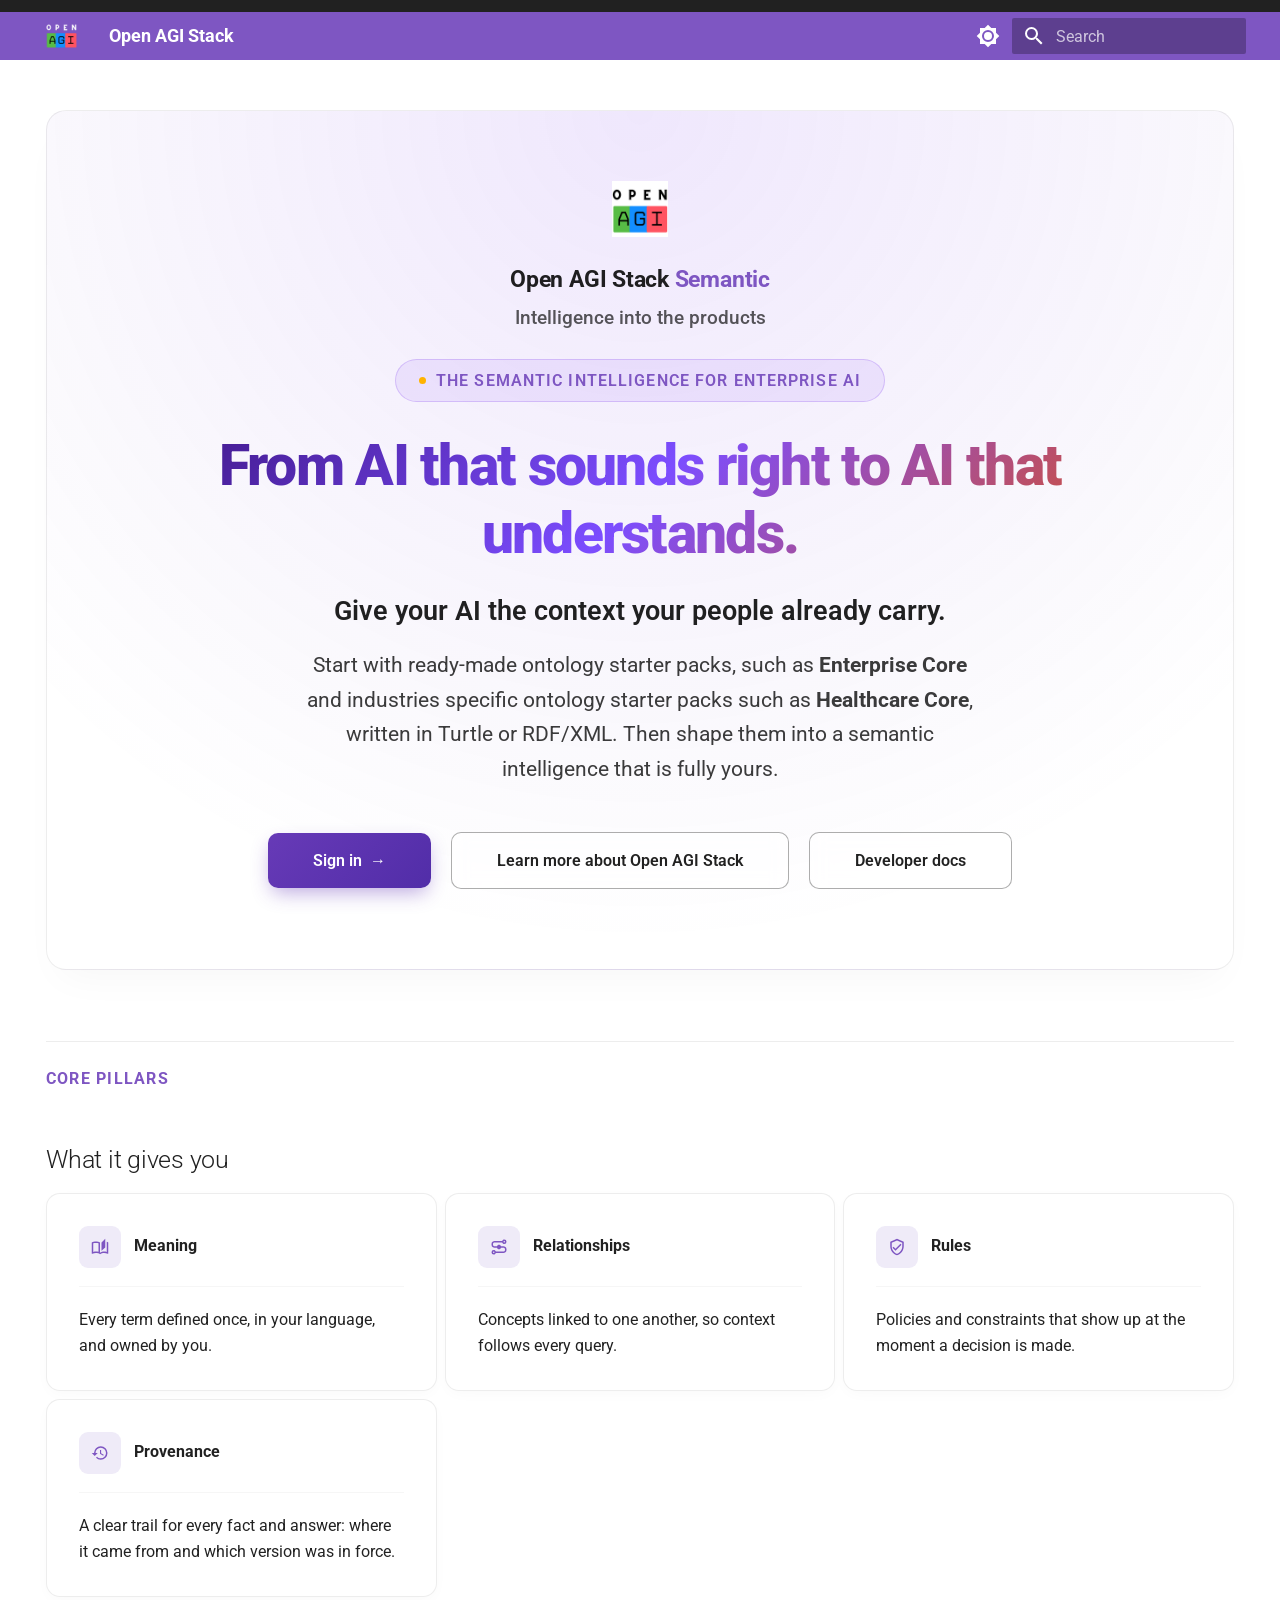
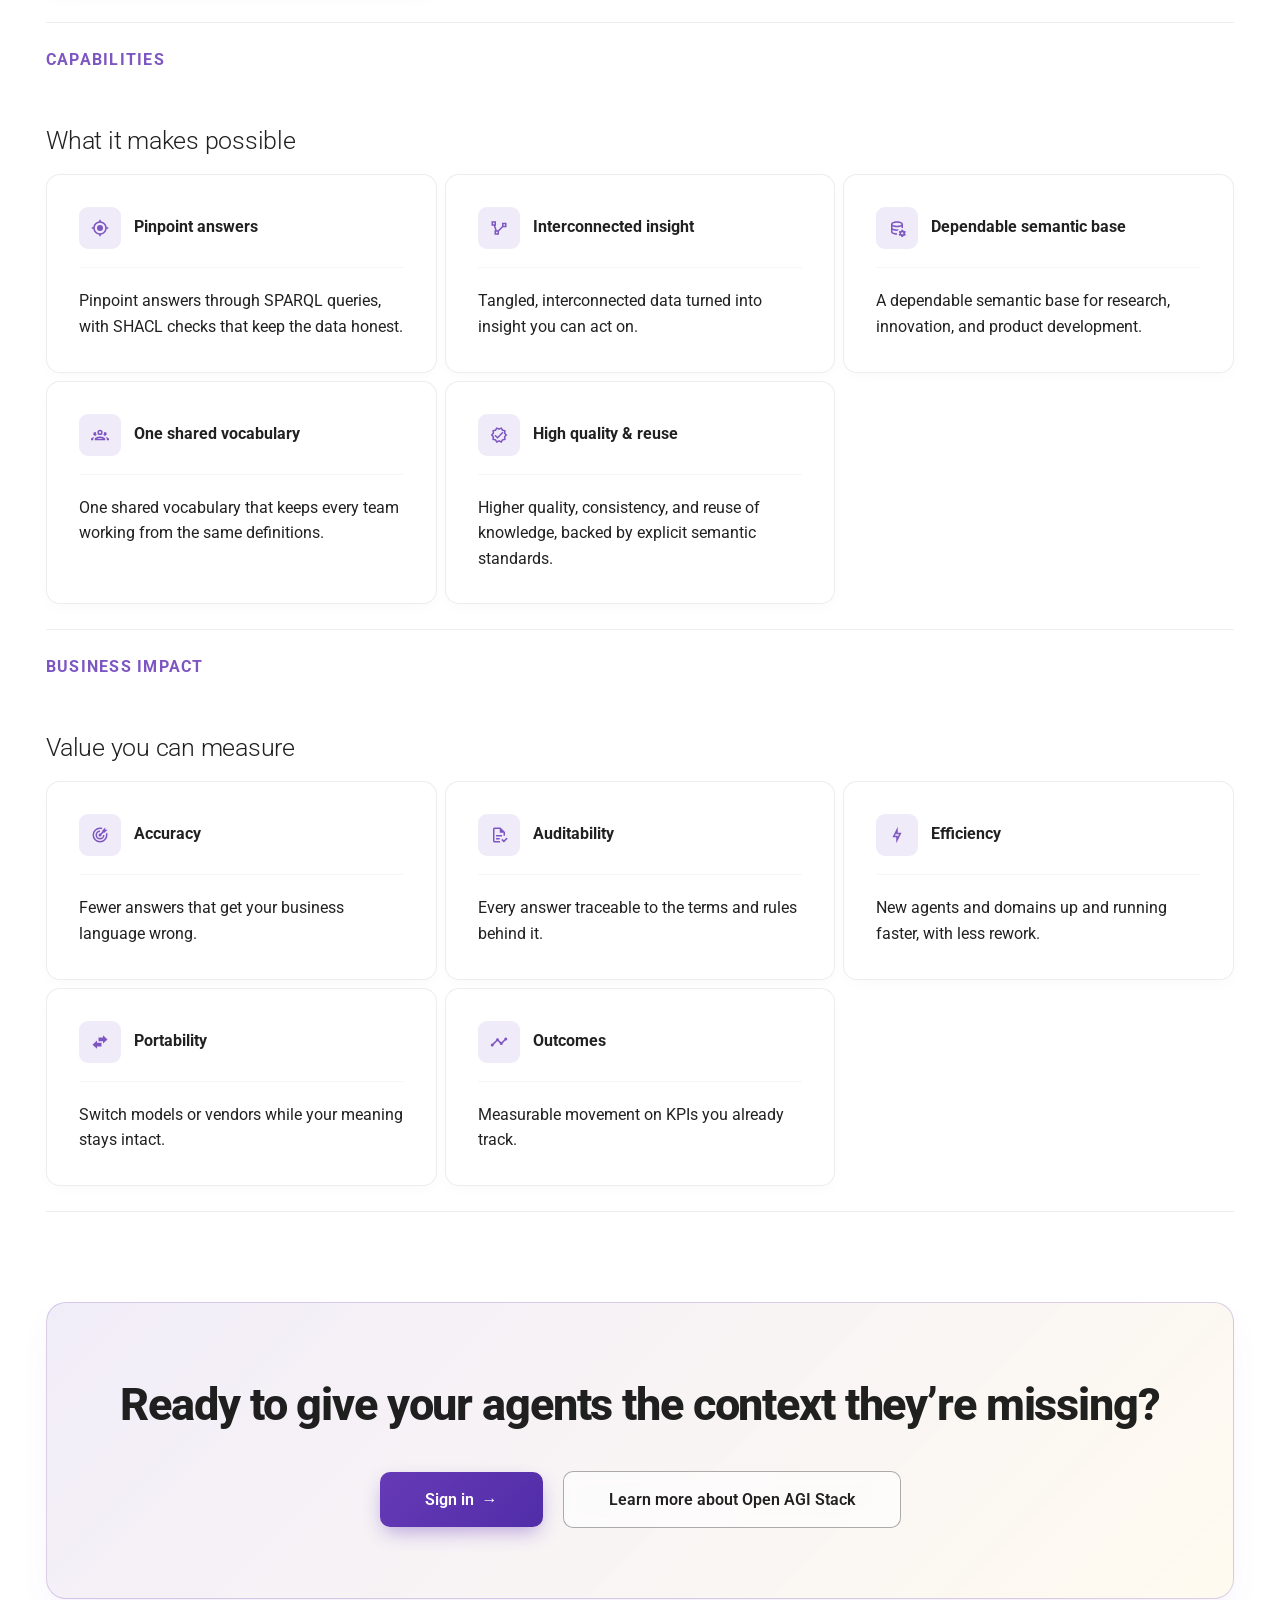
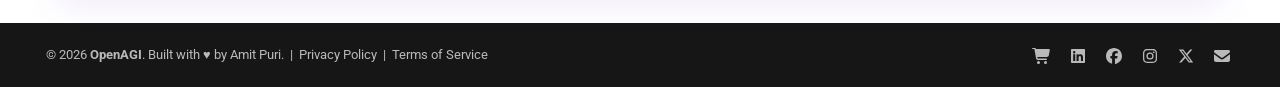
<file: index.html>
<!doctype html>
<html lang="en" class="no-js">
  <head>
    
      <meta charset="utf-8">
      <meta name="viewport" content="width=device-width,initial-scale=1">
      
        <meta name="description" content="The semantic Intelligence for enterprise AI — From AI that sounds right to AI that understands.">
      
      
      
        <link rel="canonical" href="https://openagistack.github.io/">
      
      
      
        <link rel="next" href="login/">
      
      
        
      
      
      <link rel="icon" href="img/logo-dark.png">
      <meta name="generator" content="mkdocs-1.6.1, mkdocs-material-9.8.0">
    
    
      
        <title>Open AGI Stack | Semantic Intelligence - Open AGI Stack</title>
      
    
    
      <link rel="stylesheet" href="assets/stylesheets/main.57a0d79d.min.css">
      
        
        <link rel="stylesheet" href="assets/stylesheets/palette.fb2fffe2.min.css">
      
      


    
    
      
    
    
      
        
        
        <link rel="preconnect" href="https://fonts.gstatic.com" crossorigin>
        <link rel="stylesheet" href="https://fonts.googleapis.com/css?family=Roboto:300,300i,400,400i,700,700i%7CRoboto+Mono:400,400i,700,700i&display=fallback">
        <style>:root{--md-text-font:"Roboto";--md-code-font:"Roboto Mono"}</style>
      
    
    
      <link rel="stylesheet" href="stylesheets/extra.css">
    
    <script>__md_scope=new URL(".",location),__md_hash=e=>[...e].reduce(((e,_)=>(e<<5)-e+_.charCodeAt(0)),0),__md_get=(e,_=localStorage,t=__md_scope)=>JSON.parse(_.getItem(t.pathname+"."+e)),__md_set=(e,_,t=localStorage,a=__md_scope)=>{try{t.setItem(a.pathname+"."+e,JSON.stringify(_))}catch(e){}}</script>
    
      

    
    
  </head>
  
  
    
    
      
    
    
    
    
    <body dir="ltr" data-md-color-scheme="default" data-md-color-primary="deep-purple" data-md-color-accent="amber">
  
    
    <input class="md-toggle" data-md-toggle="drawer" type="checkbox" id="__drawer" autocomplete="off">
    <input class="md-toggle" data-md-toggle="search" type="checkbox" id="__search" autocomplete="off">
    <label class="md-overlay" for="__drawer"></label>
    <div data-md-component="skip">
      
        
        <a href="#what-it-gives-you" class="md-skip">
          Skip to content
        </a>
      
    </div>
    <div data-md-component="announce">
      
        <aside class="md-banner">
          <div class="md-banner__inner md-grid md-typeset">
            
            
  

          </div>
          
        </aside>
      
    </div>
    
    
      

  

<header class="md-header md-header--shadow" data-md-component="header">
  <nav class="md-header__inner md-grid" aria-label="Header">
    <a href="." title="Open AGI Stack" class="md-header__button md-logo" aria-label="Open AGI Stack" data-md-component="logo">
      
  <img src="img/logo-dark.png" alt="logo">

    </a>
    <label class="md-header__button md-icon" for="__drawer">
      
      <svg xmlns="http://www.w3.org/2000/svg" viewBox="0 0 24 24"><path d="M3 6h18v2H3zm0 5h18v2H3zm0 5h18v2H3z"/></svg>
    </label>
    <div class="md-header__title" data-md-component="header-title">
      <div class="md-header__ellipsis">
        <div class="md-header__topic">
          <span class="md-ellipsis">
            Open AGI Stack
          </span>
        </div>
        <div class="md-header__topic" data-md-component="header-topic">
          <span class="md-ellipsis">
            
              Open AGI Stack | Semantic Intelligence
            
          </span>
        </div>
      </div>
    </div>
    
      
        <form class="md-header__option" data-md-component="palette">
  
    
    
    
    <input class="md-option" data-md-color-media="" data-md-color-scheme="default" data-md-color-primary="deep-purple" data-md-color-accent="amber"  aria-label="Switch to dark mode"  type="radio" name="__palette" id="__palette_0">
    
      <label class="md-header__button md-icon" title="Switch to dark mode" for="__palette_1" hidden>
        <svg xmlns="http://www.w3.org/2000/svg" viewBox="0 0 24 24"><path d="M12 8a4 4 0 0 0-4 4 4 4 0 0 0 4 4 4 4 0 0 0 4-4 4 4 0 0 0-4-4m0 10a6 6 0 0 1-6-6 6 6 0 0 1 6-6 6 6 0 0 1 6 6 6 6 0 0 1-6 6m8-9.31V4h-4.69L12 .69 8.69 4H4v4.69L.69 12 4 15.31V20h4.69L12 23.31 15.31 20H20v-4.69L23.31 12z"/></svg>
      </label>
    
  
    
    
    
    <input class="md-option" data-md-color-media="" data-md-color-scheme="slate" data-md-color-primary="deep-purple" data-md-color-accent="amber"  aria-label="Switch to light mode"  type="radio" name="__palette" id="__palette_1">
    
      <label class="md-header__button md-icon" title="Switch to light mode" for="__palette_0" hidden>
        <svg xmlns="http://www.w3.org/2000/svg" viewBox="0 0 24 24"><path d="M12 18c-.89 0-1.74-.2-2.5-.55C11.56 16.5 13 14.42 13 12s-1.44-4.5-3.5-5.45C10.26 6.2 11.11 6 12 6a6 6 0 0 1 6 6 6 6 0 0 1-6 6m8-9.31V4h-4.69L12 .69 8.69 4H4v4.69L.69 12 4 15.31V20h4.69L12 23.31 15.31 20H20v-4.69L23.31 12z"/></svg>
      </label>
    
  
</form>
      
    
    
      <script>var palette=__md_get("__palette");if(palette&&palette.color){if("(prefers-color-scheme)"===palette.color.media){var media=matchMedia("(prefers-color-scheme: light)"),input=document.querySelector(media.matches?"[data-md-color-media='(prefers-color-scheme: light)']":"[data-md-color-media='(prefers-color-scheme: dark)']");palette.color.media=input.getAttribute("data-md-color-media"),palette.color.scheme=input.getAttribute("data-md-color-scheme"),palette.color.primary=input.getAttribute("data-md-color-primary"),palette.color.accent=input.getAttribute("data-md-color-accent")}for(var[key,value]of Object.entries(palette.color))document.body.setAttribute("data-md-color-"+key,value)}</script>
    
    
    
      
      
        <label class="md-header__button md-icon" for="__search">
          
          <svg xmlns="http://www.w3.org/2000/svg" viewBox="0 0 24 24"><path d="M9.5 3A6.5 6.5 0 0 1 16 9.5c0 1.61-.59 3.09-1.56 4.23l.27.27h.79l5 5-1.5 1.5-5-5v-.79l-.27-.27A6.52 6.52 0 0 1 9.5 16 6.5 6.5 0 0 1 3 9.5 6.5 6.5 0 0 1 9.5 3m0 2C7 5 5 7 5 9.5S7 14 9.5 14 14 12 14 9.5 12 5 9.5 5"/></svg>
        </label>
        <div class="md-search" data-md-component="search" role="dialog">
  <label class="md-search__overlay" for="__search"></label>
  <div class="md-search__inner" role="search">
    <form class="md-search__form" name="search">
      <input type="text" class="md-search__input" name="query" aria-label="Search" placeholder="Search" autocapitalize="off" autocorrect="off" autocomplete="off" spellcheck="false" data-md-component="search-query" required>
      <label class="md-search__icon md-icon" for="__search">
        
        <svg xmlns="http://www.w3.org/2000/svg" viewBox="0 0 24 24"><path d="M9.5 3A6.5 6.5 0 0 1 16 9.5c0 1.61-.59 3.09-1.56 4.23l.27.27h.79l5 5-1.5 1.5-5-5v-.79l-.27-.27A6.52 6.52 0 0 1 9.5 16 6.5 6.5 0 0 1 3 9.5 6.5 6.5 0 0 1 9.5 3m0 2C7 5 5 7 5 9.5S7 14 9.5 14 14 12 14 9.5 12 5 9.5 5"/></svg>
        
        <svg xmlns="http://www.w3.org/2000/svg" viewBox="0 0 24 24"><path d="M20 11v2H8l5.5 5.5-1.42 1.42L4.16 12l7.92-7.92L13.5 5.5 8 11z"/></svg>
      </label>
      <nav class="md-search__options" aria-label="Search">
        
        <button type="reset" class="md-search__icon md-icon" title="Clear" aria-label="Clear" tabindex="-1">
          
          <svg xmlns="http://www.w3.org/2000/svg" viewBox="0 0 24 24"><path d="M19 6.41 17.59 5 12 10.59 6.41 5 5 6.41 10.59 12 5 17.59 6.41 19 12 13.41 17.59 19 19 17.59 13.41 12z"/></svg>
        </button>
      </nav>
      
    </form>
    <div class="md-search__output">
      <div class="md-search__scrollwrap" tabindex="0" data-md-scrollfix>
        <div class="md-search-result" data-md-component="search-result">
          <div class="md-search-result__meta">
            Initializing search
          </div>
          <ol class="md-search-result__list" role="presentation"></ol>
        </div>
      </div>
    </div>
  </div>
</div>
      
    
    
  </nav>
  
</header>
    
    <div class="md-container" data-md-component="container">
      
      
        
          
        
      
      <main class="md-main" data-md-component="main">
        <div class="md-main__inner md-grid">
          
            
              
                
              
              <div class="md-sidebar md-sidebar--primary" data-md-component="sidebar" data-md-type="navigation" hidden>
                <div class="md-sidebar__scrollwrap">
                  <div class="md-sidebar__inner">
                    



<nav class="md-nav md-nav--primary" aria-label="Navigation" data-md-level="0">
  <label class="md-nav__title" for="__drawer">
    <a href="." title="Open AGI Stack" class="md-nav__button md-logo" aria-label="Open AGI Stack" data-md-component="logo">
      
  <img src="img/logo-dark.png" alt="logo">

    </a>
    Open AGI Stack
  </label>
  
  <ul class="md-nav__list" data-md-scrollfix>
    
      
      
  
  
    
  
  
  
    <li class="md-nav__item md-nav__item--active">
      
      <input class="md-nav__toggle md-toggle" type="checkbox" id="__toc">
      
      
      
        <label class="md-nav__link md-nav__link--active" for="__toc">
          
  
  
  <span class="md-ellipsis">
    
  
    Home
  

    
  </span>
  
  

          <span class="md-nav__icon md-icon"></span>
        </label>
      
      <a href="." class="md-nav__link md-nav__link--active">
        
  
  
  <span class="md-ellipsis">
    
  
    Home
  

    
  </span>
  
  

      </a>
      
        

<nav class="md-nav md-nav--secondary" aria-label="Table of contents">
  
  
  
  
    <label class="md-nav__title" for="__toc">
      <span class="md-nav__icon md-icon"></span>
      Table of contents
    </label>
    <ul class="md-nav__list" data-md-component="toc" data-md-scrollfix>
      
        <li class="md-nav__item">
  <a href="#what-it-gives-you" class="md-nav__link">
    <span class="md-ellipsis">
      
        What it gives you
      
    </span>
  </a>
  
</li>
      
        <li class="md-nav__item">
  <a href="#what-it-makes-possible" class="md-nav__link">
    <span class="md-ellipsis">
      
        What it makes possible
      
    </span>
  </a>
  
</li>
      
        <li class="md-nav__item">
  <a href="#value-you-can-measure" class="md-nav__link">
    <span class="md-ellipsis">
      
        Value you can measure
      
    </span>
  </a>
  
</li>
      
    </ul>
  
</nav>
      
    </li>
  

    
      
      
  
  
  
  
    <li class="md-nav__item">
      <a href="login/" class="md-nav__link">
        
  
  
  <span class="md-ellipsis">
    
  
    Developer docs
  

    
  </span>
  
  

      </a>
    </li>
  

    
  </ul>
</nav>
                  </div>
                </div>
              </div>
            
            
              
                
              
              <div class="md-sidebar md-sidebar--secondary" data-md-component="sidebar" data-md-type="toc" hidden>
                <div class="md-sidebar__scrollwrap">
                  <div class="md-sidebar__inner">
                    

<nav class="md-nav md-nav--secondary" aria-label="Table of contents">
  
  
  
  
    <label class="md-nav__title" for="__toc">
      <span class="md-nav__icon md-icon"></span>
      Table of contents
    </label>
    <ul class="md-nav__list" data-md-component="toc" data-md-scrollfix>
      
        <li class="md-nav__item">
  <a href="#what-it-gives-you" class="md-nav__link">
    <span class="md-ellipsis">
      
        What it gives you
      
    </span>
  </a>
  
</li>
      
        <li class="md-nav__item">
  <a href="#what-it-makes-possible" class="md-nav__link">
    <span class="md-ellipsis">
      
        What it makes possible
      
    </span>
  </a>
  
</li>
      
        <li class="md-nav__item">
  <a href="#value-you-can-measure" class="md-nav__link">
    <span class="md-ellipsis">
      
        Value you can measure
      
    </span>
  </a>
  
</li>
      
    </ul>
  
</nav>
                  </div>
                </div>
              </div>
            
          
          
            <div class="md-content" data-md-component="content">
              
              <article class="md-content__inner md-typeset">
                
                  
  




<div class="hero-container">
  <div style="margin-bottom: 1.25rem;">
    <img src="img/logo-light.png" alt="Open AGI Stack logo" class="only-light" style="height: 56px; width: auto; margin-bottom: 0.85rem;" />
    <img src="img/logo-dark.png" alt="Open AGI Stack logo" class="only-dark" style="height: 56px; width: auto; margin-bottom: 0.85rem;" />
    <span style="display: block; font-size: 1.15rem; font-weight: 700; letter-spacing: -0.01em; color: var(--md-default-fg-color);">
      Open AGI Stack <span style="color: var(--md-primary-fg-color);">Semantic</span>
    </span>
    <span style="display: block; font-size: 0.95rem; font-weight: 500; opacity: 0.75; margin-top: 0.25rem;">
      Intelligence into the products
    </span>
  </div>

  <span class="hero-pill-badge">
    <span class="hero-pulse-dot"></span>
    The semantic Intelligence for enterprise AI
  </span>

  <h1 class="hero-title">
    From AI that sounds right to AI that understands.
  </h1>

  <p class="hero-lead">
    Give your AI the context your people already carry.
  </p>

  <p class="hero-intro">
    Start with ready-made ontology starter packs, such as <strong>Enterprise Core</strong> and industries specific ontology starter packs such as <strong>Healthcare Core</strong>, written in Turtle or RDF/XML. Then shape them into a semantic intelligence that is fully yours.
  </p>

  <div style="display: flex; gap: 1rem; justify-content: center; align-items: center; flex-wrap: wrap;">
    <a href="https://semantic.openagistack.com/login" class="md-button btn-primary-gradient">
      Sign in &nbsp;→
    </a>
    <a href="https://go.openagistack.com/" class="md-button btn-secondary-ghost">
      Learn more about Open AGI Stack
    </a>
    <a href="login/" class="md-button btn-secondary-ghost">
      Developer docs
    </a>
  </div>
</div>

<hr />
<p><span class="section-intro-badge">Core Pillars</span></p>
<h2 id="what-it-gives-you">What it gives you</h2>
<div class="grid cards">
<ul>
<li>
<p><span class="twemoji"><svg xmlns="http://www.w3.org/2000/svg" viewBox="0 0 24 24"><path d="m19 1-5 5v11l5-4.5zm2 4v13.5c-1.1-.35-2.3-.5-3.5-.5-1.7 0-4.15.65-5.5 1.5V6c-1.45-1.1-3.55-1.5-5.5-1.5S2.45 4.9 1 6v14.65c0 .25.25.5.5.5.1 0 .15-.05.25-.05C3.1 20.45 5.05 20 6.5 20c1.95 0 4.05.4 5.5 1.5 1.35-.85 3.8-1.5 5.5-1.5 1.65 0 3.35.3 4.75 1.05.1.05.15.05.25.05.25 0 .5-.25.5-.5V6c-.6-.45-1.25-.75-2-1M10 18.41C8.75 18.09 7.5 18 6.5 18c-1.06 0-2.32.19-3.5.5V7.13c.91-.4 2.14-.63 3.5-.63s2.59.23 3.5.63z"/></svg></span> <strong>Meaning</strong></p>
<hr />
<p>Every term defined once, in your language, and owned by you.</p>
</li>
<li>
<p><span class="twemoji"><svg xmlns="http://www.w3.org/2000/svg" viewBox="0 0 24 24"><path d="M18 11h-3.18C14.4 9.84 13.3 9 12 9s-2.4.84-2.82 2H6c-.33 0-2-.1-2-2V8c0-1.83 1.54-2 2-2h10.18C16.6 7.16 17.7 8 19 8a3 3 0 0 0 3-3 3 3 0 0 0-3-3c-1.3 0-2.4.84-2.82 2H6C4.39 4 2 5.06 2 8v1c0 2.94 2.39 4 4 4h3.18c.42 1.16 1.52 2 2.82 2s2.4-.84 2.82-2H18c.33 0 2 .1 2 2v1c0 1.83-1.54 2-2 2H7.82C7.4 16.84 6.3 16 5 16a3 3 0 0 0-3 3 3 3 0 0 0 3 3c1.3 0 2.4-.84 2.82-2H18c1.61 0 4-1.07 4-4v-1c0-2.93-2.39-4-4-4m1-7a1 1 0 0 1 1 1 1 1 0 0 1-1 1 1 1 0 0 1-1-1 1 1 0 0 1 1-1M5 20a1 1 0 0 1-1-1 1 1 0 0 1 1-1 1 1 0 0 1 1 1 1 1 0 0 1-1 1"/></svg></span> <strong>Relationships</strong></p>
<hr />
<p>Concepts linked to one another, so context follows every query.</p>
</li>
<li>
<p><span class="twemoji"><svg xmlns="http://www.w3.org/2000/svg" viewBox="0 0 24 24"><path d="M21 11c0 5.55-3.84 10.74-9 12-5.16-1.26-9-6.45-9-12V5l9-4 9 4zm-9 10c3.75-1 7-5.46 7-9.78V6.3l-7-3.12L5 6.3v4.92C5 15.54 8.25 20 12 21m-2-4-4-4 1.41-1.41L10 14.17l6.59-6.59L18 9"/></svg></span> <strong>Rules</strong></p>
<hr />
<p>Policies and constraints that show up at the moment a decision is made.</p>
</li>
<li>
<p><span class="twemoji"><svg xmlns="http://www.w3.org/2000/svg" viewBox="0 0 24 24"><path d="M13.5 8H12v5l4.28 2.54.72-1.21-3.5-2.08zM13 3a9 9 0 0 0-9 9H1l3.96 4.03L9 12H6a7 7 0 0 1 7-7 7 7 0 0 1 7 7 7 7 0 0 1-7 7c-1.93 0-3.68-.79-4.94-2.06l-1.42 1.42A8.9 8.9 0 0 0 13 21a9 9 0 0 0 9-9 9 9 0 0 0-9-9"/></svg></span> <strong>Provenance</strong></p>
<hr />
<p>A clear trail for every fact and answer: where it came from and which version was in force.</p>
</li>
</ul>
</div>
<hr />
<p><span class="section-intro-badge">Capabilities</span></p>
<h2 id="what-it-makes-possible">What it makes possible</h2>
<div class="grid cards">
<ul>
<li>
<p><span class="twemoji"><svg xmlns="http://www.w3.org/2000/svg" viewBox="0 0 24 24"><path d="M12 8a4 4 0 0 1 4 4 4 4 0 0 1-4 4 4 4 0 0 1-4-4 4 4 0 0 1 4-4m-8.95 5H1v-2h2.05C3.5 6.83 6.83 3.5 11 3.05V1h2v2.05c4.17.45 7.5 3.78 7.95 7.95H23v2h-2.05c-.45 4.17-3.78 7.5-7.95 7.95V23h-2v-2.05C6.83 20.5 3.5 17.17 3.05 13M12 5a7 7 0 0 0-7 7 7 7 0 0 0 7 7 7 7 0 0 0 7-7 7 7 0 0 0-7-7"/></svg></span> <strong>Pinpoint answers</strong></p>
<hr />
<p>Pinpoint answers through SPARQL queries, with SHACL checks that keep the data honest.</p>
</li>
<li>
<p><span class="twemoji"><svg xmlns="http://www.w3.org/2000/svg" viewBox="0 0 24 24"><path d="M2 3v6h2.95l2 6H6v6h6v-4.59L17.41 11H22V5h-6v4.57L10.59 15H9.06l-2-6H8V3M4 5h2v2H4m14 0h2v2h-2M8 17h2v2H8Z"/></svg></span> <strong>Interconnected insight</strong></p>
<hr />
<p>Tangled, interconnected data turned into insight you can act on.</p>
</li>
<li>
<p><span class="twemoji"><svg xmlns="http://www.w3.org/2000/svg" viewBox="0 0 24 24"><path d="M12 14c-2.42 0-4.7-.6-6-1.55V9.64c1.47.83 3.61 1.36 6 1.36s4.53-.53 6-1.36v2.44c.33-.05.66-.08 1-.08s.67.03 1 .08V7c0-2.21-3.58-4-8-4S4 4.79 4 7v10c0 2.21 3.59 4 8 4h.29a7.4 7.4 0 0 1-.29-2c-3.87 0-6-1.5-6-2v-2.23c1.61.78 3.72 1.23 6 1.23.24 0 .47 0 .7-.03.4-.83.95-1.56 1.62-2.16-.74.12-1.52.19-2.32.19m0-9c3.87 0 6 1.5 6 2s-2.13 2-6 2-6-1.5-6-2 2.13-2 6-2m10.7 14.6v-1l1.1-.8c.1-.1.2-.2.1-.3l-1-1.7c0-.1-.2-.1-.3-.1l-1.2.5c-.3-.2-.6-.4-.9-.5l-.2-1.3c0-.1-.1-.2-.2-.2h-2c-.2 0-.3.1-.3.2l-.2 1.3c-.3.2-.5.3-.8.5l-1.2-.5c-.1 0-.2 0-.3.1l-1 1.7c0 .1 0 .2.1.3l1.1.8v1l-1.1.8c-.1.1-.2.2-.1.3l1 1.7c.1.1.2.1.3.1l1.2-.5c.2.2.5.4.8.5l.2 1.3c.1.1.2.2.3.2h2c.1 0 .2-.1.2-.2l.2-1.3c.3-.2.5-.3.8-.5l1.2.4c.1 0 .2 0 .3-.1l1-1.7c.1-.1.1-.2 0-.2zm-3.7.9c-.8 0-1.5-.7-1.5-1.5s.7-1.5 1.5-1.5 1.5.7 1.5 1.5-.7 1.5-1.5 1.5"/></svg></span> <strong>Dependable semantic base</strong></p>
<hr />
<p>A dependable semantic base for research, innovation, and product development.</p>
</li>
<li>
<p><span class="twemoji"><svg xmlns="http://www.w3.org/2000/svg" viewBox="0 0 24 24"><path d="M12 5a3.5 3.5 0 0 0-3.5 3.5A3.5 3.5 0 0 0 12 12a3.5 3.5 0 0 0 3.5-3.5A3.5 3.5 0 0 0 12 5m0 2a1.5 1.5 0 0 1 1.5 1.5A1.5 1.5 0 0 1 12 10a1.5 1.5 0 0 1-1.5-1.5A1.5 1.5 0 0 1 12 7M5.5 8A2.5 2.5 0 0 0 3 10.5c0 .94.53 1.75 1.29 2.18.36.2.77.32 1.21.32s.85-.12 1.21-.32c.37-.21.68-.51.91-.87A5.42 5.42 0 0 1 6.5 8.5v-.28c-.3-.14-.64-.22-1-.22m13 0c-.36 0-.7.08-1 .22v.28c0 1.2-.39 2.36-1.12 3.31.12.19.25.34.4.49a2.482 2.482 0 0 0 1.72.7c.44 0 .85-.12 1.21-.32.76-.43 1.29-1.24 1.29-2.18A2.5 2.5 0 0 0 18.5 8M12 14c-2.34 0-7 1.17-7 3.5V19h14v-1.5c0-2.33-4.66-3.5-7-3.5m-7.29.55C2.78 14.78 0 15.76 0 17.5V19h3v-1.93c0-1.01.69-1.85 1.71-2.52m14.58 0c1.02.67 1.71 1.51 1.71 2.52V19h3v-1.5c0-1.74-2.78-2.72-4.71-2.95M12 16c1.53 0 3.24.5 4.23 1H7.77c.99-.5 2.7-1 4.23-1"/></svg></span> <strong>One shared vocabulary</strong></p>
<hr />
<p>One shared vocabulary that keeps every team working from the same definitions.</p>
</li>
<li>
<p><span class="twemoji"><svg xmlns="http://www.w3.org/2000/svg" viewBox="0 0 24 24"><path d="m23 12-2.4-2.8.3-3.7-3.6-.8-1.9-3.2L12 3 8.6 1.5 6.7 4.7l-3.6.8.3 3.7L1 12l2.4 2.8-.3 3.7 3.6.8 1.9 3.2L12 21l3.4 1.5 1.9-3.2 3.6-.8-.3-3.7zm-4.3 4.9-2.7.6-1.4 2.4-2.6-1.1-2.6 1.1L8 17.5l-2.7-.6.2-2.8L3.7 12l1.8-2.1-.2-2.8L8 6.5l1.4-2.4L12 5.2l2.6-1.1L16 6.5l2.7.6-.2 2.8 1.8 2.1-1.8 2.1zm-2.1-9.3L18 9l-8 8-4-4 1.4-1.4 2.6 2.6z"/></svg></span> <strong>High quality &amp; reuse</strong></p>
<hr />
<p>Higher quality, consistency, and reuse of knowledge, backed by explicit semantic standards.</p>
</li>
</ul>
</div>
<hr />
<p><span class="section-intro-badge">Business Impact</span></p>
<h2 id="value-you-can-measure">Value you can measure</h2>
<div class="grid cards">
<ul>
<li>
<p><span class="twemoji"><svg xmlns="http://www.w3.org/2000/svg" viewBox="0 0 24 24"><path d="M12 2A10 10 0 0 0 2 12a10 10 0 0 0 10 10 10 10 0 0 0 10-10c0-1.16-.21-2.31-.61-3.39l-1.6 1.6c.14.59.21 1.19.21 1.79a8 8 0 0 1-8 8 8 8 0 0 1-8-8 8 8 0 0 1 8-8c.6 0 1.2.07 1.79.21L15.4 2.6C14.31 2.21 13.16 2 12 2m7 0-4 4v1.5l-2.55 2.55C12.3 10 12.15 10 12 10a2 2 0 0 0-2 2 2 2 0 0 0 2 2 2 2 0 0 0 2-2c0-.15 0-.3-.05-.45L16.5 9H18l4-4h-3zm-7 4a6 6 0 0 0-6 6 6 6 0 0 0 6 6 6 6 0 0 0 6-6h-2a4 4 0 0 1-4 4 4 4 0 0 1-4-4 4 4 0 0 1 4-4z"/></svg></span> <strong>Accuracy</strong></p>
<hr />
<p>Fewer answers that get your business language wrong.</p>
</li>
<li>
<p><span class="twemoji"><svg xmlns="http://www.w3.org/2000/svg" viewBox="0 0 24 24"><path d="m23.5 17-5 5-3.5-3.5 1.5-1.5 2 2 3.5-3.5zM6 2a2 2 0 0 0-2 2v16c0 1.11.89 2 2 2h7.81c-.36-.62-.61-1.3-.73-2H6V4h7v5h5v4.08c.33-.05.67-.08 1-.08.34 0 .67.03 1 .08V8l-6-6M8 12v2h8v-2m-8 4v2h5v-2Z"/></svg></span> <strong>Auditability</strong></p>
<hr />
<p>Every answer traceable to the terms and rules behind it.</p>
</li>
<li>
<p><span class="twemoji"><svg xmlns="http://www.w3.org/2000/svg" viewBox="0 0 24 24"><path d="M11 9.47V11h3.76L13 14.53V13H9.24zM13 1 6 15h5v8l7-14h-5z"/></svg></span> <strong>Efficiency</strong></p>
<hr />
<p>New agents and domains up and running faster, with less rework.</p>
</li>
<li>
<p><span class="twemoji"><svg xmlns="http://www.w3.org/2000/svg" viewBox="0 0 24 24"><path d="M8 10v3h6v5H8v3l-6-5.5zm14-1.5L16 3v3h-6v5h6v3z"/></svg></span> <strong>Portability</strong></p>
<hr />
<p>Switch models or vendors while your meaning stays intact.</p>
</li>
<li>
<p><span class="twemoji"><svg xmlns="http://www.w3.org/2000/svg" viewBox="0 0 24 24"><path d="m3 14 .5.07L8.07 9.5a1.95 1.95 0 0 1 .52-1.91c.78-.79 2.04-.79 2.82 0 .53.52.7 1.26.52 1.91l2.57 2.57.5-.07c.18 0 .35 0 .5.07l3.57-3.57C19 8.35 19 8.18 19 8a2 2 0 0 1 2-2 2 2 0 0 1 2 2 2 2 0 0 1-2 2c-.18 0-.35 0-.5-.07l-3.57 3.57c.07.15.07.32.07.5a2 2 0 0 1-2 2 2 2 0 0 1-2-2l.07-.5-2.57-2.57c-.32.07-.68.07-1 0L4.93 15.5 5 16a2 2 0 0 1-2 2 2 2 0 0 1-2-2 2 2 0 0 1 2-2"/></svg></span> <strong>Outcomes</strong></p>
<hr />
<p>Measurable movement on KPIs you already track.</p>
</li>
</ul>
</div>
<hr />
<div class="cta-banner">
  <h2>
    Ready to give your agents the context they’re missing?
  </h2>
  <div style="display: flex; gap: 1rem; justify-content: center; align-items: center; flex-wrap: wrap; margin-top: 1.75rem;">
    <a href="https://semantic.openagistack.com/login" class="md-button btn-primary-gradient">
      Sign in &nbsp;→
    </a>
    <a href="https://go.openagistack.com/" class="md-button btn-secondary-ghost">
      Learn more about Open AGI Stack
    </a>
  </div>
</div>







  
  




  



                
              </article>
            </div>
          
          
<script>var target=document.getElementById(location.hash.slice(1));target&&target.name&&(target.checked=target.name.startsWith("__tabbed_"))</script>
        </div>
        
      </main>
      
        <footer class="md-footer">
  
  <div class="md-footer-meta md-typeset">
    <div class="md-footer-meta__inner md-grid">
      <div class="md-copyright">
  
    <div class="md-copyright__highlight">
      &copy; 2026 <strong>OpenAGI</strong>. Built with &hearts; by <a href="https://go.amitpuri.com/home" target="_blank" rel="noopener">Amit Puri</a>. &nbsp;|&nbsp; <a href="https://semantic.openagistack.com/privacy" target="_blank" rel="noopener">Privacy Policy</a> &nbsp;|&nbsp; <a href="https://semantic.openagistack.com/terms" target="_blank" rel="noopener">Terms of Service</a>

    </div>
  
</div>
      
        
<div class="md-social">
  
    
    
    
    
    <a href="https://go.openagistack.com/buynow" target="_blank" rel="noopener" title="Buy Now" class="md-social__link">
      <svg xmlns="http://www.w3.org/2000/svg" viewBox="0 0 640 512"><!--! Font Awesome Free 7.1.0 by @fontawesome - https://fontawesome.com License - https://fontawesome.com/license/free (Icons: CC BY 4.0, Fonts: SIL OFL 1.1, Code: MIT License) Copyright 2025 Fonticons, Inc.--><path d="M24-16C10.7-16 0-5.3 0 8s10.7 24 24 24h45.3c3.9 0 7.2 2.8 7.9 6.6l52.1 286.3c6.2 34.2 36 59.1 70.8 59.1H456c13.3 0 24-10.7 24-24s-10.7-24-24-24H200.1c-11.6 0-21.5-8.3-23.6-19.7l-5.1-28.3H475c30.8 0 57.2-21.9 62.9-52.2l31-165.9c3.7-19.7-11.4-37.9-31.5-37.9H124.7l-.4-2c-4.8-26.6-28-46-55.1-46zm184 528a48 48 0 1 0 0-96 48 48 0 1 0 0 96m224 0a48 48 0 1 0 0-96 48 48 0 1 0 0 96"/></svg>
    </a>
  
    
    
    
    
    <a href="https://go.openagistack.com/linkedin" target="_blank" rel="noopener" title="LinkedIn" class="md-social__link">
      <svg xmlns="http://www.w3.org/2000/svg" viewBox="0 0 448 512"><!--! Font Awesome Free 7.1.0 by @fontawesome - https://fontawesome.com License - https://fontawesome.com/license/free (Icons: CC BY 4.0, Fonts: SIL OFL 1.1, Code: MIT License) Copyright 2025 Fonticons, Inc.--><path d="M416 32H31.9C14.3 32 0 46.5 0 64.3v383.4C0 465.5 14.3 480 31.9 480H416c17.6 0 32-14.5 32-32.3V64.3c0-17.8-14.4-32.3-32-32.3M135.4 416H69V202.2h66.5V416zM102.2 96a38.5 38.5 0 1 1 0 77 38.5 38.5 0 1 1 0-77m282.1 320h-66.4V312c0-24.8-.5-56.7-34.5-56.7-34.6 0-39.9 27-39.9 54.9V416h-66.4V202.2h63.7v29.2h.9c8.9-16.8 30.6-34.5 62.9-34.5 67.2 0 79.7 44.3 79.7 101.9z"/></svg>
    </a>
  
    
    
    
    
    <a href="https://go.openagistack.com/fb" target="_blank" rel="noopener" title="Facebook" class="md-social__link">
      <svg xmlns="http://www.w3.org/2000/svg" viewBox="0 0 512 512"><!--! Font Awesome Free 7.1.0 by @fontawesome - https://fontawesome.com License - https://fontawesome.com/license/free (Icons: CC BY 4.0, Fonts: SIL OFL 1.1, Code: MIT License) Copyright 2025 Fonticons, Inc.--><path d="M512 256C512 114.6 397.4 0 256 0S0 114.6 0 256c0 120 82.7 220.8 194.2 248.5V334.2h-52.8V256h52.8v-33.7c0-87.1 39.4-127.5 125-127.5 16.2 0 44.2 3.2 55.7 6.4V172c-6-.6-16.5-1-29.6-1-42 0-58.2 15.9-58.2 57.2V256h83.6l-14.4 78.2H287v175.9C413.8 494.8 512 386.9 512 256"/></svg>
    </a>
  
    
    
    
    
    <a href="https://go.openagistack.com/insta" target="_blank" rel="noopener" title="Instagram" class="md-social__link">
      <svg xmlns="http://www.w3.org/2000/svg" viewBox="0 0 448 512"><!--! Font Awesome Free 7.1.0 by @fontawesome - https://fontawesome.com License - https://fontawesome.com/license/free (Icons: CC BY 4.0, Fonts: SIL OFL 1.1, Code: MIT License) Copyright 2025 Fonticons, Inc.--><path d="M224.3 141a115 115 0 1 0-.6 230 115 115 0 1 0 .6-230m-.6 40.4a74.6 74.6 0 1 1 .6 149.2 74.6 74.6 0 1 1-.6-149.2m93.4-45.1a26.8 26.8 0 1 1 53.6 0 26.8 26.8 0 1 1-53.6 0m129.7 27.2c-1.7-35.9-9.9-67.7-36.2-93.9-26.2-26.2-58-34.4-93.9-36.2-37-2.1-147.9-2.1-184.9 0-35.8 1.7-67.6 9.9-93.9 36.1s-34.4 58-36.2 93.9c-2.1 37-2.1 147.9 0 184.9 1.7 35.9 9.9 67.7 36.2 93.9s58 34.4 93.9 36.2c37 2.1 147.9 2.1 184.9 0 35.9-1.7 67.7-9.9 93.9-36.2 26.2-26.2 34.4-58 36.2-93.9 2.1-37 2.1-147.8 0-184.8M399 388c-7.8 19.6-22.9 34.7-42.6 42.6-29.5 11.7-99.5 9-132.1 9s-102.7 2.6-132.1-9c-19.6-7.8-34.7-22.9-42.6-42.6-11.7-29.5-9-99.5-9-132.1s-2.6-102.7 9-132.1c7.8-19.6 22.9-34.7 42.6-42.6 29.5-11.7 99.5-9 132.1-9s102.7-2.6 132.1 9c19.6 7.8 34.7 22.9 42.6 42.6 11.7 29.5 9 99.5 9 132.1s2.7 102.7-9 132.1"/></svg>
    </a>
  
    
    
    
    
    <a href="https://go.openagistack.com/x" target="_blank" rel="noopener" title="X" class="md-social__link">
      <svg xmlns="http://www.w3.org/2000/svg" viewBox="0 0 448 512"><!--! Font Awesome Free 7.1.0 by @fontawesome - https://fontawesome.com License - https://fontawesome.com/license/free (Icons: CC BY 4.0, Fonts: SIL OFL 1.1, Code: MIT License) Copyright 2025 Fonticons, Inc.--><path d="M357.2 48h70.6L273.6 224.2 455 464H313L201.7 318.6 74.5 464H3.8l164.9-188.5L-5.2 48h145.6l100.5 132.9zm-24.8 373.8h39.1L119.1 88h-42z"/></svg>
    </a>
  
    
    
    
    
    <a href="mailto:info@amitpuri.com" target="_blank" rel="noopener" title="Email" class="md-social__link">
      <svg xmlns="http://www.w3.org/2000/svg" viewBox="0 0 512 512"><!--! Font Awesome Free 7.1.0 by @fontawesome - https://fontawesome.com License - https://fontawesome.com/license/free (Icons: CC BY 4.0, Fonts: SIL OFL 1.1, Code: MIT License) Copyright 2025 Fonticons, Inc.--><path d="M48 64C21.5 64 0 85.5 0 112c0 15.1 7.1 29.3 19.2 38.4l208 156a48 48 0 0 0 57.6 0l208-156c12.1-9.1 19.2-23.3 19.2-38.4 0-26.5-21.5-48-48-48zM0 196v188c0 35.3 28.7 64 64 64h384c35.3 0 64-28.7 64-64V196L313.6 344.8c-34.1 25.6-81.1 25.6-115.2 0z"/></svg>
    </a>
  
</div>
      
    </div>
  </div>
</footer>
      
    </div>
    <div class="md-dialog" data-md-component="dialog">
      <div class="md-dialog__inner md-typeset"></div>
    </div>
    
    
    
      
      
      <script id="__config" type="application/json">{"annotate": null, "base": ".", "features": ["navigation.instant", "content.action.edit", "content.code.copy"], "search": "assets/javascripts/workers/search.a7633da7.min.js", "tags": null, "translations": {"clipboard.copied": "Copied to clipboard", "clipboard.copy": "Copy to clipboard", "search.result.more.one": "1 more on this page", "search.result.more.other": "# more on this page", "search.result.none": "No matching documents", "search.result.one": "1 matching document", "search.result.other": "# matching documents", "search.result.placeholder": "Type to start searching", "search.result.term.missing": "Missing", "select.version": "Select version"}, "version": null}</script>
    
    
      <script src="assets/javascripts/bundle.c21346df.min.js"></script>
      
    
  </body>
</html>
</file>
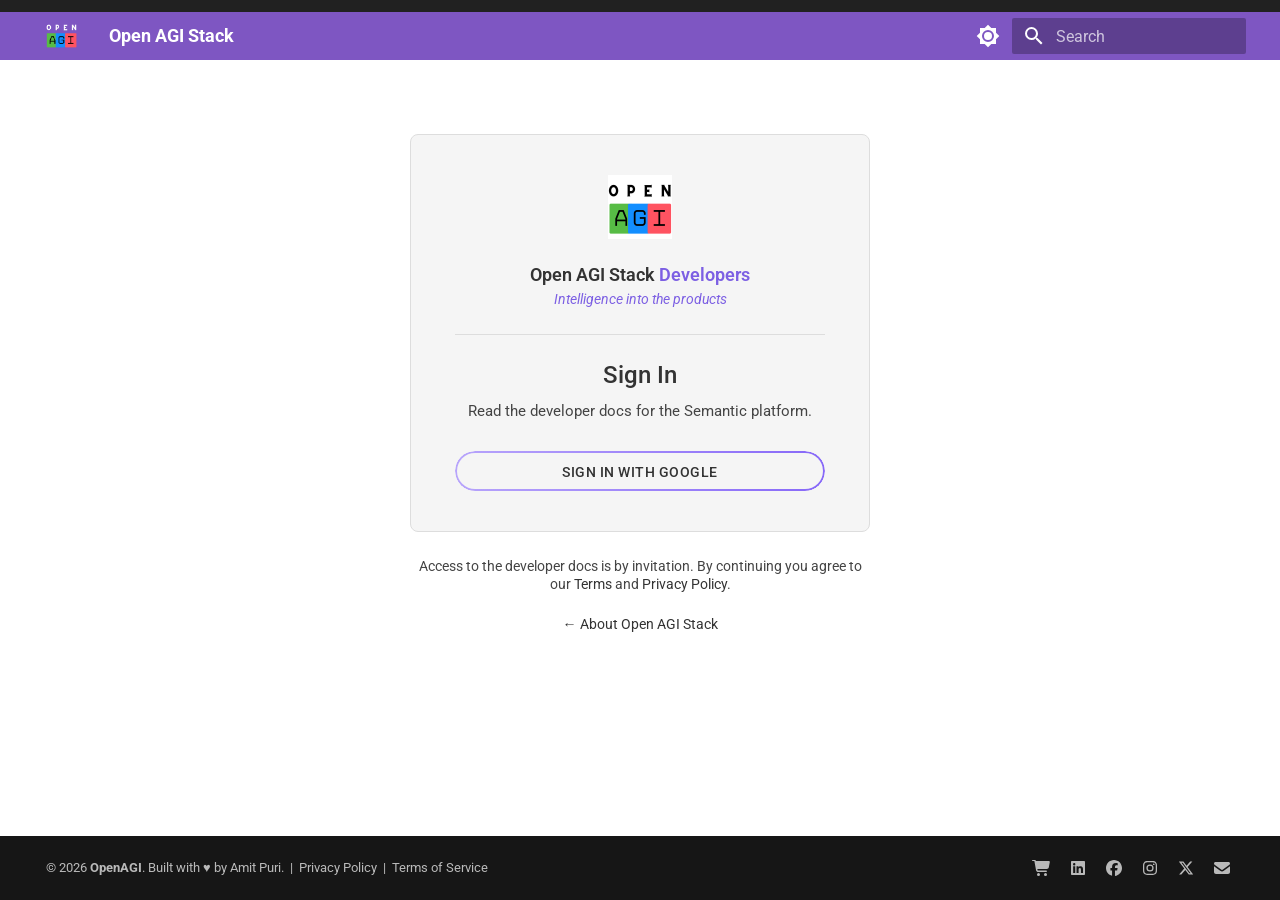
<file: login/index.html>
<!doctype html>
<html lang="en" class="no-js">
  <head>
    
      <meta charset="utf-8">
      <meta name="viewport" content="width=device-width,initial-scale=1">
      
        <meta name="description" content="Sign in to the Open AGI Stack developer docs. Access is by invitation.">
      
      
      
        <link rel="canonical" href="https://openagistack.github.io/login/">
      
      
        <link rel="prev" href="..">
      
      
      
        
      
      
      <link rel="icon" href="../img/logo-dark.png">
      <meta name="generator" content="mkdocs-1.6.1, mkdocs-material-9.8.0">
    
    
      
        <title>Developer docs sign-in - Open AGI Stack</title>
      
    
    
  
      <link rel="stylesheet" href="../assets/stylesheets/main.57a0d79d.min.css">
      
        
        <link rel="stylesheet" href="../assets/stylesheets/palette.fb2fffe2.min.css">
      
      


    
  <link rel="stylesheet" href="../stylesheets/login.css">

    
      
    
    
      
        
        
        <link rel="preconnect" href="https://fonts.gstatic.com" crossorigin>
        <link rel="stylesheet" href="https://fonts.googleapis.com/css?family=Roboto:300,300i,400,400i,700,700i%7CRoboto+Mono:400,400i,700,700i&display=fallback">
        <style>:root{--md-text-font:"Roboto";--md-code-font:"Roboto Mono"}</style>
      
    
    
      <link rel="stylesheet" href="../stylesheets/extra.css">
    
    <script>__md_scope=new URL("..",location),__md_hash=e=>[...e].reduce(((e,_)=>(e<<5)-e+_.charCodeAt(0)),0),__md_get=(e,_=localStorage,t=__md_scope)=>JSON.parse(_.getItem(t.pathname+"."+e)),__md_set=(e,_,t=localStorage,a=__md_scope)=>{try{t.setItem(a.pathname+"."+e,JSON.stringify(_))}catch(e){}}</script>
    
      

    
    
  </head>
  
  
    
    
      
    
    
    
    
    <body dir="ltr" data-md-color-scheme="default" data-md-color-primary="deep-purple" data-md-color-accent="amber">
  
    
    <input class="md-toggle" data-md-toggle="drawer" type="checkbox" id="__drawer" autocomplete="off">
    <input class="md-toggle" data-md-toggle="search" type="checkbox" id="__search" autocomplete="off">
    <label class="md-overlay" for="__drawer"></label>
    <div data-md-component="skip">
      
    </div>
    <div data-md-component="announce">
      
        <aside class="md-banner">
          <div class="md-banner__inner md-grid md-typeset">
            
            
  

          </div>
          
        </aside>
      
    </div>
    
    
      

  

<header class="md-header md-header--shadow" data-md-component="header">
  <nav class="md-header__inner md-grid" aria-label="Header">
    <a href=".." title="Open AGI Stack" class="md-header__button md-logo" aria-label="Open AGI Stack" data-md-component="logo">
      
  <img src="../img/logo-dark.png" alt="logo">

    </a>
    <label class="md-header__button md-icon" for="__drawer">
      
      <svg xmlns="http://www.w3.org/2000/svg" viewBox="0 0 24 24"><path d="M3 6h18v2H3zm0 5h18v2H3zm0 5h18v2H3z"/></svg>
    </label>
    <div class="md-header__title" data-md-component="header-title">
      <div class="md-header__ellipsis">
        <div class="md-header__topic">
          <span class="md-ellipsis">
            Open AGI Stack
          </span>
        </div>
        <div class="md-header__topic" data-md-component="header-topic">
          <span class="md-ellipsis">
            
              Developer docs sign-in
            
          </span>
        </div>
      </div>
    </div>
    
      
        <form class="md-header__option" data-md-component="palette">
  
    
    
    
    <input class="md-option" data-md-color-media="" data-md-color-scheme="default" data-md-color-primary="deep-purple" data-md-color-accent="amber"  aria-label="Switch to dark mode"  type="radio" name="__palette" id="__palette_0">
    
      <label class="md-header__button md-icon" title="Switch to dark mode" for="__palette_1" hidden>
        <svg xmlns="http://www.w3.org/2000/svg" viewBox="0 0 24 24"><path d="M12 8a4 4 0 0 0-4 4 4 4 0 0 0 4 4 4 4 0 0 0 4-4 4 4 0 0 0-4-4m0 10a6 6 0 0 1-6-6 6 6 0 0 1 6-6 6 6 0 0 1 6 6 6 6 0 0 1-6 6m8-9.31V4h-4.69L12 .69 8.69 4H4v4.69L.69 12 4 15.31V20h4.69L12 23.31 15.31 20H20v-4.69L23.31 12z"/></svg>
      </label>
    
  
    
    
    
    <input class="md-option" data-md-color-media="" data-md-color-scheme="slate" data-md-color-primary="deep-purple" data-md-color-accent="amber"  aria-label="Switch to light mode"  type="radio" name="__palette" id="__palette_1">
    
      <label class="md-header__button md-icon" title="Switch to light mode" for="__palette_0" hidden>
        <svg xmlns="http://www.w3.org/2000/svg" viewBox="0 0 24 24"><path d="M12 18c-.89 0-1.74-.2-2.5-.55C11.56 16.5 13 14.42 13 12s-1.44-4.5-3.5-5.45C10.26 6.2 11.11 6 12 6a6 6 0 0 1 6 6 6 6 0 0 1-6 6m8-9.31V4h-4.69L12 .69 8.69 4H4v4.69L.69 12 4 15.31V20h4.69L12 23.31 15.31 20H20v-4.69L23.31 12z"/></svg>
      </label>
    
  
</form>
      
    
    
      <script>var palette=__md_get("__palette");if(palette&&palette.color){if("(prefers-color-scheme)"===palette.color.media){var media=matchMedia("(prefers-color-scheme: light)"),input=document.querySelector(media.matches?"[data-md-color-media='(prefers-color-scheme: light)']":"[data-md-color-media='(prefers-color-scheme: dark)']");palette.color.media=input.getAttribute("data-md-color-media"),palette.color.scheme=input.getAttribute("data-md-color-scheme"),palette.color.primary=input.getAttribute("data-md-color-primary"),palette.color.accent=input.getAttribute("data-md-color-accent")}for(var[key,value]of Object.entries(palette.color))document.body.setAttribute("data-md-color-"+key,value)}</script>
    
    
    
      
      
        <label class="md-header__button md-icon" for="__search">
          
          <svg xmlns="http://www.w3.org/2000/svg" viewBox="0 0 24 24"><path d="M9.5 3A6.5 6.5 0 0 1 16 9.5c0 1.61-.59 3.09-1.56 4.23l.27.27h.79l5 5-1.5 1.5-5-5v-.79l-.27-.27A6.52 6.52 0 0 1 9.5 16 6.5 6.5 0 0 1 3 9.5 6.5 6.5 0 0 1 9.5 3m0 2C7 5 5 7 5 9.5S7 14 9.5 14 14 12 14 9.5 12 5 9.5 5"/></svg>
        </label>
        <div class="md-search" data-md-component="search" role="dialog">
  <label class="md-search__overlay" for="__search"></label>
  <div class="md-search__inner" role="search">
    <form class="md-search__form" name="search">
      <input type="text" class="md-search__input" name="query" aria-label="Search" placeholder="Search" autocapitalize="off" autocorrect="off" autocomplete="off" spellcheck="false" data-md-component="search-query" required>
      <label class="md-search__icon md-icon" for="__search">
        
        <svg xmlns="http://www.w3.org/2000/svg" viewBox="0 0 24 24"><path d="M9.5 3A6.5 6.5 0 0 1 16 9.5c0 1.61-.59 3.09-1.56 4.23l.27.27h.79l5 5-1.5 1.5-5-5v-.79l-.27-.27A6.52 6.52 0 0 1 9.5 16 6.5 6.5 0 0 1 3 9.5 6.5 6.5 0 0 1 9.5 3m0 2C7 5 5 7 5 9.5S7 14 9.5 14 14 12 14 9.5 12 5 9.5 5"/></svg>
        
        <svg xmlns="http://www.w3.org/2000/svg" viewBox="0 0 24 24"><path d="M20 11v2H8l5.5 5.5-1.42 1.42L4.16 12l7.92-7.92L13.5 5.5 8 11z"/></svg>
      </label>
      <nav class="md-search__options" aria-label="Search">
        
        <button type="reset" class="md-search__icon md-icon" title="Clear" aria-label="Clear" tabindex="-1">
          
          <svg xmlns="http://www.w3.org/2000/svg" viewBox="0 0 24 24"><path d="M19 6.41 17.59 5 12 10.59 6.41 5 5 6.41 10.59 12 5 17.59 6.41 19 12 13.41 17.59 19 19 17.59 13.41 12z"/></svg>
        </button>
      </nav>
      
    </form>
    <div class="md-search__output">
      <div class="md-search__scrollwrap" tabindex="0" data-md-scrollfix>
        <div class="md-search-result" data-md-component="search-result">
          <div class="md-search-result__meta">
            Initializing search
          </div>
          <ol class="md-search-result__list" role="presentation"></ol>
        </div>
      </div>
    </div>
  </div>
</div>
      
    
    
  </nav>
  
</header>
    
    <div class="md-container" data-md-component="container">
      
      
        
          
        
      
      <main class="md-main" data-md-component="main">
        <div class="md-main__inner md-grid">
          
            
              
                
              
              <div class="md-sidebar md-sidebar--primary" data-md-component="sidebar" data-md-type="navigation" hidden>
                <div class="md-sidebar__scrollwrap">
                  <div class="md-sidebar__inner">
                    



<nav class="md-nav md-nav--primary" aria-label="Navigation" data-md-level="0">
  <label class="md-nav__title" for="__drawer">
    <a href=".." title="Open AGI Stack" class="md-nav__button md-logo" aria-label="Open AGI Stack" data-md-component="logo">
      
  <img src="../img/logo-dark.png" alt="logo">

    </a>
    Open AGI Stack
  </label>
  
  <ul class="md-nav__list" data-md-scrollfix>
    
      
      
  
  
  
  
    <li class="md-nav__item">
      <a href=".." class="md-nav__link">
        
  
  
  <span class="md-ellipsis">
    
  
    Home
  

    
  </span>
  
  

      </a>
    </li>
  

    
      
      
  
  
    
  
  
  
    <li class="md-nav__item md-nav__item--active">
      
      <input class="md-nav__toggle md-toggle" type="checkbox" id="__toc">
      
      
      
      <a href="./" class="md-nav__link md-nav__link--active">
        
  
  
  <span class="md-ellipsis">
    
  
    Developer docs
  

    
  </span>
  
  

      </a>
      
    </li>
  

    
  </ul>
</nav>
                  </div>
                </div>
              </div>
            
            
              
                
              
              <div class="md-sidebar md-sidebar--secondary" data-md-component="sidebar" data-md-type="toc" hidden>
                <div class="md-sidebar__scrollwrap">
                  <div class="md-sidebar__inner">
                    

<nav class="md-nav md-nav--secondary" aria-label="Table of contents">
  
  
  
  
</nav>
                  </div>
                </div>
              </div>
            
          
          
            <div class="md-content" data-md-component="content">
              
              <article class="md-content__inner md-typeset">
                
<div class="techwave_fn_sign techwave_fn_sign--login">
  <div class="sign__content">
    <div class="form__content">
      <div class="sign__logo">
        <img src="../img/logo-light.png" alt="Open AGI Stack logo" class="site_logo--sign only-light">
        <img src="../img/logo-dark.png" alt="Open AGI Stack logo" class="site_logo--sign only-dark">
      </div>
      <h1 class="login__product">Open AGI Stack <span>Developers</span></h1>
      <p class="login__tagline">Intelligence into the products</p>
      <div class="form__title">Sign In</div>
      <p class="form__subtitle">Read the developer docs for the Semantic platform.</p>
      <div class="sign__error" role="alert" hidden data-login-error>
        <p class="sign__error_title" hidden data-login-error-title></p>
        <p data-login-error-text></p>
      </div>
      <div class="form__alternative">
        <a href="https://docs.openagistack.com/auth/login" class="techwave_fn_button" data-login-button
           data-docs-host="https://docs.openagistack.com"><span>Sign in with Google</span></a>
      </div>
    </div>
    <div class="sign__desc">
      <p>Access to the developer docs is by invitation. By continuing you agree to our
        <a href="https://semantic.openagistack.com/terms" target="_blank" rel="noopener">Terms</a> and
        <a href="https://semantic.openagistack.com/privacy" target="_blank" rel="noopener">Privacy Policy</a>.</p>
    </div>
    <div class="sign__more">
      <a href=".." class="login__about"><span aria-hidden="true">←</span> About Open AGI Stack</a>
    </div>
  </div>
</div>

              </article>
            </div>
          
          
<script>var target=document.getElementById(location.hash.slice(1));target&&target.name&&(target.checked=target.name.startsWith("__tabbed_"))</script>
        </div>
        
      </main>
      
        <footer class="md-footer">
  
  <div class="md-footer-meta md-typeset">
    <div class="md-footer-meta__inner md-grid">
      <div class="md-copyright">
  
    <div class="md-copyright__highlight">
      &copy; 2026 <strong>OpenAGI</strong>. Built with &hearts; by <a href="https://go.amitpuri.com/home" target="_blank" rel="noopener">Amit Puri</a>. &nbsp;|&nbsp; <a href="https://semantic.openagistack.com/privacy" target="_blank" rel="noopener">Privacy Policy</a> &nbsp;|&nbsp; <a href="https://semantic.openagistack.com/terms" target="_blank" rel="noopener">Terms of Service</a>

    </div>
  
</div>
      
        
<div class="md-social">
  
    
    
    
    
    <a href="https://go.openagistack.com/buynow" target="_blank" rel="noopener" title="Buy Now" class="md-social__link">
      <svg xmlns="http://www.w3.org/2000/svg" viewBox="0 0 640 512"><!--! Font Awesome Free 7.1.0 by @fontawesome - https://fontawesome.com License - https://fontawesome.com/license/free (Icons: CC BY 4.0, Fonts: SIL OFL 1.1, Code: MIT License) Copyright 2025 Fonticons, Inc.--><path d="M24-16C10.7-16 0-5.3 0 8s10.7 24 24 24h45.3c3.9 0 7.2 2.8 7.9 6.6l52.1 286.3c6.2 34.2 36 59.1 70.8 59.1H456c13.3 0 24-10.7 24-24s-10.7-24-24-24H200.1c-11.6 0-21.5-8.3-23.6-19.7l-5.1-28.3H475c30.8 0 57.2-21.9 62.9-52.2l31-165.9c3.7-19.7-11.4-37.9-31.5-37.9H124.7l-.4-2c-4.8-26.6-28-46-55.1-46zm184 528a48 48 0 1 0 0-96 48 48 0 1 0 0 96m224 0a48 48 0 1 0 0-96 48 48 0 1 0 0 96"/></svg>
    </a>
  
    
    
    
    
    <a href="https://go.openagistack.com/linkedin" target="_blank" rel="noopener" title="LinkedIn" class="md-social__link">
      <svg xmlns="http://www.w3.org/2000/svg" viewBox="0 0 448 512"><!--! Font Awesome Free 7.1.0 by @fontawesome - https://fontawesome.com License - https://fontawesome.com/license/free (Icons: CC BY 4.0, Fonts: SIL OFL 1.1, Code: MIT License) Copyright 2025 Fonticons, Inc.--><path d="M416 32H31.9C14.3 32 0 46.5 0 64.3v383.4C0 465.5 14.3 480 31.9 480H416c17.6 0 32-14.5 32-32.3V64.3c0-17.8-14.4-32.3-32-32.3M135.4 416H69V202.2h66.5V416zM102.2 96a38.5 38.5 0 1 1 0 77 38.5 38.5 0 1 1 0-77m282.1 320h-66.4V312c0-24.8-.5-56.7-34.5-56.7-34.6 0-39.9 27-39.9 54.9V416h-66.4V202.2h63.7v29.2h.9c8.9-16.8 30.6-34.5 62.9-34.5 67.2 0 79.7 44.3 79.7 101.9z"/></svg>
    </a>
  
    
    
    
    
    <a href="https://go.openagistack.com/fb" target="_blank" rel="noopener" title="Facebook" class="md-social__link">
      <svg xmlns="http://www.w3.org/2000/svg" viewBox="0 0 512 512"><!--! Font Awesome Free 7.1.0 by @fontawesome - https://fontawesome.com License - https://fontawesome.com/license/free (Icons: CC BY 4.0, Fonts: SIL OFL 1.1, Code: MIT License) Copyright 2025 Fonticons, Inc.--><path d="M512 256C512 114.6 397.4 0 256 0S0 114.6 0 256c0 120 82.7 220.8 194.2 248.5V334.2h-52.8V256h52.8v-33.7c0-87.1 39.4-127.5 125-127.5 16.2 0 44.2 3.2 55.7 6.4V172c-6-.6-16.5-1-29.6-1-42 0-58.2 15.9-58.2 57.2V256h83.6l-14.4 78.2H287v175.9C413.8 494.8 512 386.9 512 256"/></svg>
    </a>
  
    
    
    
    
    <a href="https://go.openagistack.com/insta" target="_blank" rel="noopener" title="Instagram" class="md-social__link">
      <svg xmlns="http://www.w3.org/2000/svg" viewBox="0 0 448 512"><!--! Font Awesome Free 7.1.0 by @fontawesome - https://fontawesome.com License - https://fontawesome.com/license/free (Icons: CC BY 4.0, Fonts: SIL OFL 1.1, Code: MIT License) Copyright 2025 Fonticons, Inc.--><path d="M224.3 141a115 115 0 1 0-.6 230 115 115 0 1 0 .6-230m-.6 40.4a74.6 74.6 0 1 1 .6 149.2 74.6 74.6 0 1 1-.6-149.2m93.4-45.1a26.8 26.8 0 1 1 53.6 0 26.8 26.8 0 1 1-53.6 0m129.7 27.2c-1.7-35.9-9.9-67.7-36.2-93.9-26.2-26.2-58-34.4-93.9-36.2-37-2.1-147.9-2.1-184.9 0-35.8 1.7-67.6 9.9-93.9 36.1s-34.4 58-36.2 93.9c-2.1 37-2.1 147.9 0 184.9 1.7 35.9 9.9 67.7 36.2 93.9s58 34.4 93.9 36.2c37 2.1 147.9 2.1 184.9 0 35.9-1.7 67.7-9.9 93.9-36.2 26.2-26.2 34.4-58 36.2-93.9 2.1-37 2.1-147.8 0-184.8M399 388c-7.8 19.6-22.9 34.7-42.6 42.6-29.5 11.7-99.5 9-132.1 9s-102.7 2.6-132.1-9c-19.6-7.8-34.7-22.9-42.6-42.6-11.7-29.5-9-99.5-9-132.1s-2.6-102.7 9-132.1c7.8-19.6 22.9-34.7 42.6-42.6 29.5-11.7 99.5-9 132.1-9s102.7-2.6 132.1 9c19.6 7.8 34.7 22.9 42.6 42.6 11.7 29.5 9 99.5 9 132.1s2.7 102.7-9 132.1"/></svg>
    </a>
  
    
    
    
    
    <a href="https://go.openagistack.com/x" target="_blank" rel="noopener" title="X" class="md-social__link">
      <svg xmlns="http://www.w3.org/2000/svg" viewBox="0 0 448 512"><!--! Font Awesome Free 7.1.0 by @fontawesome - https://fontawesome.com License - https://fontawesome.com/license/free (Icons: CC BY 4.0, Fonts: SIL OFL 1.1, Code: MIT License) Copyright 2025 Fonticons, Inc.--><path d="M357.2 48h70.6L273.6 224.2 455 464H313L201.7 318.6 74.5 464H3.8l164.9-188.5L-5.2 48h145.6l100.5 132.9zm-24.8 373.8h39.1L119.1 88h-42z"/></svg>
    </a>
  
    
    
    
    
    <a href="mailto:info@amitpuri.com" target="_blank" rel="noopener" title="Email" class="md-social__link">
      <svg xmlns="http://www.w3.org/2000/svg" viewBox="0 0 512 512"><!--! Font Awesome Free 7.1.0 by @fontawesome - https://fontawesome.com License - https://fontawesome.com/license/free (Icons: CC BY 4.0, Fonts: SIL OFL 1.1, Code: MIT License) Copyright 2025 Fonticons, Inc.--><path d="M48 64C21.5 64 0 85.5 0 112c0 15.1 7.1 29.3 19.2 38.4l208 156a48 48 0 0 0 57.6 0l208-156c12.1-9.1 19.2-23.3 19.2-38.4 0-26.5-21.5-48-48-48zM0 196v188c0 35.3 28.7 64 64 64h384c35.3 0 64-28.7 64-64V196L313.6 344.8c-34.1 25.6-81.1 25.6-115.2 0z"/></svg>
    </a>
  
</div>
      
    </div>
  </div>
</footer>
      
    </div>
    <div class="md-dialog" data-md-component="dialog">
      <div class="md-dialog__inner md-typeset"></div>
    </div>
    
    
    
      
      
      <script id="__config" type="application/json">{"annotate": null, "base": "..", "features": ["navigation.instant", "content.action.edit", "content.code.copy"], "search": "../assets/javascripts/workers/search.a7633da7.min.js", "tags": null, "translations": {"clipboard.copied": "Copied to clipboard", "clipboard.copy": "Copy to clipboard", "search.result.more.one": "1 more on this page", "search.result.more.other": "# more on this page", "search.result.none": "No matching documents", "search.result.one": "1 matching document", "search.result.other": "# matching documents", "search.result.placeholder": "Type to start searching", "search.result.term.missing": "Missing", "select.version": "Select version"}, "version": null}</script>
    
    
  
      <script src="../assets/javascripts/bundle.c21346df.min.js"></script>
      
    
  <script src="../javascripts/login.js"></script>

  </body>
</html>
</file>
<file: stylesheets/extra.css>
/* Theme-adaptive logo switching */
[data-md-color-scheme="default"] .only-dark {
  display: none !important;
}

[data-md-color-scheme="default"] .only-light {
  display: inline-block !important;
}

[data-md-color-scheme="slate"] .only-light {
  display: none !important;
}

[data-md-color-scheme="slate"] .only-dark {
  display: inline-block !important;
}

/* ==========================================================================
   Hero Section Enhancements
   ========================================================================== */
.hero-container {
  position: relative;
  text-align: center;
  padding: 3.5rem 1.5rem 4rem 1.5rem;
  margin-bottom: 3.5rem;
  border-radius: 20px;
  background: radial-gradient(circle at 50% 0%, rgba(124, 58, 237, 0.12) 0%, rgba(103, 58, 183, 0.03) 60%, transparent 80%);
  border: 1px solid var(--md-default-fg-color--lightest);
  box-shadow: 0 20px 40px -15px rgba(0, 0, 0, 0.04);
  overflow: hidden;
}

[data-md-color-scheme="slate"] .hero-container {
  background: radial-gradient(circle at 50% 0%, rgba(156, 107, 255, 0.14) 0%, rgba(124, 58, 237, 0.04) 60%, transparent 80%);
  border-color: rgba(255, 255, 255, 0.08);
  box-shadow: 0 20px 40px -15px rgba(0, 0, 0, 0.35);
}

.hero-pill-badge {
  display: inline-flex;
  align-items: center;
  gap: 0.5rem;
  padding: 0.4rem 1.15rem;
  font-size: 0.8rem;
  font-weight: 600;
  text-transform: uppercase;
  letter-spacing: 0.07em;
  border-radius: 9999px;
  background: rgba(124, 58, 237, 0.09);
  color: var(--md-primary-fg-color);
  border: 1px solid rgba(124, 58, 237, 0.22);
  margin-bottom: 1.5rem;
  transition: all 0.25s ease;
}

.hero-pill-badge:hover {
  background: rgba(124, 58, 237, 0.15);
  border-color: rgba(124, 58, 237, 0.4);
}

.hero-pulse-dot {
  width: 7px;
  height: 7px;
  border-radius: 50%;
  background: #ffb300;
  box-shadow: 0 0 0 0 rgba(255, 179, 0, 0.7);
  animation: pulse-ring 2s infinite;
  display: inline-block;
}

@keyframes pulse-ring {
  0% { box-shadow: 0 0 0 0 rgba(255, 179, 0, 0.6); }
  70% { box-shadow: 0 0 0 7px rgba(255, 179, 0, 0); }
  100% { box-shadow: 0 0 0 0 rgba(255, 179, 0, 0); }
}

.hero-title {
  font-size: 2.85rem !important;
  font-weight: 850 !important;
  line-height: 1.18 !important;
  letter-spacing: -0.03em !important;
  margin: 0 0 1.25rem 0 !important;
  background: linear-gradient(135deg, #371077 0%, #7c4dff 50%, #e65100 100%);
  -webkit-background-clip: text;
  -webkit-text-fill-color: transparent;
}

[data-md-color-scheme="slate"] .hero-title {
  background: linear-gradient(135deg, #ffffff 10%, #b388ff 60%, #ffd54f 100%);
  -webkit-background-clip: text;
  -webkit-text-fill-color: transparent;
}

.hero-lead {
  font-size: 1.35rem;
  font-weight: 600;
  color: var(--md-default-fg-color);
  margin: 0 auto 0.85rem auto;
  max-width: 700px;
  line-height: 1.45;
}

.hero-intro {
  font-size: 1.05rem;
  opacity: 0.88;
  max-width: 680px;
  margin: 0 auto 2.25rem auto;
  line-height: 1.65;
}

/* Hero Action Buttons */
.btn-primary-gradient {
  background: linear-gradient(135deg, #673ab7 0%, #512da8 100%) !important;
  color: #ffffff !important;
  border: none !important;
  font-weight: 600 !important;
  padding: 0.75rem 2.25rem !important;
  border-radius: 10px !important;
  box-shadow: 0 8px 20px -4px rgba(103, 58, 183, 0.45) !important;
  transition: all 0.25s ease !important;
  display: inline-flex !important;
  align-items: center !important;
  gap: 0.5rem !important;
}

.btn-primary-gradient:hover {
  transform: translateY(-2px);
  box-shadow: 0 12px 24px -4px rgba(103, 58, 183, 0.6) !important;
}

.btn-secondary-ghost {
  border: 1px solid var(--md-default-fg-color--lighter) !important;
  background: rgba(255, 255, 255, 0.6) !important;
  backdrop-filter: blur(8px);
  font-weight: 600 !important;
  padding: 0.75rem 2.25rem !important;
  border-radius: 10px !important;
  color: var(--md-default-fg-color) !important;
  transition: all 0.25s ease !important;
}

[data-md-color-scheme="slate"] .btn-secondary-ghost {
  background: rgba(255, 255, 255, 0.04) !important;
  border-color: rgba(255, 255, 255, 0.12) !important;
  color: var(--md-default-fg-color) !important;
}

.btn-secondary-ghost:hover {
  transform: translateY(-2px);
  border-color: var(--md-primary-fg-color) !important;
  color: var(--md-primary-fg-color) !important;
}

/* ==========================================================================
   Section Headers
   ========================================================================== */
.section-intro-badge {
  display: inline-block;
  font-size: 0.78rem;
  font-weight: 700;
  text-transform: uppercase;
  letter-spacing: 0.08em;
  color: var(--md-primary-fg-color);
  margin-bottom: 0.5rem;
}

/* ==========================================================================
   Cards Modernization
   ========================================================================== */
.grid.cards > ul > li {
  border-radius: 14px !important;
  border: 1px solid var(--md-default-fg-color--lightest) !important;
  padding: 1.6rem !important;
  background: var(--md-default-bg-color);
  box-shadow: 0 4px 15px -3px rgba(0, 0, 0, 0.03);
  transition: transform 0.25s cubic-bezier(0.16, 1, 0.3, 1), box-shadow 0.25s cubic-bezier(0.16, 1, 0.3, 1), border-color 0.25s ease !important;
}

.grid.cards > ul > li:hover {
  transform: translateY(-4px) !important;
  border-color: rgba(124, 58, 237, 0.35) !important;
  box-shadow: 0 16px 32px -8px rgba(103, 58, 183, 0.12) !important;
}

[data-md-color-scheme="slate"] .grid.cards > ul > li {
  background: rgba(255, 255, 255, 0.02) !important;
  border-color: rgba(255, 255, 255, 0.08) !important;
  box-shadow: 0 4px 20px -3px rgba(0, 0, 0, 0.3);
}

[data-md-color-scheme="slate"] .grid.cards > ul > li:hover {
  border-color: rgba(156, 107, 255, 0.45) !important;
  box-shadow: 0 16px 36px -8px rgba(0, 0, 0, 0.6) !important;
}

.grid.cards > ul > li > hr {
  margin: 0.85rem 0 1rem 0 !important;
  border-color: var(--md-default-fg-color--lightest) !important;
  opacity: 0.5;
}

.grid.cards .twemoji {
  display: inline-flex;
  align-items: center;
  justify-content: center;
  width: 2.1rem;
  height: 2.1rem;
  padding: 0.35rem;
  border-radius: 9px;
  background: rgba(103, 58, 183, 0.1);
  color: var(--md-primary-fg-color);
  margin-right: 0.45rem;
  vertical-align: middle;
  transition: transform 0.25s ease, background-color 0.25s ease;
}

.grid.cards > ul > li:hover .twemoji {
  transform: scale(1.08);
  background: rgba(103, 58, 183, 0.16);
}

[data-md-color-scheme="slate"] .grid.cards .twemoji {
  background: rgba(156, 107, 255, 0.15);
  color: #b388ff;
}

[data-md-color-scheme="slate"] .grid.cards > ul > li:hover .twemoji {
  background: rgba(156, 107, 255, 0.25);
}

/* ==========================================================================
   Closing CTA Banner
   ========================================================================== */
.cta-banner {
  text-align: center;
  margin: 4.5rem 0 2.5rem 0;
  padding: 3.5rem 2rem;
  background: linear-gradient(135deg, rgba(103, 58, 183, 0.09) 0%, rgba(255, 179, 0, 0.06) 100%);
  border: 1px solid rgba(103, 58, 183, 0.22);
  border-radius: 20px;
  box-shadow: 0 16px 36px -10px rgba(103, 58, 183, 0.1);
  position: relative;
  overflow: hidden;
}

[data-md-color-scheme="slate"] .cta-banner {
  background: linear-gradient(135deg, rgba(124, 58, 237, 0.15) 0%, rgba(255, 179, 0, 0.07) 100%);
  border-color: rgba(156, 107, 255, 0.28);
  box-shadow: 0 20px 45px -10px rgba(0, 0, 0, 0.4);
}

.cta-banner h2 {
  font-size: 2.25rem !important;
  font-weight: 800 !important;
  letter-spacing: -0.025em !important;
  margin: 0 0 1.25rem 0 !important;
}

/* ==========================================================================
   Gated developer docs bar (overrides/main.html, only on mkdocs.developers.yml)
   ========================================================================== */
.gated-bar {
  display: flex;
  flex-wrap: wrap;
  gap: 0.5rem 1rem;
  align-items: center;
  justify-content: center;
  font-size: 0.7rem;
}

.gated-bar__signout {
  font-weight: 600;
  text-decoration: underline;
}
</file>
<file: stylesheets/login.css>
/* Developer docs sign-in card (overrides/login.html), modelled on the portal's sign-in page: the .techwave_fn_sign
   rules from its public/css/style.css and app/globals.css, with its dark and light skins mapped onto Material's
   colour schemes. */
[data-md-color-scheme="slate"] {
  --techwave-site-bg-color: #0f0e11;
  --techwave-some-r-bg-color: #17151b;
  --techwave-main-color: #7c5fe3;
  --techwave-main-color1: #8768f8;
  --techwave-main-color2: #b7a4fb;
  --techwave-heading-color: #c0bcca;
  --techwave-body-color: #7e7a86;
  --techwave-border-color: #312e37;
  --techwave-button-bg-color: #1c1925;
  --techwave-hover-color: #fff;
  --techwave-error-color: #ff6b6b;
}
[data-md-color-scheme="default"] {
  --techwave-site-bg-color: #fff;
  --techwave-some-r-bg-color: #f5f5f5;
  --techwave-main-color: #7c5fe3;
  --techwave-main-color1: #8768f8;
  --techwave-main-color2: #b7a4fb;
  --techwave-heading-color: #333;
  --techwave-body-color: #444;
  --techwave-border-color: #ddd;
  --techwave-button-bg-color: #f5f5f5;
  --techwave-hover-color: #000;
  --techwave-error-color: #c62828;
}

.techwave_fn_sign {
  display: flex;
  align-items: center;
  justify-content: center;
  padding: 24px 0 40px;
}
.techwave_fn_sign .sign__content {
  width: 460px;
  max-width: 100%;
}
.techwave_fn_sign .form__content {
  padding: 40px 44px;
  border: 1px solid var(--techwave-border-color);
  border-radius: 8px;
  background-color: var(--techwave-some-r-bg-color);
  text-align: center;
}
.techwave_fn_sign .sign__logo {
  margin: 0 0 16px;
}
.techwave_fn_sign .site_logo--sign {
  height: 64px;
  width: auto;
}
.md-typeset .techwave_fn_sign .login__product {
  margin: 0;
  font-size: 18px;
  font-weight: 600;
  letter-spacing: normal;
  color: var(--techwave-heading-color);
}
.techwave_fn_sign .login__product span {
  color: var(--techwave-main-color);
}
.md-typeset .techwave_fn_sign .login__tagline {
  margin: 2px 0 28px;
  padding-bottom: 24px;
  border-bottom: 1px solid var(--techwave-border-color);
  font-size: 14px;
  font-style: italic;
  color: var(--techwave-main-color2);
}
[data-md-color-scheme="default"] .md-typeset .techwave_fn_sign .login__tagline {
  color: var(--techwave-main-color);
}
.techwave_fn_sign .form__title {
  margin: 0 0 3px;
  font-size: 24px;
  font-weight: 500;
  line-height: 1;
  color: var(--techwave-heading-color);
}
.md-typeset .techwave_fn_sign .form__subtitle {
  margin: 12px 0 0;
  font-size: 15px;
  color: var(--techwave-body-color);
}

.md-typeset .techwave_fn_sign .sign__error {
  margin-top: 20px;
  color: var(--techwave-error-color);
}
.md-typeset .techwave_fn_sign .sign__error p {
  margin: 0;
}
.techwave_fn_sign .sign__error--box {
  padding: 15px 18px;
  border: 1px solid rgba(255, 107, 107, 0.45);
  border-radius: 5px;
  background-color: rgba(255, 107, 107, 0.08);
  line-height: 1.6;
  text-align: left;
}
.md-typeset .techwave_fn_sign .sign__error_title {
  margin-bottom: 6px;
  font-weight: 600;
}

.techwave_fn_sign .form__alternative {
  margin-top: 28px;
}
/* The pill button with the animated purple gradient border */
.md-typeset .techwave_fn_button {
  position: relative;
  display: block;
  width: 100%;
  height: 40px;
  padding: 0 34px;
  overflow: hidden;
  border-radius: 20px;
  background-color: var(--techwave-button-bg-color);
  color: var(--techwave-heading-color);
  font-size: 14px;
  font-weight: 500;
  letter-spacing: 0.5px;
  line-height: 40px;
  text-align: center;
  text-decoration: none;
  text-overflow: ellipsis;
  text-transform: uppercase;
  white-space: nowrap;
}
.md-typeset .techwave_fn_button:hover,
.md-typeset .techwave_fn_button:focus {
  color: var(--techwave-hover-color);
}
.techwave_fn_button span {
  position: relative;
  top: 1px;
  z-index: 5;
}
.techwave_fn_button:before {
  content: "";
  position: absolute;
  inset: 0;
  border-radius: 20px;
  box-shadow: 0 5px 15px;
  color: var(--techwave-main-color1);
  opacity: 0.1;
}
.techwave_fn_button:after {
  content: "";
  position: absolute;
  inset: 0;
  border: 2px solid transparent;
  border-radius: 20px;
  background: linear-gradient(
      270deg,
      var(--techwave-main-color1),
      var(--techwave-main-color2),
      var(--techwave-main-color1),
      var(--techwave-main-color2)
    )
    border-box;
  background-size: 300% 300%;
  -webkit-mask: linear-gradient(#fff 0 0) padding-box, linear-gradient(#fff 0 0);
  -webkit-mask-composite: xor;
  mask-composite: exclude;
  animation: login-gradient 4s ease alternate infinite;
}
.techwave_fn_button:hover:after {
  animation-duration: 2s;
}
@keyframes login-gradient {
  0% { background-position: 0% 50%; }
  50% { background-position: 100% 50%; }
  100% { background-position: 0% 50%; }
}
@media (prefers-reduced-motion: reduce) {
  .techwave_fn_button:after {
    animation: none;
  }
}

.md-typeset .techwave_fn_sign .sign__desc p {
  margin: 25px 0 0;
  font-size: 14px;
  line-height: 18px;
  text-align: center;
  color: var(--techwave-body-color);
}
.md-typeset .techwave_fn_sign .sign__desc a,
.md-typeset .techwave_fn_sign .login__about {
  color: var(--techwave-heading-color);
  text-decoration: none;
}
.md-typeset .techwave_fn_sign .sign__desc a:hover {
  text-decoration: underline;
}
.techwave_fn_sign .sign__more {
  margin-top: 20px;
  text-align: center;
  font-size: 14px;
}

@media (max-width: 600px) {
  .techwave_fn_sign .form__content {
    padding: 32px 22px;
  }
}
</file>
<file: assets/stylesheets/main.57a0d79d.min.css>
@charset "UTF-8";html{box-sizing:border-box;-webkit-text-size-adjust:none;-moz-text-size-adjust:none;text-size-adjust:none}*,:after,:before{box-sizing:inherit}@media(prefers-reduced-motion){*,:after,:before{transition:none!important}}body{margin:0;-webkit-font-smoothing:antialiased;-moz-osx-font-smoothing:grayscale;--md-text-font-family:var(--md-text-font, _),
    -apple-system, BlinkMacSystemFont, Helvetica, Arial, sans-serif;--md-code-font-family:var(--md-code-font, _),
    SFMono-Regular, Consolas, Menlo, monospace}.md-typeset code:not(.focus-visible),a,button,input,label{-webkit-tap-highlight-color:transparent}a{color:inherit;text-decoration:none}hr{box-sizing:initial;display:block;height:.05rem;padding:0;overflow:visible;border:0}small{font-size:80%}sub,sup{line-height:1em}img{border-style:none}table{border-spacing:0;border-collapse:initial}td,th{font-weight:400;vertical-align:top}button{padding:0;margin:0;font-family:inherit;font-size:inherit;background:#0000;border:0}input{border:0;outline:none}:root{--md-primary-fg-color:#4051b5;--md-primary-fg-color--light:#5d6cc0;--md-primary-fg-color--dark:#303fa1;--md-primary-bg-color:#fff;--md-primary-bg-color--light:#ffffffb3;--md-accent-fg-color:#526cfe;--md-accent-fg-color--transparent:#526cfe1a;--md-accent-bg-color:#fff;--md-accent-bg-color--light:#ffffffb3;--md-typeset-table-sort-icon:url("data:image/svg+xml;charset=utf-8,<svg xmlns='http://www.w3.org/2000/svg' viewBox='0 0 24 24'><path d='m18 21-4-4h3V7h-3l4-4 4 4h-3v10h3M2 19v-2h10v2M2 13v-2h7v2M2 7V5h4v2z'/></svg>");--md-typeset-table-sort-icon--asc:url("data:image/svg+xml;charset=utf-8,<svg xmlns='http://www.w3.org/2000/svg' viewBox='0 0 24 24'><path d='M19 17h3l-4 4-4-4h3V3h2M2 17h10v2H2M6 5v2H2V5m0 6h7v2H2z'/></svg>");--md-typeset-table-sort-icon--desc:url("data:image/svg+xml;charset=utf-8,<svg xmlns='http://www.w3.org/2000/svg' viewBox='0 0 24 24'><path d='M19 7h3l-4-4-4 4h3v14h2M2 17h10v2H2M6 5v2H2V5m0 6h7v2H2z'/></svg>")}[data-md-color-scheme=default]{color-scheme:light}[data-md-color-scheme=default] img[src$="#gh-dark-mode-only"],[data-md-color-scheme=default] img[src$="#only-dark"]{display:none}:root,[data-md-color-scheme=default]{--md-hue:225deg;--md-default-fg-color:#000000de;--md-default-fg-color--light:#0000008a;--md-default-fg-color--lighter:#00000052;--md-default-fg-color--lightest:#00000012;--md-default-bg-color:#fff;--md-default-bg-color--light:#ffffffb3;--md-default-bg-color--lighter:#ffffff4d;--md-default-bg-color--lightest:#ffffff1f;--md-code-fg-color:#36464e;--md-code-bg-color:#f5f5f5;--md-code-bg-color--light:#f5f5f5b3;--md-code-bg-color--lighter:#f5f5f54d;--md-code-hl-color:#4287ff;--md-code-hl-color--light:#4287ff1a;--md-code-hl-number-color:#d52a2a;--md-code-hl-special-color:#db1457;--md-code-hl-function-color:#a846b9;--md-code-hl-constant-color:#6e59d9;--md-code-hl-keyword-color:#3f6ec6;--md-code-hl-string-color:#1c7d4d;--md-code-hl-name-color:var(--md-code-fg-color);--md-code-hl-operator-color:var(--md-default-fg-color--light);--md-code-hl-punctuation-color:var(--md-default-fg-color--light);--md-code-hl-comment-color:var(--md-default-fg-color--light);--md-code-hl-generic-color:var(--md-default-fg-color--light);--md-code-hl-variable-color:var(--md-default-fg-color--light);--md-typeset-color:var(--md-default-fg-color);--md-typeset-a-color:var(--md-primary-fg-color);--md-typeset-del-color:#f5503d26;--md-typeset-ins-color:#0bd57026;--md-typeset-kbd-color:#fafafa;--md-typeset-kbd-accent-color:#fff;--md-typeset-kbd-border-color:#b8b8b8;--md-typeset-mark-color:#ffff0080;--md-typeset-table-color:#0000001f;--md-typeset-table-color--light:#00000009;--md-admonition-fg-color:var(--md-default-fg-color);--md-admonition-bg-color:var(--md-default-bg-color);--md-warning-fg-color:#000000de;--md-warning-bg-color:#ff9;--md-footer-fg-color:#fff;--md-footer-fg-color--light:#ffffffb3;--md-footer-fg-color--lighter:#ffffff73;--md-footer-bg-color:#000000de;--md-footer-bg-color--dark:#00000052;--md-shadow-z1:0 0.2rem 0.5rem #0000000d,
    0 0 0.05rem #0000001a;--md-shadow-z2:0 0.2rem 0.5rem #0000001a,
    0 0 0.05rem #00000040;--md-shadow-z3:0 0.2rem 0.5rem #0003,
    0 0 0.05rem #00000059}.md-icon svg{display:block;width:1.2rem;height:1.2rem;fill:currentcolor}aside,body,input{font-family:var(--md-text-font-family);font-feature-settings:"kern","liga";color:var(--md-typeset-color)}code,kbd,pre{font-family:var(--md-code-font-family);font-feature-settings:"kern"}.md-typeset{font-size:.8rem;line-height:1.6;overflow-wrap:break-word;-webkit-print-color-adjust:exact;color-adjust:exact}@media print{.md-typeset{font-size:.68rem}.md-typeset code,.md-typeset kbd,.md-typeset pre{white-space:pre-wrap}}.md-typeset blockquote,.md-typeset dl,.md-typeset figure,.md-typeset ol,.md-typeset pre,.md-typeset ul{margin-top:1em;margin-bottom:1em}.md-typeset h1{margin:0 0 1.25em;font-size:2em;line-height:1.3;color:var(--md-default-fg-color--light)}.md-typeset h1,.md-typeset h2{font-weight:300;letter-spacing:-.01em}.md-typeset h2{margin:1.6em 0 .64em;font-size:1.5625em;line-height:1.4}.md-typeset h3{margin:1.6em 0 .8em;font-size:1.25em;font-weight:400;line-height:1.5;letter-spacing:-.01em}.md-typeset h2+h3{margin-top:.8em}.md-typeset h4{margin:1em 0;font-weight:700;letter-spacing:-.01em}.md-typeset h5,.md-typeset h6{margin:1.25em 0;font-size:.8em;font-weight:700;color:var(--md-default-fg-color--light);letter-spacing:-.01em}.md-typeset h5{text-transform:uppercase}.md-typeset h5 code{text-transform:none}.md-typeset hr{display:flow-root;margin:1.5em 0;border-bottom:.05rem solid var(--md-default-fg-color--lightest)}.md-typeset a{color:var(--md-typeset-a-color);word-break:break-word}.md-typeset a,.md-typeset a:before{transition:color 125ms}.md-typeset a:focus,.md-typeset a:hover{color:var(--md-accent-fg-color)}.md-typeset a:focus code,.md-typeset a:hover code{color:var(--md-accent-fg-color);background-color:var(--md-accent-fg-color--transparent)}.md-typeset a code{color:var(--md-typeset-a-color)}.md-typeset a.focus-visible{outline-color:var(--md-accent-fg-color);outline-offset:.2rem}.md-typeset code,.md-typeset kbd,.md-typeset pre{font-variant-ligatures:none;color:var(--md-code-fg-color);direction:ltr;transition:background-color 125ms}.md-typeset code{padding:0 .2941176471em;font-size:.85em;word-break:break-word;background-color:var(--md-code-bg-color);border-radius:.1rem;-webkit-box-decoration-break:clone;box-decoration-break:clone;transition:color 125ms,background-color 125ms}.md-typeset code:not(.focus-visible){outline:none}.md-typeset pre{position:relative;display:flow-root;line-height:1.4}.md-typeset pre>code{display:block;padding:.7720588235em 1.1764705882em;margin:0;overflow:auto;word-break:normal;touch-action:auto;scrollbar-color:var(--md-default-fg-color--lighter) #0000;scrollbar-width:thin;outline-color:var(--md-accent-fg-color);box-shadow:none;-webkit-box-decoration-break:slice;box-decoration-break:slice}.md-typeset pre>code:hover{scrollbar-color:var(--md-accent-fg-color) #0000}.md-typeset pre>code::-webkit-scrollbar{width:.2rem;height:.2rem}.md-typeset pre>code::-webkit-scrollbar-thumb{background-color:var(--md-default-fg-color--lighter)}.md-typeset pre>code::-webkit-scrollbar-thumb:hover{background-color:var(--md-accent-fg-color)}.md-typeset kbd{display:inline-block;padding:0 .6666666667em;font-size:.75em;color:var(--md-default-fg-color);word-break:break-word;vertical-align:text-top;background-color:var(--md-typeset-kbd-color);border-radius:.1rem;box-shadow:0 .1rem 0 .05rem var(--md-typeset-kbd-border-color),0 .1rem 0 var(--md-typeset-kbd-border-color),0 -.1rem .2rem var(--md-typeset-kbd-accent-color) inset}.md-typeset mark{color:inherit;word-break:break-word;background-color:var(--md-typeset-mark-color);-webkit-box-decoration-break:clone;box-decoration-break:clone}.md-typeset abbr{text-decoration:none;cursor:help}.md-typeset [data-preview],.md-typeset abbr{border-bottom:.05rem dotted var(--md-default-fg-color--light)}.md-typeset small{opacity:.75}[dir=ltr] .md-typeset sub,[dir=ltr] .md-typeset sup{margin-left:.078125em}[dir=rtl] .md-typeset sub,[dir=rtl] .md-typeset sup{margin-right:.078125em}[dir=ltr] .md-typeset blockquote{padding-left:.6rem;border-left:.2rem solid var(--md-default-fg-color--lighter)}[dir=rtl] .md-typeset blockquote{padding-right:.6rem;border-right:.2rem solid var(--md-default-fg-color--lighter)}.md-typeset blockquote{margin-left:0;margin-right:0;color:var(--md-default-fg-color--light)}.md-typeset ul{list-style-type:disc}.md-typeset ul[type]{list-style-type:revert-layer}[dir=ltr] .md-typeset ol,[dir=ltr] .md-typeset ol li ol,[dir=ltr] .md-typeset ol li ul,[dir=ltr] .md-typeset ul,[dir=ltr] .md-typeset ul li ol,[dir=ltr] .md-typeset ul li ul{margin-left:.625em}[dir=rtl] .md-typeset ol,[dir=rtl] .md-typeset ol li ol,[dir=rtl] .md-typeset ol li ul,[dir=rtl] .md-typeset ul,[dir=rtl] .md-typeset ul li ol,[dir=rtl] .md-typeset ul li ul{margin-right:.625em}.md-typeset ol,.md-typeset ul{padding:0}.md-typeset ol:not([hidden]),.md-typeset ul:not([hidden]){display:flow-root}.md-typeset ol ol,.md-typeset ul ol{list-style-type:lower-alpha}.md-typeset ol ol ol,.md-typeset ul ol ol{list-style-type:lower-roman}.md-typeset ol ol ol ol,.md-typeset ul ol ol ol{list-style-type:upper-alpha}.md-typeset ol ol ol ol ol,.md-typeset ul ol ol ol ol{list-style-type:upper-roman}.md-typeset ol[type],.md-typeset ul[type]{list-style-type:revert-layer}[dir=ltr] .md-typeset ol li,[dir=ltr] .md-typeset ul li{margin-left:1.25em}[dir=rtl] .md-typeset ol li,[dir=rtl] .md-typeset ul li{margin-right:1.25em}.md-typeset ol li,.md-typeset ul li{margin-bottom:.5em}.md-typeset ol li blockquote,.md-typeset ol li p,.md-typeset ul li blockquote,.md-typeset ul li p{margin:.5em 0}.md-typeset ol li:last-child,.md-typeset ul li:last-child{margin-bottom:0}.md-typeset ol li ol,.md-typeset ol li ul,.md-typeset ul li ol,.md-typeset ul li ul{margin-top:.5em;margin-bottom:.5em}[dir=ltr] .md-typeset dd{margin-left:1.875em}[dir=rtl] .md-typeset dd{margin-right:1.875em}.md-typeset dd{margin-top:1em;margin-bottom:1.5em}.md-typeset img,.md-typeset svg,.md-typeset video{max-width:100%;height:auto}.md-typeset img[align=left]{margin:1em 1em 1em 0}.md-typeset img[align=right]{margin:1em 0 1em 1em}.md-typeset img[align]:only-child{margin-top:0}.md-typeset figure{display:flow-root;width:fit-content;max-width:100%;margin:1em auto;text-align:center}.md-typeset figure img{display:block;margin:0 auto}.md-typeset figcaption{max-width:24rem;margin:1em auto;font-style:italic}.md-typeset iframe{max-width:100%}.md-typeset table:not([class]){display:inline-block;max-width:100%;overflow:auto;font-size:.64rem;touch-action:auto;background-color:var(--md-default-bg-color);border:.05rem solid var(--md-typeset-table-color);border-radius:.1rem}@media print{.md-typeset table:not([class]){display:table}}.md-typeset table:not([class])+*{margin-top:1.5em}.md-typeset table:not([class]) td>:first-child,.md-typeset table:not([class]) th>:first-child{margin-top:0}.md-typeset table:not([class]) td>:last-child,.md-typeset table:not([class]) th>:last-child{margin-bottom:0}.md-typeset table:not([class]) td:not([align]),.md-typeset table:not([class]) th:not([align]){text-align:left}[dir=rtl] .md-typeset table:not([class]) td:not([align]),[dir=rtl] .md-typeset table:not([class]) th:not([align]){text-align:right}.md-typeset table:not([class]) th{min-width:5rem;padding:.9375em 1.25em;font-weight:700;vertical-align:top}.md-typeset table:not([class]) td{padding:.9375em 1.25em;vertical-align:top;border-top:.05rem solid var(--md-typeset-table-color)}.md-typeset table:not([class]) tbody tr{transition:background-color 125ms}.md-typeset table:not([class]) tbody tr:hover{background-color:var(--md-typeset-table-color--light);box-shadow:0 .05rem 0 var(--md-default-bg-color) inset}.md-typeset table:not([class]) a{word-break:normal}.md-typeset table th[role=columnheader]{cursor:pointer}[dir=ltr] .md-typeset table th[role=columnheader]:after{margin-left:.5em}[dir=rtl] .md-typeset table th[role=columnheader]:after{margin-right:.5em}.md-typeset table th[role=columnheader]:after{display:inline-block;width:1.2em;height:1.2em;vertical-align:text-bottom;content:"";-webkit-mask-image:var(--md-typeset-table-sort-icon);mask-image:var(--md-typeset-table-sort-icon);-webkit-mask-repeat:no-repeat;mask-repeat:no-repeat;-webkit-mask-size:contain;mask-size:contain;transition:background-color 125ms}.md-typeset table th[role=columnheader]:hover:after{background-color:var(--md-default-fg-color--lighter)}.md-typeset table th[role=columnheader][aria-sort=ascending]:after{background-color:var(--md-default-fg-color--light);-webkit-mask-image:var(--md-typeset-table-sort-icon--asc);mask-image:var(--md-typeset-table-sort-icon--asc)}.md-typeset table th[role=columnheader][aria-sort=descending]:after{background-color:var(--md-default-fg-color--light);-webkit-mask-image:var(--md-typeset-table-sort-icon--desc);mask-image:var(--md-typeset-table-sort-icon--desc)}.md-typeset__scrollwrap{margin:1em -.8rem;overflow-x:auto;touch-action:auto}.md-typeset__table{display:inline-block;padding:0 .8rem;margin-bottom:.5em}@media print{.md-typeset__table{display:block}}html .md-typeset__table table{display:table;width:100%;margin:0;overflow:hidden}@media screen and (max-width:44.984375em){.md-content__inner>pre{margin:1em -.8rem}.md-content__inner>pre code{border-radius:0}}.md-typeset .md-author{position:relative;display:block;flex-shrink:0;width:1.6rem;height:1.6rem;overflow:hidden;border-radius:100%;transition:color 125ms,transform 125ms}.md-typeset .md-author img{display:block}.md-typeset .md-author--more{font-size:.6rem;font-weight:700;line-height:1.6rem;color:var(--md-default-fg-color--lighter);text-align:center;background:var(--md-default-fg-color--lightest)}.md-typeset .md-author--long{width:2.4rem;height:2.4rem}.md-typeset a.md-author{transform:scale(1)}.md-typeset a.md-author img{filter:grayscale(100%) opacity(75%);border-radius:100%;transition:filter 125ms}.md-typeset a.md-author:focus,.md-typeset a.md-author:hover{z-index:1;transform:scale(1.1)}.md-typeset a.md-author:focus img,.md-typeset a.md-author:hover img{filter:grayscale(0)}.md-banner{overflow:auto;color:var(--md-footer-fg-color);background-color:var(--md-footer-bg-color)}@media print{.md-banner{display:none}}.md-banner--warning{color:var(--md-warning-fg-color);background-color:var(--md-warning-bg-color)}.md-banner__inner{padding:0 .8rem;margin:.6rem auto;font-size:.7rem}[dir=ltr] .md-banner__button{float:right}[dir=rtl] .md-banner__button{float:left}.md-banner__button{color:inherit;cursor:pointer;transition:opacity .25s}.no-js .md-banner__button{display:none}.md-banner__button:hover{opacity:.7}html{height:100%;overflow-x:hidden;font-size:125%}@media screen and (min-width:100em){html{font-size:137.5%}}@media screen and (min-width:125em){html{font-size:150%}}body{position:relative;display:flex;flex-direction:column;width:100%;min-height:100%;font-size:.5rem;background-color:var(--md-default-bg-color)}@media print{body{display:block}}@media screen and (max-width:59.984375em){body[data-md-scrolllock]{position:fixed}}.md-grid{max-width:61rem;margin-left:auto;margin-right:auto}.md-container{display:flex;flex-grow:1;flex-direction:column}@media print{.md-container{display:block}}.md-main{flex-grow:1}.md-main__inner{display:flex;height:100%;margin-top:1.5rem}.md-ellipsis{overflow:hidden;text-overflow:ellipsis}.md-toggle{display:none}.md-option{position:absolute;width:0;height:0;opacity:0}.md-option:checked+label:not([hidden]){display:block}.md-option.focus-visible+label{outline-style:auto;outline-color:var(--md-accent-fg-color)}.md-skip{position:fixed;z-index:-1;padding:.3rem .5rem;margin:.5rem;font-size:.64rem;color:var(--md-default-bg-color);background-color:var(--md-default-fg-color);border-radius:.1rem;outline-color:var(--md-accent-fg-color);opacity:0;transform:translateY(.4rem)}.md-skip:focus{z-index:10;opacity:1;transition:transform .25s cubic-bezier(.4,0,.2,1),opacity 175ms 75ms;transform:translateY(0)}@page{margin:25mm}:root{--md-clipboard-icon:url("data:image/svg+xml;charset=utf-8,<svg xmlns='http://www.w3.org/2000/svg' viewBox='0 0 24 24'><path d='M19 21H8V7h11m0-2H8a2 2 0 0 0-2 2v14a2 2 0 0 0 2 2h11a2 2 0 0 0 2-2V7a2 2 0 0 0-2-2m-3-4H4a2 2 0 0 0-2 2v14h2V3h12z'/></svg>");--md-code-select-icon:url("data:image/svg+xml;charset=utf-8,<svg xmlns='http://www.w3.org/2000/svg' viewBox='0 0 24 24'><path d='M19 19h-4v2h4c1.1 0 2-.9 2-2v-4h-2m0-12h-4v2h4v4h2V5c0-1.1-.9-2-2-2M5 5h4V3H5c-1.1 0-2 .9-2 2v4h2m0 6H3v4c0 1.1.9 2 2 2h4v-2H5zm2-4h2v2H7zm4 0h2v2h-2zm4 0h2v2h-2zM7 7h2v2H7zm4 0h2v2h-2zm4 0h2v2h-2zm-8 8h2v2H7zm4 0h2v2h-2zm4 0h2v2h-2z'/></svg>");--md-code-copy-icon:url("data:image/svg+xml;charset=utf-8,<svg xmlns='http://www.w3.org/2000/svg' viewBox='0 0 24 24'><path d='M19 21H8V7h11m0-2H8a2 2 0 0 0-2 2v14a2 2 0 0 0 2 2h11a2 2 0 0 0 2-2V7a2 2 0 0 0-2-2m-3-4H4a2 2 0 0 0-2 2v14h2V3h12z'/></svg>")}.md-clipboard{z-index:1;width:1.5em;height:1.5em;color:var(--md-default-fg-color--lightest);cursor:pointer;border-radius:.1rem;outline-color:var(--md-accent-fg-color);outline-offset:.1rem;transition:color .25s}@media print{.md-clipboard{display:none}}.md-clipboard:not(.focus-visible){outline:none;-webkit-tap-highlight-color:transparent}:hover>.md-clipboard{color:var(--md-default-fg-color--light)}.md-clipboard:focus,.md-clipboard:hover{color:var(--md-accent-fg-color)}.md-clipboard:after{display:block;width:1.125em;height:1.125em;margin:0 auto;content:"";background-color:currentcolor;-webkit-mask-image:var(--md-clipboard-icon);mask-image:var(--md-clipboard-icon);-webkit-mask-repeat:no-repeat;mask-repeat:no-repeat;-webkit-mask-position:center;mask-position:center;-webkit-mask-size:contain;mask-size:contain}.md-clipboard--inline{cursor:pointer}.md-clipboard--inline code{transition:color .25s,background-color .25s}.md-clipboard--inline:focus code,.md-clipboard--inline:hover code{color:var(--md-accent-fg-color);background-color:var(--md-accent-fg-color--transparent)}.md-typeset .md-code__content{display:grid}.md-code__nav{position:absolute;top:.25em;right:.25em;z-index:1;display:flex;gap:.2rem;padding:.2rem;background-color:var(--md-code-bg-color--lighter);border-radius:.1rem;transition:background-color .25s}:hover>.md-code__nav{background-color:var(--md-code-bg-color--light)}.md-code__button{display:block;width:1.5em;height:1.5em;color:var(--md-default-fg-color--lightest);cursor:pointer;outline-color:var(--md-accent-fg-color);outline-offset:.1rem;transition:color .25s}:hover>*>.md-code__button{color:var(--md-default-fg-color--light)}.md-code__button.focus-visible,.md-code__button:hover{color:var(--md-accent-fg-color)}.md-code__button--active{color:var(--md-default-fg-color)!important}.md-code__button:after{display:block;width:1.125em;height:1.125em;margin:0 auto;content:"";background-color:currentcolor;-webkit-mask-repeat:no-repeat;mask-repeat:no-repeat;-webkit-mask-position:center;mask-position:center;-webkit-mask-size:contain;mask-size:contain}.md-code__button[data-md-type=select]:after{-webkit-mask-image:var(--md-code-select-icon);mask-image:var(--md-code-select-icon)}.md-code__button[data-md-type=copy]:after{-webkit-mask-image:var(--md-code-copy-icon);mask-image:var(--md-code-copy-icon)}@keyframes consent{0%{opacity:0;transform:translateY(100%)}to{opacity:1;transform:translateY(0)}}@keyframes overlay{0%{opacity:0}to{opacity:1}}.md-consent__overlay{position:fixed;top:0;z-index:5;width:100%;height:100%;background-color:#0000008a;-webkit-backdrop-filter:blur(.1rem);backdrop-filter:blur(.1rem);opacity:1;animation:overlay .25s both}.md-consent__inner{position:fixed;bottom:0;z-index:5;width:100%;max-height:100%;padding:0;overflow:auto;background-color:var(--md-default-bg-color);border:0;border-radius:.1rem;box-shadow:0 0 .2rem #0000001a,0 .2rem .4rem #0003;animation:consent .5s cubic-bezier(.1,.7,.1,1) both}.md-consent__form{padding:.8rem}.md-consent__settings{display:none;margin:1em 0}input:checked+.md-consent__settings{display:block}.md-consent__controls{margin-bottom:.8rem}.md-typeset .md-consent__controls .md-button{display:inline}@media screen and (max-width:44.984375em){.md-typeset .md-consent__controls .md-button{display:block;width:100%;margin-top:.4rem;text-align:center}}.md-consent label{cursor:pointer}.md-content{flex-grow:1;min-width:0}.md-content__inner{padding-top:.6rem;margin:0 .8rem 1.2rem}@media screen and (min-width:76.25em){[dir=ltr] .md-sidebar--primary:not([hidden])~.md-content>.md-content__inner,[dir=rtl] .md-sidebar--secondary:not([hidden])~.md-content>.md-content__inner{margin-left:1.2rem}[dir=ltr] .md-sidebar--secondary:not([hidden])~.md-content>.md-content__inner,[dir=rtl] .md-sidebar--primary:not([hidden])~.md-content>.md-content__inner{margin-right:1.2rem}}.md-content__inner:before{display:block;height:.4rem;content:""}.md-content__inner>:last-child{margin-bottom:0}[dir=ltr] .md-content__button{float:right;margin-left:.4rem}[dir=rtl] .md-content__button{float:left;margin-right:.4rem}.md-content__button{padding:0;margin:.4rem 0}@media print{.md-content__button{display:none}}.md-typeset .md-content__button{color:var(--md-default-fg-color--lighter)}.md-content__button svg{display:inline;vertical-align:top}[dir=rtl] .md-content__button svg{transform:scaleX(-1)}[dir=ltr] .md-dialog{right:.8rem}[dir=rtl] .md-dialog{left:.8rem}.md-dialog{position:fixed;bottom:.8rem;z-index:4;min-width:11.1rem;padding:.4rem .6rem;pointer-events:none;background-color:var(--md-default-fg-color);border-radius:.1rem;box-shadow:var(--md-shadow-z3);opacity:0;transition:transform 0s .4s,opacity .4s;transform:translateY(100%)}@media print{.md-dialog{display:none}}.md-dialog--active{pointer-events:auto;opacity:1;transition:transform .4s cubic-bezier(.075,.85,.175,1),opacity .4s;transform:translateY(0)}.md-dialog__inner{font-size:.7rem;color:var(--md-default-bg-color)}.md-feedback{margin:2em 0 1em;text-align:center}.md-feedback fieldset{padding:0;margin:0;border:none}.md-feedback__title{margin:1em auto;font-weight:700}.md-feedback__inner{position:relative}.md-feedback__list{position:relative;display:flex;flex-wrap:wrap;place-content:baseline center}.md-feedback__list:hover .md-icon:not(:disabled){color:var(--md-default-fg-color--lighter)}:disabled .md-feedback__list{min-height:1.8rem}.md-feedback__icon{flex-shrink:0;margin:0 .1rem;color:var(--md-default-fg-color--light);cursor:pointer;transition:color 125ms}.md-feedback__icon:not(:disabled).md-icon:hover{color:var(--md-accent-fg-color)}.md-feedback__icon:disabled{color:var(--md-default-fg-color--lightest);pointer-events:none}.md-feedback__note{position:relative;opacity:0;transition:transform .4s cubic-bezier(.1,.7,.1,1),opacity .15s;transform:translateY(.4rem)}.md-feedback__note>*{max-width:16rem;margin:0 auto}:disabled .md-feedback__note{opacity:1;transform:translateY(0)}@media print{.md-feedback,.md-footer{display:none}}.md-footer{color:var(--md-footer-fg-color);background-color:var(--md-footer-bg-color)}.md-footer__inner{justify-content:space-between;padding:.2rem;overflow:auto}.md-footer__inner:not([hidden]){display:flex}.md-footer__link{display:flex;flex-grow:.01;align-items:end;max-width:100%;margin-top:1rem;margin-bottom:.4rem;overflow:hidden;outline-color:var(--md-accent-fg-color);transition:opacity .25s}.md-footer__link:focus,.md-footer__link:hover{opacity:.7}[dir=rtl] .md-footer__link svg{transform:scaleX(-1)}@media screen and (max-width:44.984375em){.md-footer__link--prev{flex-shrink:0}.md-footer__link--prev .md-footer__title{display:none}}[dir=ltr] .md-footer__link--next{margin-left:auto}.md-footer__link--next{text-align:right}[dir=rtl] .md-footer__link--next{margin-right:auto;text-align:left}.md-footer__title{flex-grow:1;max-width:calc(100% - 2.4rem);padding:0 1rem;margin-bottom:.7rem;font-size:.9rem;white-space:nowrap}.md-footer__button{padding:.4rem;margin:.2rem}.md-footer__direction{font-size:.64rem;opacity:.7}.md-footer-meta{background-color:var(--md-footer-bg-color--dark)}.md-footer-meta__inner{display:flex;flex-wrap:wrap;justify-content:space-between;padding:.2rem}html .md-footer-meta.md-typeset a{color:var(--md-footer-fg-color--light)}html .md-footer-meta.md-typeset a:focus,html .md-footer-meta.md-typeset a:hover{color:var(--md-footer-fg-color)}.md-copyright{width:100%;padding:.4rem 0;margin:auto .6rem;font-size:.64rem;color:var(--md-footer-fg-color--lighter)}.md-copyright__highlight{color:var(--md-footer-fg-color--light)}.md-social{display:inline-flex;gap:.2rem;padding:.2rem 0 .6rem;margin:0 .4rem}@media screen and (min-width:45em){.md-copyright{width:auto}.md-social{padding:.6rem 0}}.md-social__link{display:inline-block;width:1.6rem;height:1.6rem;text-align:center}.md-social__link:before{line-height:1.9}.md-social__link svg{max-height:.8rem;vertical-align:-25%;fill:currentcolor}.md-typeset .md-button{display:inline-block;padding:.625em 2em;font-weight:700;color:var(--md-primary-fg-color);cursor:pointer;border:.1rem solid;border-radius:.1rem;transition:color 125ms,background-color 125ms,border-color 125ms}.md-typeset .md-button--primary{color:var(--md-primary-bg-color);background-color:var(--md-primary-fg-color);border-color:var(--md-primary-fg-color)}.md-typeset .md-button:focus,.md-typeset .md-button:hover{color:var(--md-accent-bg-color);background-color:var(--md-accent-fg-color);border-color:var(--md-accent-fg-color)}[dir=ltr] .md-typeset .md-input,[dir=rtl] .md-typeset .md-input{border-top-left-radius:.1rem}[dir=ltr] .md-typeset .md-input,[dir=rtl] .md-typeset .md-input{border-top-right-radius:.1rem}.md-typeset .md-input{height:1.8rem;padding:0 .6rem;font-size:.8rem;border-bottom:.1rem solid var(--md-default-fg-color--lighter);box-shadow:var(--md-shadow-z1);transition:border .25s,box-shadow .25s}.md-typeset .md-input:focus,.md-typeset .md-input:hover{border-bottom-color:var(--md-accent-fg-color);box-shadow:var(--md-shadow-z2)}.md-typeset .md-input--stretch{width:100%}.md-header{position:sticky;left:0;right:0;top:0;z-index:4;display:block;color:var(--md-primary-bg-color);background-color:var(--md-primary-fg-color);box-shadow:0 0 .2rem #0000,0 .2rem .4rem #0000}@media print{.md-header{display:none}}.md-header[hidden]{transition:transform .25s cubic-bezier(.8,0,.6,1),box-shadow .25s;transform:translateY(-100%)}.md-header--shadow{box-shadow:0 0 .2rem #0000001a,0 .2rem .4rem #0003;transition:transform .25s cubic-bezier(.1,.7,.1,1),box-shadow .25s}.md-header__inner{display:flex;align-items:center;padding:0 .2rem}.md-header__button{position:relative;z-index:1;padding:.4rem;margin:.2rem;color:currentcolor;vertical-align:middle;cursor:pointer;outline-color:var(--md-accent-fg-color);transition:opacity .25s}.md-header__button:hover{opacity:.7}.md-header__button:not([hidden]){display:inline-block}.md-header__button:not(.focus-visible){outline:none;-webkit-tap-highlight-color:transparent}.md-header__button.md-logo{padding:.4rem;margin:.2rem}@media screen and (max-width:76.234375em){.md-header__button.md-logo{display:none}}.md-header__button.md-logo img,.md-header__button.md-logo svg{display:block;width:auto;height:1.2rem;fill:currentcolor}@media screen and (min-width:60em){.md-header__button[for=__search]{display:none}}.no-js .md-header__button[for=__search]{display:none}[dir=rtl] .md-header__button[for=__search] svg{transform:scaleX(-1)}@media screen and (min-width:76.25em){.md-header__button[for=__drawer]{display:none}}.md-header__topic{position:absolute;display:flex;max-width:100%;white-space:nowrap;transition:transform .4s cubic-bezier(.1,.7,.1,1),opacity .15s}.md-header__topic+.md-header__topic{z-index:-1;pointer-events:none;opacity:0;transition:transform .4s cubic-bezier(1,.7,.1,.1),opacity .15s;transform:translateX(1.25rem)}[dir=rtl] .md-header__topic+.md-header__topic{transform:translateX(-1.25rem)}.md-draft,.md-header__topic:first-child,.md-nav__title{font-weight:700}[dir=ltr] .md-header__title{margin-left:1rem;margin-right:.4rem}[dir=rtl] .md-header__title{margin-right:1rem;margin-left:.4rem}.md-header__title{flex-grow:1;height:2.4rem;font-size:.9rem;line-height:2.4rem}.md-header__title--active .md-header__topic{z-index:-1;pointer-events:none;opacity:0;transition:transform .4s cubic-bezier(1,.7,.1,.1),opacity .15s;transform:translateX(-1.25rem)}[dir=rtl] .md-header__title--active .md-header__topic{transform:translateX(1.25rem)}.md-header__title--active .md-header__topic+.md-header__topic{z-index:0;pointer-events:auto;opacity:1;transition:transform .4s cubic-bezier(.1,.7,.1,1),opacity .15s;transform:translateX(0)}.md-header__title>.md-header__ellipsis{position:relative;width:100%;height:100%}.md-header__option{display:flex;flex-shrink:0;max-width:100%;white-space:nowrap;transition:max-width 0s .25s,opacity .25s .25s}[data-md-toggle=search]:checked~.md-header .md-header__option{max-width:0;opacity:0;transition:max-width,opacity}.md-header__option>input{bottom:0}.md-header__source{display:none}@media screen and (min-width:60em){[dir=ltr] .md-header__source{margin-left:1rem}[dir=rtl] .md-header__source{margin-right:1rem}.md-header__source{display:block;width:11.7rem;max-width:11.7rem}}@media screen and (min-width:76.25em){[dir=ltr] .md-header__source{margin-left:1.4rem}[dir=rtl] .md-header__source{margin-right:1.4rem}}.md-meta{font-size:.7rem;line-height:1.3;color:var(--md-default-fg-color--light)}.md-meta__list{display:inline-flex;flex-wrap:wrap;padding:0;margin:0;list-style:none}.md-meta__item:not(:last-child):after{margin-left:.2rem;margin-right:.2rem;content:"·"}.md-meta__link{color:var(--md-typeset-a-color)}.md-meta__link:focus,.md-meta__link:hover{color:var(--md-accent-fg-color)}.md-draft{display:inline-block;padding-left:.5714285714em;padding-right:.5714285714em;color:#fff;background-color:#ff1744;border-radius:.125em}:root{--md-nav-icon--prev:url("data:image/svg+xml;charset=utf-8,<svg xmlns='http://www.w3.org/2000/svg' viewBox='0 0 24 24'><path d='M20 11v2H8l5.5 5.5-1.42 1.42L4.16 12l7.92-7.92L13.5 5.5 8 11z'/></svg>");--md-nav-icon--next:url("data:image/svg+xml;charset=utf-8,<svg xmlns='http://www.w3.org/2000/svg' viewBox='0 0 24 24'><path d='M8.59 16.58 13.17 12 8.59 7.41 10 6l6 6-6 6z'/></svg>");--md-toc-icon:url("data:image/svg+xml;charset=utf-8,<svg xmlns='http://www.w3.org/2000/svg' viewBox='0 0 24 24'><path d='M3 9h14V7H3zm0 4h14v-2H3zm0 4h14v-2H3zm16 0h2v-2h-2zm0-10v2h2V7zm0 6h2v-2h-2z'/></svg>");--md-path-icon:url("data:image/svg+xml;charset=utf-8,<svg xmlns='http://www.w3.org/2000/svg' viewBox='0 0 24 24'><path d='M8.59 16.58 13.17 12 8.59 7.41 10 6l6 6-6 6z'/></svg>");--md-post-pin-icon:url("data:image/svg+xml;charset=utf-8,<svg xmlns='http://www.w3.org/2000/svg' viewBox='0 0 24 24'><path d='M16 12V4h1V2H7v2h1v8l-2 2v2h5.2v6h1.6v-6H18v-2z'/></svg>");--md-progress-value:0;--md-progress-delay:400ms;--md-search-result-icon:url("data:image/svg+xml;charset=utf-8,<svg xmlns='http://www.w3.org/2000/svg' viewBox='0 0 24 24'><path d='M14 2H6a2 2 0 0 0-2 2v16a2 2 0 0 0 2 2h7c-.41-.25-.8-.56-1.14-.9-.33-.33-.61-.7-.86-1.1H6V4h7v5h5v1.18c.71.16 1.39.43 2 .82V8zm6.31 16.9c1.33-2.11.69-4.9-1.4-6.22-2.11-1.33-4.91-.68-6.22 1.4-1.34 2.11-.69 4.89 1.4 6.22 1.46.93 3.32.93 4.79.02L22 23.39 23.39 22zm-3.81.1a2.5 2.5 0 0 1-2.5-2.5 2.5 2.5 0 0 1 2.5-2.5 2.5 2.5 0 0 1 2.5 2.5 2.5 2.5 0 0 1-2.5 2.5'/></svg>")}.md-nav,.md-nav__link .md-typeset{font-size:.7rem;line-height:1.3}.md-nav__title{display:block;padding:0 .6rem;overflow:hidden;color:var(--md-default-fg-color--light);text-overflow:ellipsis}.md-nav__title .md-nav__button{display:none}.md-nav__title .md-nav__button img{width:auto;height:100%}.md-nav__title .md-nav__button.md-logo img,.md-nav__title .md-nav__button.md-logo svg{display:block;width:auto;max-width:100%;height:2.4rem;object-fit:contain;fill:currentcolor}.md-nav__list{padding:0;margin:0;list-style:none}.md-nav__link{display:flex;gap:.4rem;align-items:flex-start;margin-top:.625em;scroll-snap-align:start;transition:color 125ms}.md-nav__link--passed,.md-nav__link--passed code{color:var(--md-default-fg-color--light)}.md-nav__item .md-nav__link--active,.md-nav__item .md-nav__link--active code{color:var(--md-typeset-a-color)}.md-nav__link .md-ellipsis{position:relative}.md-nav__link .md-ellipsis code{word-break:normal}[dir=ltr] .md-nav__link .md-icon:last-child{margin-left:auto}[dir=rtl] .md-nav__link .md-icon:last-child{margin-right:auto}.md-nav__link svg{position:relative;flex-shrink:0;height:1.3em;fill:currentcolor}.md-nav__link[for]:focus,.md-nav__link[for]:hover,.md-nav__link[href]:focus,.md-nav__link[href]:hover{color:var(--md-accent-fg-color);cursor:pointer}.md-nav__link[for]:focus code,.md-nav__link[for]:hover code,.md-nav__link[href]:focus code,.md-nav__link[href]:hover code{color:var(--md-accent-fg-color);background-color:var(--md-accent-fg-color--transparent)}.md-nav__link.focus-visible,.md-pagination__link.focus-visible{outline-color:var(--md-accent-fg-color);outline-offset:.2rem}.md-nav--primary .md-nav__link[for=__toc]{display:none}.md-nav--primary .md-nav__link[for=__toc] .md-icon:after{display:block;width:100%;height:100%;background-color:currentcolor;-webkit-mask-image:var(--md-toc-icon);mask-image:var(--md-toc-icon)}.md-nav--primary .md-nav__link[for=__toc]~.md-nav,.md-nav__source{display:none}.md-nav__container>.md-nav__link{margin-top:0}.md-nav__container>.md-nav__link:first-child{flex-grow:1;min-width:0}.md-nav__icon{flex-shrink:0}@media screen and (max-width:76.234375em){.md-nav--primary,.md-nav--primary .md-nav{position:absolute;left:0;right:0;top:0;z-index:1;display:flex;flex-direction:column;height:100%;background-color:var(--md-default-bg-color)}.md-nav--primary .md-nav__item,.md-nav--primary .md-nav__title{font-size:.8rem;line-height:1.5}.md-nav--primary .md-nav__title{position:relative;height:5.6rem;padding:3rem .8rem .2rem;line-height:2.4rem;color:var(--md-default-fg-color--light);white-space:nowrap;cursor:pointer;background-color:var(--md-default-fg-color--lightest)}[dir=ltr] .md-nav--primary .md-nav__title .md-nav__icon{left:.4rem}[dir=rtl] .md-nav--primary .md-nav__title .md-nav__icon{right:.4rem}.md-nav--primary .md-nav__title .md-nav__icon{position:absolute;top:.4rem;display:block;width:1.2rem;height:1.2rem;margin:.2rem}.md-nav--primary .md-nav__title .md-nav__icon:after{display:block;width:100%;height:100%;content:"";background-color:currentcolor;-webkit-mask-image:var(--md-nav-icon--prev);mask-image:var(--md-nav-icon--prev);-webkit-mask-repeat:no-repeat;mask-repeat:no-repeat;-webkit-mask-position:center;mask-position:center;-webkit-mask-size:contain;mask-size:contain}.md-nav--primary .md-nav__title~.md-nav__list{overflow-y:auto;touch-action:pan-y;scroll-snap-type:y mandatory;background-color:var(--md-default-bg-color);box-shadow:0 .05rem 0 var(--md-default-fg-color--lightest) inset}.md-nav--primary .md-nav__title~.md-nav__list>:first-child{border-top:0}.md-nav--primary .md-nav__title[for=__drawer]{font-weight:700;color:var(--md-primary-bg-color);background-color:var(--md-primary-fg-color)}.md-nav--primary .md-nav__title .md-logo{position:absolute;left:.2rem;right:.2rem;top:.2rem;display:block;padding:.4rem;margin:.2rem}.md-nav--primary .md-nav__list{flex:1}.md-nav--primary .md-nav__item{border-top:.05rem solid var(--md-default-fg-color--lightest)}.md-nav--primary .md-nav__item--active>.md-nav__link{color:var(--md-typeset-a-color)}.md-nav--primary .md-nav__item--active>.md-nav__link:focus,.md-nav--primary .md-nav__item--active>.md-nav__link:hover{color:var(--md-accent-fg-color)}.md-nav--primary .md-nav__link{padding:.6rem .8rem;margin-top:0}.md-nav--primary .md-nav__link svg{margin-top:.1em}.md-nav--primary .md-nav__link>.md-nav__link{padding:0}[dir=ltr] .md-nav--primary .md-nav__link .md-nav__icon{margin-right:-.2rem}[dir=rtl] .md-nav--primary .md-nav__link .md-nav__icon{margin-left:-.2rem}.md-nav--primary .md-nav__link .md-nav__icon{width:1.2rem;height:1.2rem;font-size:1.2rem}.md-nav--primary .md-nav__link .md-nav__icon:after{display:block;width:100%;height:100%;content:"";background-color:currentcolor;-webkit-mask-image:var(--md-nav-icon--next);mask-image:var(--md-nav-icon--next);-webkit-mask-repeat:no-repeat;mask-repeat:no-repeat;-webkit-mask-position:center;mask-position:center;-webkit-mask-size:contain;mask-size:contain}[dir=rtl] .md-nav--primary .md-nav__icon:after{transform:scale(-1)}.md-nav--primary .md-nav--secondary .md-nav{position:static;background-color:initial}[dir=ltr] .md-nav--primary .md-nav--secondary .md-nav .md-nav__link{padding-left:1.4rem}[dir=rtl] .md-nav--primary .md-nav--secondary .md-nav .md-nav__link{padding-right:1.4rem}[dir=ltr] .md-nav--primary .md-nav--secondary .md-nav .md-nav .md-nav__link{padding-left:2rem}[dir=rtl] .md-nav--primary .md-nav--secondary .md-nav .md-nav .md-nav__link{padding-right:2rem}[dir=ltr] .md-nav--primary .md-nav--secondary .md-nav .md-nav .md-nav .md-nav__link{padding-left:2.6rem}[dir=rtl] .md-nav--primary .md-nav--secondary .md-nav .md-nav .md-nav .md-nav__link{padding-right:2.6rem}[dir=ltr] .md-nav--primary .md-nav--secondary .md-nav .md-nav .md-nav .md-nav .md-nav__link{padding-left:3.2rem}[dir=rtl] .md-nav--primary .md-nav--secondary .md-nav .md-nav .md-nav .md-nav .md-nav__link{padding-right:3.2rem}.md-nav--secondary{background-color:initial}.md-nav__toggle~.md-nav{display:flex;opacity:0;transition:transform .25s cubic-bezier(.8,0,.6,1),opacity 125ms 50ms;transform:translateX(100%)}[dir=rtl] .md-nav__toggle~.md-nav{transform:translateX(-100%)}.md-nav__toggle:checked~.md-nav{opacity:1;transition:transform .25s cubic-bezier(.4,0,.2,1),opacity 125ms 125ms;transform:translateX(0)}.md-nav__toggle:checked~.md-nav>.md-nav__list{backface-visibility:hidden}}@media screen and (max-width:59.984375em){.md-nav--primary .md-nav__link[for=__toc]{display:flex}.md-nav--primary .md-nav__link[for=__toc] .md-icon:after{content:""}.md-nav--primary .md-nav__link[for=__toc]+.md-nav__link{display:none}.md-nav--primary .md-nav__link[for=__toc]~.md-nav{display:flex}.md-nav__source{display:block;padding:0 .2rem;color:var(--md-primary-bg-color);background-color:var(--md-primary-fg-color--dark)}}@media screen and (min-width:60em) and (max-width:76.234375em){.md-nav--integrated .md-nav__link[for=__toc]{display:flex}.md-nav--integrated .md-nav__link[for=__toc] .md-icon:after{content:""}.md-nav--integrated .md-nav__link[for=__toc]+.md-nav__link{display:none}.md-nav--integrated .md-nav__link[for=__toc]~.md-nav{display:flex}}@media screen and (min-width:60em){.md-nav{margin-bottom:-.4rem}.md-nav--secondary .md-nav__title{position:sticky;top:0;z-index:1;background:var(--md-default-bg-color);box-shadow:0 0 .4rem .4rem var(--md-default-bg-color)}.md-nav--secondary .md-nav__title[for=__toc]{scroll-snap-align:start}.md-nav--secondary .md-nav__title .md-nav__icon{display:none}[dir=ltr] .md-nav--secondary .md-nav__list{padding-left:.6rem}[dir=rtl] .md-nav--secondary .md-nav__list{padding-right:.6rem}.md-nav--secondary .md-nav__list{padding-bottom:.4rem}[dir=ltr] .md-nav--secondary .md-nav__item>.md-nav__link{margin-right:.4rem}[dir=rtl] .md-nav--secondary .md-nav__item>.md-nav__link{margin-left:.4rem}}@media screen and (min-width:76.25em){.md-nav{margin-bottom:-.4rem;transition:max-height .25s cubic-bezier(.86,0,.07,1)}.md-nav--primary .md-nav__title{position:sticky;top:0;z-index:1;background:var(--md-default-bg-color);box-shadow:0 0 .4rem .4rem var(--md-default-bg-color)}.md-nav--primary .md-nav__title[for=__drawer]{scroll-snap-align:start}.md-nav--primary .md-nav__title .md-nav__icon{display:none}[dir=ltr] .md-nav--primary .md-nav__list{padding-left:.6rem}[dir=rtl] .md-nav--primary .md-nav__list{padding-right:.6rem}.md-nav--primary .md-nav__list{padding-bottom:.4rem}[dir=ltr] .md-nav--primary .md-nav__item>.md-nav__link{margin-right:.4rem}[dir=rtl] .md-nav--primary .md-nav__item>.md-nav__link{margin-left:.4rem}.md-nav__toggle~.md-nav{display:grid;grid-template-rows:minmax(.4rem,0fr);visibility:collapse;opacity:0;transition:grid-template-rows .25s cubic-bezier(.86,0,.07,1),opacity .25s,visibility 0s .25s}.md-nav__toggle~.md-nav>.md-nav__list{overflow:hidden}.md-nav__toggle.md-toggle--indeterminate~.md-nav,.md-nav__toggle:checked~.md-nav{grid-template-rows:minmax(.4rem,1fr);visibility:visible;opacity:1;transition:grid-template-rows .25s cubic-bezier(.86,0,.07,1),opacity .15s .1s,visibility}.md-nav__toggle.md-toggle--indeterminate~.md-nav{transition:none}.md-nav__item--nested>.md-nav>.md-nav__title{display:none}.md-nav__item--section{display:block;margin:1.25em 0}.md-nav__item--section:last-child{margin-bottom:0}.md-nav__item--section>.md-nav__link{font-weight:700}.md-nav--lifted>.md-nav__list>.md-nav__item>[for],.md-nav__item--section>.md-nav__link[for]{color:var(--md-default-fg-color--light)}.md-nav--lifted>.md-nav__list>.md-nav__item--active>.md-nav__link:not(.md-nav__container),.md-nav__item--section>.md-nav__link:not(.md-nav__container){pointer-events:none}.md-nav__item--section>.md-nav__link .md-icon,.md-nav__item--section>.md-nav__link>[for]{display:none}[dir=ltr] .md-nav__item--section>.md-nav{margin-left:-.6rem}[dir=rtl] .md-nav__item--section>.md-nav{margin-right:-.6rem}.md-nav__item--section>.md-nav{display:block;visibility:visible;opacity:1}.md-nav__item--section>.md-nav>.md-nav__list>.md-nav__item{padding:0}.md-nav__icon{width:.9rem;height:.9rem;border-radius:100%;transition:background-color .25s}.md-nav__icon:hover{background-color:var(--md-accent-fg-color--transparent)}.md-nav__icon:after{display:inline-block;width:100%;height:100%;vertical-align:-.1rem;content:"";background-color:currentcolor;border-radius:100%;-webkit-mask-image:var(--md-nav-icon--next);mask-image:var(--md-nav-icon--next);-webkit-mask-repeat:no-repeat;mask-repeat:no-repeat;-webkit-mask-position:center;mask-position:center;-webkit-mask-size:contain;mask-size:contain;transition:transform .25s}[dir=rtl] .md-nav__icon:after{transform:rotate(180deg)}.md-nav__item--nested .md-nav__toggle:checked~.md-nav__link .md-nav__icon:after,.md-nav__item--nested .md-toggle--indeterminate~.md-nav__link .md-nav__icon:after{transform:rotate(90deg)}.md-nav--lifted>.md-nav__list>.md-nav__item,.md-nav--lifted>.md-nav__title{display:none}.md-nav--lifted>.md-nav__list>.md-nav__item--active{display:block}.md-nav--lifted>.md-nav__list>.md-nav__item--active>.md-nav__link{position:sticky;top:0;z-index:1;margin-top:0;background:var(--md-default-bg-color);box-shadow:0 0 .4rem .4rem var(--md-default-bg-color)}.md-nav--lifted>.md-nav__list>.md-nav__item--active.md-nav__item--section{margin:0}[dir=ltr] .md-nav--lifted>.md-nav__list>.md-nav__item>.md-nav:not(.md-nav--secondary){margin-left:-.6rem}[dir=rtl] .md-nav--lifted>.md-nav__list>.md-nav__item>.md-nav:not(.md-nav--secondary){margin-right:-.6rem}.md-nav--lifted .md-nav[data-md-level="1"]{grid-template-rows:minmax(.4rem,1fr);visibility:visible;opacity:1}[dir=ltr] .md-nav--integrated>.md-nav__list>.md-nav__item--active .md-nav--secondary{border-left:.05rem solid var(--md-primary-fg-color)}[dir=rtl] .md-nav--integrated>.md-nav__list>.md-nav__item--active .md-nav--secondary{border-right:.05rem solid var(--md-primary-fg-color)}.md-nav--integrated>.md-nav__list>.md-nav__item--active .md-nav--secondary{display:block;margin-bottom:1.25em;visibility:visible;opacity:1}.md-nav--integrated>.md-nav__list>.md-nav__item--active .md-nav--secondary>.md-nav__list{padding-bottom:0;overflow:visible}.md-nav--integrated>.md-nav__list>.md-nav__item--active .md-nav--secondary>.md-nav__title{display:none}}.md-pagination{gap:.4rem;font-size:.8rem;font-weight:700}.md-pagination,.md-pagination>*{display:flex;align-items:center;justify-content:center}.md-pagination>*{min-width:1.8rem;height:1.8rem;text-align:center;border-radius:.2rem}.md-pagination__current{color:var(--md-default-fg-color--light);background-color:var(--md-default-fg-color--lightest)}.md-pagination__link{transition:color 125ms,background-color 125ms}.md-pagination__link:focus,.md-pagination__link:hover{color:var(--md-accent-fg-color);background-color:var(--md-accent-fg-color--transparent)}.md-pagination__link:focus svg,.md-pagination__link:hover svg{color:var(--md-accent-fg-color)}.md-pagination__link svg{display:block;width:1.2rem;max-height:100%;color:var(--md-default-fg-color--lighter);fill:currentcolor}.md-path{padding-top:1.2rem;margin:0 .8rem;overflow:auto;font-size:.7rem}.md-path:not([hidden]){display:block}@media screen and (min-width:76.25em){.md-path{margin:0 1.2rem}}.md-path__list{display:flex;gap:.2rem;align-items:center;padding:0;margin:0;list-style:none}.md-path__item:not(:first-child){display:inline-flex;gap:.2rem;white-space:nowrap}.md-path__item:not(:first-child):before{display:inline;width:.8rem;height:.8rem;content:"";background-color:var(--md-default-fg-color--lighter);-webkit-mask-image:var(--md-path-icon);mask-image:var(--md-path-icon)}.md-path__link{display:flex;align-items:center;color:var(--md-default-fg-color--light)}.md-path__link:focus,.md-path__link:hover,.md-post .md-post__meta a:focus,.md-post .md-post__meta a:hover{color:var(--md-accent-fg-color)}.md-post__back{padding-bottom:1.2rem;margin-bottom:1.2rem;border-bottom:.05rem solid var(--md-default-fg-color--lightest)}@media screen and (max-width:76.234375em){.md-post__back{display:none}}[dir=rtl] .md-post__back svg{transform:scaleX(-1)}.md-post__authors{display:flex;flex-direction:column;gap:.6rem;margin:0 .6rem 1.2rem}.md-post .md-post__meta a{transition:color 125ms}.md-post__title{font-weight:700;color:var(--md-default-fg-color--light)}.md-post--excerpt{margin-bottom:3.2rem}.md-post--excerpt .md-post__header{display:flex;gap:.6rem;align-items:center;min-height:1.6rem}.md-post--excerpt .md-post__authors{display:inline-flex;flex-direction:row;gap:.2rem;align-items:center;min-height:2.4rem;margin:0}[dir=ltr] .md-post--excerpt .md-post__meta .md-meta__list{margin-right:.4rem}[dir=rtl] .md-post--excerpt .md-post__meta .md-meta__list{margin-left:.4rem}.md-post--excerpt .md-post__content>:first-child{--md-scroll-margin:6rem;margin-top:0}.md-post>.md-nav--secondary{margin:1em 0}.md-pin{padding:.2rem;margin-top:-.05rem;background:var(--md-default-fg-color--lightest);border-radius:1rem}.md-pin:after{display:block;width:.6rem;height:.6rem;margin:0 auto;content:"";background-color:currentcolor;-webkit-mask-image:var(--md-post-pin-icon);mask-image:var(--md-post-pin-icon);-webkit-mask-repeat:no-repeat;mask-repeat:no-repeat;-webkit-mask-position:center;mask-position:center;-webkit-mask-size:contain;mask-size:contain}.md-profile{display:flex;gap:.6rem;align-items:center;width:100%;font-size:.7rem;line-height:1.4}.md-profile__description{flex-grow:1}.md-content--post{display:flex}.md-content--post>.md-content__inner{flex-grow:1;min-width:0}@media screen and (min-width:76.25em){[dir=ltr] .md-content--post>.md-content__inner{margin-left:1.2rem}[dir=rtl] .md-content--post>.md-content__inner{margin-right:1.2rem}}@media screen and (max-width:76.234375em){.md-content--post{flex-flow:column-reverse}.md-sidebar.md-sidebar--post{position:static;width:100%;padding:0}.md-sidebar.md-sidebar--post .md-sidebar__scrollwrap{overflow:visible}.md-sidebar.md-sidebar--post .md-sidebar__inner{padding:0}.md-sidebar.md-sidebar--post .md-post__meta{margin-left:.6rem;margin-right:.6rem}.md-sidebar.md-sidebar--post .md-nav__item{display:inline;border:none}.md-sidebar.md-sidebar--post .md-nav__list{display:inline-flex;flex-wrap:wrap;gap:.6rem;padding-top:.6rem;padding-bottom:.6rem}.md-sidebar.md-sidebar--post .md-nav__link{padding:0}.md-sidebar.md-sidebar--post .md-nav{position:static;height:auto;margin-bottom:0}}.md-progress{position:fixed;top:0;z-index:4;width:100%;height:.075rem;background:var(--md-primary-bg-color);opacity:min(clamp(0,var(--md-progress-value),1),clamp(0,100 - var(--md-progress-value),1));transition:transform .5s cubic-bezier(.19,1,.22,1),opacity .25s var(--md-progress-delay);transform:scaleX(calc(var(--md-progress-value) * 1%));transform-origin:left}.md-search{position:relative}.no-js .md-search{display:none}.md-search__overlay{z-index:1;opacity:0}@media screen and (max-width:59.984375em){[dir=ltr] .md-search__overlay{left:-2.2rem}[dir=rtl] .md-search__overlay{right:-2.2rem}.md-search__overlay{position:absolute;top:-1rem;width:2rem;height:2rem;overflow:hidden;pointer-events:none;background-color:var(--md-default-bg-color);border-radius:1rem;transition:transform .3s .1s,opacity .2s .2s;transform-origin:center}[data-md-toggle=search]:checked~.md-header .md-search__overlay{opacity:1;transition:transform .4s,opacity .1s}}@media screen and (min-width:60em){.md-search{padding:.2rem 0}[dir=ltr] .md-search__overlay{left:0}[dir=rtl] .md-search__overlay{right:0}.md-search__overlay{position:fixed;top:0;width:0;height:0;cursor:pointer;background-color:#0000008a;transition:width 0s .25s,height 0s .25s,opacity .25s}[data-md-toggle=search]:checked~.md-header .md-search__overlay{width:100%;height:200vh;opacity:1;transition:width,height,opacity .25s}}@media screen and (max-width:29.984375em){[data-md-toggle=search]:checked~.md-header .md-search__overlay{transform:scale(45)}}@media screen and (min-width:30em) and (max-width:44.984375em){[data-md-toggle=search]:checked~.md-header .md-search__overlay{transform:scale(60)}}@media screen and (min-width:45em) and (max-width:59.984375em){[data-md-toggle=search]:checked~.md-header .md-search__overlay{transform:scale(75)}}.md-search__inner,.md-search__scrollwrap,.md-sidebar__scrollwrap{backface-visibility:hidden}@media screen and (max-width:59.984375em){[dir=ltr] .md-search__inner{left:0}.md-search__inner{position:fixed;top:0;z-index:2;width:0;height:0;overflow:hidden;opacity:0;transition:width 0s .3s,height 0s .3s,transform .15s cubic-bezier(.4,0,.2,1) .15s,opacity .15s .15s;transform:translateX(5%)}[dir=rtl] .md-search__inner{right:0;transform:translateX(-5%)}[data-md-toggle=search]:checked~.md-header .md-search__inner{width:100%;height:100%;opacity:1;transition:width,height,transform .15s cubic-bezier(.1,.7,.1,1) .15s,opacity .15s .15s;transform:translateX(0)}}@media screen and (min-width:60em){[dir=ltr] .md-search__inner{float:right}[dir=rtl] .md-search__inner{float:left}.md-search__inner{position:relative;width:11.7rem;padding:.1rem 0;transition:width .25s cubic-bezier(.1,.7,.1,1)}}@media screen and (min-width:60em) and (max-width:76.234375em){[data-md-toggle=search]:checked~.md-header .md-search__inner{width:23.4rem}}@media screen and (min-width:76.25em){[data-md-toggle=search]:checked~.md-header .md-search__inner{width:34.4rem}}.md-search__form{position:relative;z-index:2;height:2.4rem;background-color:var(--md-default-bg-color);box-shadow:0 0 .6rem #0000;transition:color .25s,background-color .25s}@media screen and (min-width:60em){.md-search__form{height:1.8rem;background-color:#00000042;border-radius:.1rem}.md-search__form:hover{background-color:#ffffff1f}}[data-md-toggle=search]:checked~.md-header .md-search__form{color:var(--md-default-fg-color);background-color:var(--md-default-bg-color);border-radius:.1rem .1rem 0 0;box-shadow:0 0 .6rem #00000012}[dir=ltr] .md-search__input{padding-left:3.6rem;padding-right:2.2rem}[dir=rtl] .md-search__input{padding-right:3.6rem;padding-left:2.2rem}.md-search__input{position:relative;z-index:2;width:100%;height:100%;font-size:.9rem;text-overflow:ellipsis;background:#0000}.md-search__input::placeholder{transition:color .25s}.md-search__input::placeholder,.md-search__input~.md-search__icon{color:var(--md-default-fg-color--light)}.md-search__input::-ms-clear{display:none}@media screen and (max-width:59.984375em){.md-search__input{width:100%;height:2.4rem;font-size:.9rem}}.md-search__icon{display:inline-block;width:1.2rem;height:1.2rem;cursor:pointer;transition:color .25s,opacity .25s}.md-search__icon:hover{opacity:.7}[dir=ltr] .md-search__icon[for=__search]{left:.5rem}[dir=rtl] .md-search__icon[for=__search]{right:.5rem}.md-search__icon[for=__search]{position:absolute;top:.3rem;z-index:2}[dir=rtl] .md-search__icon[for=__search] svg{transform:scaleX(-1)}@media screen and (max-width:59.984375em){[dir=ltr] .md-search__icon[for=__search]{left:.8rem}[dir=rtl] .md-search__icon[for=__search]{right:.8rem}.md-search__icon[for=__search]{top:.6rem}.md-search__icon[for=__search] svg:first-child{display:none}}@media screen and (min-width:60em){[dir=ltr] .md-search__input{padding-left:2.2rem}[dir=rtl] .md-search__input{padding-right:2.2rem}.md-search__input{font-size:.8rem;color:inherit}.md-search__input::placeholder{color:var(--md-primary-bg-color--light)}.md-search__input+.md-search__icon{color:var(--md-primary-bg-color)}[data-md-toggle=search]:checked~.md-header .md-search__input{text-overflow:clip}[data-md-toggle=search]:checked~.md-header .md-search__input+.md-search__icon{color:var(--md-default-fg-color--light)}[data-md-toggle=search]:checked~.md-header .md-search__input::placeholder{color:#0000}.md-search__icon[for=__search]{pointer-events:none}.md-search__icon[for=__search] svg:last-child{display:none}}[dir=ltr] .md-search__options{right:.5rem}[dir=rtl] .md-search__options{left:.5rem}.md-search__options{position:absolute;top:.3rem;z-index:2;pointer-events:none}@media screen and (max-width:59.984375em){[dir=ltr] .md-search__options{right:.8rem}[dir=rtl] .md-search__options{left:.8rem}.md-search__options{top:.6rem}}[dir=ltr] .md-search__options>.md-icon{margin-left:.2rem}[dir=rtl] .md-search__options>.md-icon{margin-right:.2rem}.md-search__options>.md-icon{color:var(--md-default-fg-color--light);opacity:0;transition:transform .15s cubic-bezier(.1,.7,.1,1),opacity .15s;transform:scale(.75)}.md-search__options>.md-icon:not(.focus-visible){outline:none;-webkit-tap-highlight-color:transparent}[data-md-toggle=search]:checked~.md-header .md-search__input:valid~.md-search__options>.md-icon{pointer-events:auto;opacity:1;transform:scale(1)}[data-md-toggle=search]:checked~.md-header .md-search__input:valid~.md-search__options>.md-icon:hover{opacity:.7}[dir=ltr] .md-search__suggest{padding-left:3.6rem;padding-right:2.2rem}[dir=rtl] .md-search__suggest{padding-right:3.6rem;padding-left:2.2rem}.md-search__suggest{position:absolute;top:0;display:flex;align-items:center;width:100%;height:100%;font-size:.9rem;color:var(--md-default-fg-color--lighter);white-space:pre;opacity:0;transition:opacity 50ms}[data-md-toggle=search]:checked~.md-header .md-search__suggest{opacity:1;transition:opacity .3s .1s}[dir=ltr] .md-search__output,[dir=rtl] .md-search__output{border-bottom-left-radius:.1rem}[dir=ltr] .md-search__output,[dir=rtl] .md-search__output{border-bottom-right-radius:.1rem}.md-search__output{position:absolute;z-index:1;width:100%;overflow:hidden}@media screen and (max-width:59.984375em){.md-search__output{top:2.4rem;bottom:0}}.md-search__scrollwrap{height:100%;overflow-y:auto;touch-action:pan-y;background-color:var(--md-default-bg-color)}@media(max-resolution:1dppx){.md-search__scrollwrap{transform:translateZ(0)}}@media screen and (min-width:60em) and (max-width:76.234375em){.md-search__scrollwrap{width:23.4rem}}@media screen and (min-width:76.25em){.md-search__scrollwrap{width:34.4rem}}@media screen and (min-width:60em){[dir=ltr] .md-search__suggest{padding-left:2.2rem}[dir=rtl] .md-search__suggest{padding-right:2.2rem}.md-search__suggest{font-size:.8rem}.md-search__output{top:1.9rem;opacity:0;transition:opacity .4s}[data-md-toggle=search]:checked~.md-header .md-search__output{box-shadow:var(--md-shadow-z3);opacity:1}.md-search__scrollwrap{max-height:0;scrollbar-color:var(--md-default-fg-color--lighter) #0000;scrollbar-width:thin}[data-md-toggle=search]:checked~.md-header .md-search__scrollwrap{max-height:75vh}.md-search__scrollwrap:hover{scrollbar-color:var(--md-accent-fg-color) #0000}.md-search__scrollwrap::-webkit-scrollbar{width:.2rem;height:.2rem}.md-search__scrollwrap::-webkit-scrollbar-thumb{background-color:var(--md-default-fg-color--lighter)}.md-search__scrollwrap::-webkit-scrollbar-thumb:hover{background-color:var(--md-accent-fg-color)}}.md-search-result{color:var(--md-default-fg-color);word-break:break-word}.md-search-result__meta{padding:0 .8rem;font-size:.64rem;line-height:1.8rem;color:var(--md-default-fg-color--light);scroll-snap-align:start;background-color:var(--md-default-fg-color--lightest)}@media screen and (min-width:60em){[dir=ltr] .md-search-result__meta{padding-left:2.2rem}[dir=rtl] .md-search-result__meta{padding-right:2.2rem}}.md-search-result__list{padding:0;margin:0;list-style:none;-webkit-user-select:none;user-select:none}.md-search-result__item{box-shadow:0 -.05rem var(--md-default-fg-color--lightest)}.md-search-result__item:first-child{box-shadow:none}.md-search-result__link{display:block;scroll-snap-align:start;outline:none;transition:background-color .25s}.md-search-result__link:focus,.md-search-result__link:hover{background-color:var(--md-accent-fg-color--transparent)}.md-search-result__link:last-child p:last-child{margin-bottom:.6rem}.md-search-result__more>summary{position:sticky;top:0;z-index:1;display:block;cursor:pointer;scroll-snap-align:start;outline:none}.md-search-result__more>summary::marker{display:none}.md-search-result__more>summary::-webkit-details-marker{display:none}.md-search-result__more>summary>div{padding:.75em .8rem;font-size:.64rem;color:var(--md-typeset-a-color);transition:color .25s,background-color .25s}@media screen and (min-width:60em){[dir=ltr] .md-search-result__more>summary>div{padding-left:2.2rem}[dir=rtl] .md-search-result__more>summary>div{padding-right:2.2rem}}.md-search-result__more>summary:focus>div,.md-search-result__more>summary:hover>div{color:var(--md-accent-fg-color);background-color:var(--md-accent-fg-color--transparent)}.md-search-result__more[open]>summary{background-color:var(--md-default-bg-color)}.md-search-result__article{position:relative;padding:0 .8rem;overflow:hidden}@media screen and (min-width:60em){[dir=ltr] .md-search-result__article{padding-left:2.2rem}[dir=rtl] .md-search-result__article{padding-right:2.2rem}}[dir=ltr] .md-search-result__icon{left:0}[dir=rtl] .md-search-result__icon{right:0}.md-search-result__icon{position:absolute;width:1.2rem;height:1.2rem;margin:.5rem;color:var(--md-default-fg-color--light)}@media screen and (max-width:59.984375em){.md-search-result__icon{display:none}}.md-search-result__icon:after{display:inline-block;width:100%;height:100%;content:"";background-color:currentcolor;-webkit-mask-image:var(--md-search-result-icon);mask-image:var(--md-search-result-icon);-webkit-mask-repeat:no-repeat;mask-repeat:no-repeat;-webkit-mask-position:center;mask-position:center;-webkit-mask-size:contain;mask-size:contain}[dir=rtl] .md-search-result__icon:after{transform:scaleX(-1)}.md-search-result .md-typeset{font-size:.64rem;line-height:1.6;color:var(--md-default-fg-color--light)}.md-search-result .md-typeset h1{margin:.55rem 0;font-size:.8rem;font-weight:400;line-height:1.4;color:var(--md-default-fg-color)}.md-search-result .md-typeset h1 mark,.md-search-result .md-typeset h2 mark{text-decoration:none}.md-search-result .md-typeset h2{font-weight:700;line-height:1.6}.md-search-result .md-typeset h2,.md-search-result__terms{margin:.5em 0;font-size:.64rem;color:var(--md-default-fg-color)}.md-search-result__terms{display:block;font-style:italic}.md-search-result mark{color:var(--md-accent-fg-color);text-decoration:underline;background-color:initial}.md-select{position:relative;z-index:1}.md-select__inner{position:absolute;top:calc(100% - .2rem);left:50%;max-height:0;margin-top:.2rem;color:var(--md-default-fg-color);background-color:var(--md-default-bg-color);border-radius:.1rem;box-shadow:var(--md-shadow-z2);opacity:0;transition:transform .25s 375ms,opacity .25s .25s,max-height 0s .5s;transform:translate3d(-50%,.3rem,0)}.md-select:focus-within .md-select__inner,.md-select:hover .md-select__inner{max-height:10rem;opacity:1;transition:transform .25s cubic-bezier(.1,.7,.1,1),opacity .25s,max-height;transform:translate3d(-50%,0,0)}.md-select__inner:after{position:absolute;top:0;left:50%;width:0;height:0;margin-top:-.2rem;margin-left:-.2rem;content:"";border:.2rem solid #0000;border-top:0;border-bottom-color:var(--md-default-bg-color)}.md-select__list{max-height:inherit;padding:0;margin:0;overflow:auto;font-size:.8rem;list-style-type:none;border-radius:.1rem}.md-select__item{line-height:1.8rem}[dir=ltr] .md-select__link{padding-left:.6rem;padding-right:1.2rem}[dir=rtl] .md-select__link{padding-right:.6rem;padding-left:1.2rem}.md-select__link{display:block;width:100%;cursor:pointer;scroll-snap-align:start;outline:none;transition:background-color .25s,color .25s}.md-select__link:focus,.md-select__link:hover{color:var(--md-accent-fg-color)}.md-select__link:focus{background-color:var(--md-default-fg-color--lightest)}.md-sidebar{position:sticky;top:2.4rem;flex-shrink:0;align-self:flex-start;width:12.1rem;padding:1.2rem 0}@media print{.md-sidebar{display:none}}@media screen and (max-width:76.234375em){[dir=ltr] .md-sidebar--primary{left:-12.1rem}[dir=rtl] .md-sidebar--primary{right:-12.1rem}.md-sidebar--primary{position:fixed;top:0;z-index:5;display:block;width:12.1rem;height:100%;background-color:var(--md-default-bg-color);transition:transform .25s cubic-bezier(.4,0,.2,1),box-shadow .25s;transform:translateX(0)}[data-md-toggle=drawer]:checked~.md-container .md-sidebar--primary{box-shadow:var(--md-shadow-z3);transform:translateX(12.1rem)}[dir=rtl] [data-md-toggle=drawer]:checked~.md-container .md-sidebar--primary{transform:translateX(-12.1rem)}.md-sidebar--primary .md-sidebar__scrollwrap{position:absolute;top:0;right:0;bottom:0;left:0;margin:0;overflow:hidden;scroll-snap-type:none}}@media screen and (min-width:76.25em){.md-sidebar{height:0}.no-js .md-sidebar{height:auto}.md-header--lifted~.md-container .md-sidebar{top:4.8rem}}.md-sidebar--secondary{display:none;order:2}@media screen and (min-width:60em){.md-sidebar--secondary{height:0}.no-js .md-sidebar--secondary{height:auto}.md-sidebar--secondary:not([hidden]){display:block}.md-sidebar--secondary .md-sidebar__scrollwrap{touch-action:pan-y}.md-sidebar__scrollwrap{scrollbar-gutter:stable;scrollbar-width:thin}}.md-sidebar__scrollwrap{margin:0 .2rem;overflow-y:auto;scrollbar-color:var(--md-default-fg-color--lighter) #0000}.md-sidebar__scrollwrap::-webkit-scrollbar{width:.2rem;height:.2rem}.md-sidebar__scrollwrap:focus-within,.md-sidebar__scrollwrap:hover{scrollbar-color:var(--md-accent-fg-color) #0000}.md-sidebar__scrollwrap:focus-within::-webkit-scrollbar-thumb,.md-sidebar__scrollwrap:hover::-webkit-scrollbar-thumb{background-color:var(--md-default-fg-color--lighter)}.md-sidebar__scrollwrap:focus-within::-webkit-scrollbar-thumb:hover,.md-sidebar__scrollwrap:hover::-webkit-scrollbar-thumb:hover{background-color:var(--md-accent-fg-color)}@supports selector(::-webkit-scrollbar){.md-sidebar__scrollwrap{scrollbar-gutter:auto}[dir=ltr] .md-sidebar__inner{padding-right:calc(100% - 11.5rem)}[dir=rtl] .md-sidebar__inner{padding-left:calc(100% - 11.5rem)}}@media screen and (max-width:76.234375em){.md-overlay{position:fixed;top:0;z-index:5;width:0;height:0;background-color:#0000008a;opacity:0;transition:width 0s .25s,height 0s .25s,opacity .25s}[data-md-toggle=drawer]:checked~.md-overlay{width:100%;height:100%;opacity:1;transition:width,height,opacity .25s}}@keyframes facts{0%{height:0}to{height:.65rem}}@keyframes fact{0%{opacity:0;transform:translateY(100%)}50%{opacity:0}to{opacity:1;transform:translateY(0)}}:root{--md-source-forks-icon:url("data:image/svg+xml;charset=utf-8,<svg xmlns='http://www.w3.org/2000/svg' viewBox='0 0 16 16'><path d='M5 5.372v.878c0 .414.336.75.75.75h4.5a.75.75 0 0 0 .75-.75v-.878a2.25 2.25 0 1 1 1.5 0v.878a2.25 2.25 0 0 1-2.25 2.25h-1.5v2.128a2.251 2.251 0 1 1-1.5 0V8.5h-1.5A2.25 2.25 0 0 1 3.5 6.25v-.878a2.25 2.25 0 1 1 1.5 0M5 3.25a.75.75 0 1 0-1.5 0 .75.75 0 0 0 1.5 0m6.75.75a.75.75 0 1 0 0-1.5.75.75 0 0 0 0 1.5m-3 8.75a.75.75 0 1 0-1.5 0 .75.75 0 0 0 1.5 0'/></svg>");--md-source-repositories-icon:url("data:image/svg+xml;charset=utf-8,<svg xmlns='http://www.w3.org/2000/svg' viewBox='0 0 16 16'><path d='M2 2.5A2.5 2.5 0 0 1 4.5 0h8.75a.75.75 0 0 1 .75.75v12.5a.75.75 0 0 1-.75.75h-2.5a.75.75 0 0 1 0-1.5h1.75v-2h-8a1 1 0 0 0-.714 1.7.75.75 0 1 1-1.072 1.05A2.5 2.5 0 0 1 2 11.5Zm10.5-1h-8a1 1 0 0 0-1 1v6.708A2.5 2.5 0 0 1 4.5 9h8ZM5 12.25a.25.25 0 0 1 .25-.25h3.5a.25.25 0 0 1 .25.25v3.25a.25.25 0 0 1-.4.2l-1.45-1.087a.25.25 0 0 0-.3 0L5.4 15.7a.25.25 0 0 1-.4-.2Z'/></svg>");--md-source-stars-icon:url("data:image/svg+xml;charset=utf-8,<svg xmlns='http://www.w3.org/2000/svg' viewBox='0 0 16 16'><path d='M8 .25a.75.75 0 0 1 .673.418l1.882 3.815 4.21.612a.75.75 0 0 1 .416 1.279l-3.046 2.97.719 4.192a.751.751 0 0 1-1.088.791L8 12.347l-3.766 1.98a.75.75 0 0 1-1.088-.79l.72-4.194L.818 6.374a.75.75 0 0 1 .416-1.28l4.21-.611L7.327.668A.75.75 0 0 1 8 .25m0 2.445L6.615 5.5a.75.75 0 0 1-.564.41l-3.097.45 2.24 2.184a.75.75 0 0 1 .216.664l-.528 3.084 2.769-1.456a.75.75 0 0 1 .698 0l2.77 1.456-.53-3.084a.75.75 0 0 1 .216-.664l2.24-2.183-3.096-.45a.75.75 0 0 1-.564-.41z'/></svg>");--md-source-version-icon:url("data:image/svg+xml;charset=utf-8,<svg xmlns='http://www.w3.org/2000/svg' viewBox='0 0 16 16'><path d='M1 7.775V2.75C1 1.784 1.784 1 2.75 1h5.025c.464 0 .91.184 1.238.513l6.25 6.25a1.75 1.75 0 0 1 0 2.474l-5.026 5.026a1.75 1.75 0 0 1-2.474 0l-6.25-6.25A1.75 1.75 0 0 1 1 7.775m1.5 0c0 .066.026.13.073.177l6.25 6.25a.25.25 0 0 0 .354 0l5.025-5.025a.25.25 0 0 0 0-.354l-6.25-6.25a.25.25 0 0 0-.177-.073H2.75a.25.25 0 0 0-.25.25ZM6 5a1 1 0 1 1 0 2 1 1 0 0 1 0-2'/></svg>");--md-status:url("data:image/svg+xml;charset=utf-8,<svg xmlns='http://www.w3.org/2000/svg' viewBox='0 0 24 24'><path d='M11 9h2V7h-2m1 13c-4.41 0-8-3.59-8-8s3.59-8 8-8 8 3.59 8 8-3.59 8-8 8m0-18A10 10 0 0 0 2 12a10 10 0 0 0 10 10 10 10 0 0 0 10-10A10 10 0 0 0 12 2m-1 15h2v-6h-2z'/></svg>");--md-status--new:url("data:image/svg+xml;charset=utf-8,<svg xmlns='http://www.w3.org/2000/svg' viewBox='0 0 24 24'><path d='m23 12-2.44-2.78.34-3.68-3.61-.82-1.89-3.18L12 3 8.6 1.54 6.71 4.72l-3.61.81.34 3.68L1 12l2.44 2.78-.34 3.69 3.61.82 1.89 3.18L12 21l3.4 1.46 1.89-3.18 3.61-.82-.34-3.68zm-10 5h-2v-2h2zm0-4h-2V7h2z'/></svg>");--md-status--deprecated:url("data:image/svg+xml;charset=utf-8,<svg xmlns='http://www.w3.org/2000/svg' viewBox='0 0 24 24'><path d='M9 3v1H4v2h1v13a2 2 0 0 0 2 2h10a2 2 0 0 0 2-2V6h1V4h-5V3zm0 5h2v9H9zm4 0h2v9h-2z'/></svg>");--md-status--encrypted:url("data:image/svg+xml;charset=utf-8,<svg xmlns='http://www.w3.org/2000/svg' viewBox='0 0 24 24'><path d='M12 1 3 5v6c0 5.55 3.84 10.74 9 12 5.16-1.26 9-6.45 9-12V5zm0 6c1.4 0 2.8 1.1 2.8 2.5V11c.6 0 1.2.6 1.2 1.3v3.5c0 .6-.6 1.2-1.3 1.2H9.2c-.6 0-1.2-.6-1.2-1.3v-3.5c0-.6.6-1.2 1.2-1.2V9.5C9.2 8.1 10.6 7 12 7m0 1.2c-.8 0-1.5.5-1.5 1.3V11h3V9.5c0-.8-.7-1.3-1.5-1.3'/></svg>");--md-tag-icon:url("data:image/svg+xml;charset=utf-8,<svg xmlns='http://www.w3.org/2000/svg' viewBox='0 0 24 24'><path d='m5.41 21 .71-4h-4l.35-2h4l1.06-6h-4l.35-2h4l.71-4h2l-.71 4h6l.71-4h2l-.71 4h4l-.35 2h-4l-1.06 6h4l-.35 2h-4l-.71 4h-2l.71-4h-6l-.71 4zM9.53 9l-1.06 6h6l1.06-6z'/></svg>")}.md-source{display:block;font-size:.65rem;line-height:1.2;white-space:nowrap;outline-color:var(--md-accent-fg-color);backface-visibility:hidden;transition:opacity .25s}.md-source:hover{opacity:.7}.md-source__icon{display:inline-block;width:2rem;height:2.4rem;vertical-align:middle}[dir=ltr] .md-source__icon svg{margin-left:.6rem}[dir=rtl] .md-source__icon svg{margin-right:.6rem}.md-source__icon svg{margin-top:.6rem}[dir=ltr] .md-source__icon+.md-source__repository{padding-left:2rem;margin-left:-2rem}[dir=rtl] .md-source__icon+.md-source__repository{padding-right:2rem;margin-right:-2rem}[dir=ltr] .md-source__repository{margin-left:.6rem}[dir=rtl] .md-source__repository{margin-right:.6rem}.md-source__repository{display:inline-block;max-width:calc(100% - 1.2rem);overflow:hidden;text-overflow:ellipsis;vertical-align:middle}.md-source__facts{display:flex;gap:.4rem;width:100%;padding:0;margin:.1rem 0 0;overflow:hidden;font-size:.55rem;list-style-type:none;opacity:.75}.md-source__repository--active .md-source__facts{animation:facts .25s ease-in}.md-source__fact{overflow:hidden;text-overflow:ellipsis}.md-source__repository--active .md-source__fact{animation:fact .4s ease-out}[dir=ltr] .md-source__fact:before{margin-right:.1rem}[dir=rtl] .md-source__fact:before{margin-left:.1rem}.md-source__fact:before{display:inline-block;width:.6rem;height:.6rem;vertical-align:text-top;content:"";background-color:currentcolor;-webkit-mask-repeat:no-repeat;mask-repeat:no-repeat;-webkit-mask-position:center;mask-position:center;-webkit-mask-size:contain;mask-size:contain}.md-source__fact:nth-child(1n+2){flex-shrink:0}.md-source__fact--version:before{-webkit-mask-image:var(--md-source-version-icon);mask-image:var(--md-source-version-icon)}.md-source__fact--stars:before{-webkit-mask-image:var(--md-source-stars-icon);mask-image:var(--md-source-stars-icon)}.md-source__fact--forks:before{-webkit-mask-image:var(--md-source-forks-icon);mask-image:var(--md-source-forks-icon)}.md-source__fact--repositories:before{-webkit-mask-image:var(--md-source-repositories-icon);mask-image:var(--md-source-repositories-icon)}.md-source-file{margin:1em 0}[dir=ltr] .md-source-file__fact{margin-right:.6rem}[dir=rtl] .md-source-file__fact{margin-left:.6rem}.md-source-file__fact{display:inline-flex;gap:.3rem;align-items:center;font-size:.68rem;color:var(--md-default-fg-color--light)}.md-source-file__fact .md-icon{flex-shrink:0;margin-bottom:.05rem}[dir=ltr] .md-source-file__fact .md-author{float:left}[dir=rtl] .md-source-file__fact .md-author{float:right}.md-source-file__fact .md-author,[dir=rtl] .md-tabs__list{margin-right:.2rem}.md-source-file__fact svg{width:.9rem}.md-status:after{display:inline-block;width:1.125em;height:1.125em;vertical-align:text-bottom;content:"";background-color:var(--md-default-fg-color--light);-webkit-mask-image:var(--md-status);mask-image:var(--md-status);-webkit-mask-repeat:no-repeat;mask-repeat:no-repeat;-webkit-mask-position:center;mask-position:center;-webkit-mask-size:contain;mask-size:contain}.md-status:hover:after{background-color:currentcolor}.md-status--new:after{-webkit-mask-image:var(--md-status--new);mask-image:var(--md-status--new)}.md-status--deprecated:after{-webkit-mask-image:var(--md-status--deprecated);mask-image:var(--md-status--deprecated)}.md-status--encrypted:after{-webkit-mask-image:var(--md-status--encrypted);mask-image:var(--md-status--encrypted)}.md-tabs{z-index:3;display:block;width:100%;overflow:auto;line-height:1.3;color:var(--md-primary-bg-color);background-color:var(--md-primary-fg-color)}@media print{.md-tabs{display:none}}@media screen and (max-width:76.234375em){.md-tabs{display:none}}.md-tabs[hidden]{pointer-events:none}[dir=ltr] .md-tabs__list{margin-left:.2rem}.md-tabs__list{display:flex;padding:0;margin:0;overflow:auto;white-space:nowrap;list-style:none;contain:content;scrollbar-width:none}.md-tabs__list::-webkit-scrollbar{display:none}.md-tabs__item{height:2.4rem;padding-left:.6rem;padding-right:.6rem}.md-tabs__item--active .md-tabs__link{color:inherit;opacity:1}.md-tabs__link{display:flex;margin-top:.8rem;font-size:.7rem;outline-color:var(--md-accent-fg-color);outline-offset:.2rem;backface-visibility:hidden;opacity:.7;transition:transform .4s cubic-bezier(.1,.7,.1,1),opacity .25s}.md-tabs__link:focus,.md-tabs__link:hover{color:inherit;opacity:1}[dir=ltr] .md-tabs__link svg{margin-right:.4rem}[dir=rtl] .md-tabs__link svg{margin-left:.4rem}.md-tabs__link svg{height:1.3em;fill:currentcolor}.md-tabs__item:nth-child(2) .md-tabs__link{transition-delay:20ms}.md-tabs__item:nth-child(3) .md-tabs__link{transition-delay:40ms}.md-tabs__item:nth-child(4) .md-tabs__link{transition-delay:60ms}.md-tabs__item:nth-child(5) .md-tabs__link{transition-delay:80ms}.md-tabs__item:nth-child(6) .md-tabs__link{transition-delay:.1s}.md-tabs__item:nth-child(7) .md-tabs__link{transition-delay:.12s}.md-tabs__item:nth-child(8) .md-tabs__link{transition-delay:.14s}.md-tabs__item:nth-child(9) .md-tabs__link{transition-delay:.16s}.md-tabs__item:nth-child(10) .md-tabs__link{transition-delay:.18s}.md-tabs__item:nth-child(11) .md-tabs__link{transition-delay:.2s}.md-tabs__item:nth-child(12) .md-tabs__link{transition-delay:.22s}.md-tabs__item:nth-child(13) .md-tabs__link{transition-delay:.24s}.md-tabs__item:nth-child(14) .md-tabs__link{transition-delay:.26s}.md-tabs__item:nth-child(15) .md-tabs__link{transition-delay:.28s}.md-tabs__item:nth-child(16) .md-tabs__link{transition-delay:.3s}.md-tabs[hidden] .md-tabs__link{opacity:0;transition:transform 0s .1s,opacity .1s;transform:translateY(50%)}.md-typeset .md-tags:not([hidden]){display:inline-flex;flex-wrap:wrap;gap:.5em;margin-top:-.125em;margin-bottom:.75em}.md-typeset .md-tag{display:inline-flex;gap:.5em;align-items:center;padding:.3125em .78125em;font-size:.64rem;font-size:calc(min(.8em,.64rem));font-weight:700;line-height:1.6;letter-spacing:normal;background:var(--md-default-fg-color--lightest);border-radius:2.4rem}.md-typeset .md-tag[href]{color:inherit;outline:none;-webkit-tap-highlight-color:transparent;transition:color 125ms,background-color 125ms}.md-typeset .md-tag[href]:focus,.md-typeset .md-tag[href]:hover{color:var(--md-accent-bg-color);background-color:var(--md-accent-fg-color)}[id]>.md-typeset .md-tag{vertical-align:text-top}.md-typeset .md-tag-shadow{opacity:.5}.md-typeset .md-tag-icon:before{display:inline-block;width:1.2em;height:1.2em;vertical-align:text-bottom;content:"";background-color:var(--md-default-fg-color--lighter);-webkit-mask-image:var(--md-tag-icon);mask-image:var(--md-tag-icon);-webkit-mask-repeat:no-repeat;mask-repeat:no-repeat;-webkit-mask-position:center;mask-position:center;-webkit-mask-size:contain;mask-size:contain;transition:background-color 125ms}.md-typeset .md-tag-icon[href]:focus:before,.md-typeset .md-tag-icon[href]:hover:before{background-color:var(--md-accent-bg-color)}@keyframes pulse{0%{transform:scale(.95)}75%{transform:scale(1)}to{transform:scale(.95)}}:root{--md-annotation-bg-icon:url("data:image/svg+xml;charset=utf-8,<svg xmlns='http://www.w3.org/2000/svg' viewBox='0 0 24 24'><path d='M12 2A10 10 0 0 0 2 12a10 10 0 0 0 10 10 10 10 0 0 0 10-10A10 10 0 0 0 12 2'/></svg>");--md-annotation-icon:url("data:image/svg+xml;charset=utf-8,<svg xmlns='http://www.w3.org/2000/svg' viewBox='0 0 24 24'><path d='M17 13h-4v4h-2v-4H7v-2h4V7h2v4h4m-5-9A10 10 0 0 0 2 12a10 10 0 0 0 10 10 10 10 0 0 0 10-10A10 10 0 0 0 12 2'/></svg>");--md-tooltip-width:20rem;--md-tooltip-tail:0.3rem}.md-tooltip{position:absolute;top:var(--md-tooltip-y);left:clamp(.8rem + var(--md-tooltip-0,0rem),var(--md-tooltip-x),100vw - .8rem + var(--md-tooltip-0,0rem) - var(--md-tooltip-width));z-index:0;width:var(--md-tooltip-width);max-width:calc(100vw - 1.6rem);font-family:var(--md-text-font-family);color:var(--md-default-fg-color);background-color:var(--md-default-bg-color);border-radius:.1rem;box-shadow:var(--md-shadow-z2);opacity:0;transition:transform 0s .25s,opacity .25s,z-index .25s;transform:translateY(-.4rem);backface-visibility:hidden}.md-tooltip--active{z-index:2;opacity:1;transition:transform .25s cubic-bezier(.1,.7,.1,1),opacity .25s,z-index;transform:translateY(0)}.md-tooltip--inline{width:auto;font-weight:700;-webkit-user-select:none;user-select:none}.md-tooltip--inline:not(.md-tooltip--active){transform:translateY(.2rem) scale(.9)}.md-tooltip--inline .md-tooltip__inner{padding:.2rem .4rem;font-size:.5rem}[hidden]+.md-tooltip--inline{display:none}.focus-visible>.md-tooltip,.md-tooltip:target{outline:var(--md-accent-fg-color) auto}.md-tooltip__inner{padding:.8rem;font-size:.64rem}.md-tooltip2__inner.md-typeset>:first-child,.md-tooltip__inner.md-typeset>:first-child{margin-top:0}.md-tooltip2__inner.md-typeset>:last-child,.md-tooltip__inner.md-typeset>:last-child{margin-bottom:0}.md-annotation{font-style:normal;font-weight:400;text-align:initial;white-space:normal;vertical-align:text-bottom;outline:none}[dir=rtl] .md-annotation{direction:rtl}code .md-annotation{font-family:var(--md-code-font-family);font-size:inherit}.md-annotation:not([hidden]){display:inline-block;line-height:1.25}.md-annotation__index{position:relative;z-index:0;display:inline-block;margin-left:.4ch;margin-right:.4ch;vertical-align:text-top;cursor:pointer;-webkit-user-select:none;user-select:none;outline:none;overflow:hidden;border-radius:.01px}.md-annotation .md-annotation__index{transition:z-index .25s}@media screen{.md-annotation__index{width:2.2ch}[data-md-visible]>.md-annotation__index{animation:pulse 2s infinite}.md-annotation__index:before{background:var(--md-default-bg-color);-webkit-mask-image:var(--md-annotation-bg-icon);mask-image:var(--md-annotation-bg-icon)}.md-annotation__index:after,.md-annotation__index:before{position:absolute;top:-.1ch;z-index:-1;width:2.2ch;height:2.2ch;content:"";-webkit-mask-repeat:no-repeat;mask-repeat:no-repeat;-webkit-mask-position:center;mask-position:center;-webkit-mask-size:contain;mask-size:contain}.md-annotation__index:after{background-color:var(--md-default-fg-color--lighter);-webkit-mask-image:var(--md-annotation-icon);mask-image:var(--md-annotation-icon);transition:background-color .25s,transform .25s;transform:scale(1.0001)}.md-tooltip--active+.md-annotation__index:after{transform:rotate(45deg)}.md-tooltip--active+.md-annotation__index:after,:hover>.md-annotation__index:after{background-color:var(--md-accent-fg-color)}}.md-tooltip--active+.md-annotation__index{z-index:2;transition-duration:0s;animation-play-state:paused}.md-annotation__index [data-md-annotation-id]{display:inline-block}@media print{.md-annotation__index [data-md-annotation-id]{padding:0 .6ch;font-weight:700;color:var(--md-default-bg-color);white-space:nowrap;background:var(--md-default-fg-color--lighter);border-radius:2ch}.md-annotation__index [data-md-annotation-id]:after{content:attr(data-md-annotation-id)}}.md-typeset .md-annotation-list{list-style:none!important;counter-reset:annotation}.md-typeset .md-annotation-list li{position:relative}[dir=ltr] .md-typeset .md-annotation-list li:before{left:-2.125em}[dir=rtl] .md-typeset .md-annotation-list li:before{right:-2.125em}.md-typeset .md-annotation-list li:before{position:absolute;top:.25em;min-width:2ch;height:2ch;padding:0 .6ch;font-size:.8875em;font-weight:700;line-height:1.25;color:var(--md-default-bg-color);text-align:center;content:counter(annotation);counter-increment:annotation;background:var(--md-default-fg-color--lighter);border-radius:2ch}.md-tooltip2{position:absolute;top:calc(var(--md-tooltip-host-y) + var(--md-tooltip-y));z-index:0;width:100%;font-family:var(--md-text-font-family);color:var(--md-default-fg-color);pointer-events:none;opacity:0;transition:transform 0s .25s,opacity .25s,z-index .25s;transform:translateY(-.4rem);transform-origin:calc(var(--md-tooltip-host-x) + var(--md-tooltip-x)) 0;backface-visibility:hidden}.md-tooltip2:before{position:absolute;left:clamp(1.2rem,var(--md-tooltip-host-x) + var(--md-tooltip-x) - var(--md-tooltip-tail),100vw - 1.2rem - 2 * var(--md-tooltip-tail));z-index:1;display:block;content:"";border-left:var(--md-tooltip-tail) solid #0000;border-right:var(--md-tooltip-tail) solid #0000}.md-tooltip2--top:before{bottom:calc(.025rem + -1 * var(--md-tooltip-tail));filter:drop-shadow(0 1px 0 hsla(0,0%,0%,.05));border-top:var(--md-tooltip-tail) solid var(--md-default-bg-color)}.md-tooltip2--bottom:before{top:calc(.025rem + -1 * var(--md-tooltip-tail));filter:drop-shadow(0 -1px 0 hsla(0,0%,0%,.05));border-bottom:var(--md-tooltip-tail) solid var(--md-default-bg-color)}.md-tooltip2--active{z-index:2;opacity:1;transition:transform .4s cubic-bezier(0,1,.5,1),opacity .25s,z-index;transform:translateY(0)}.md-tooltip2__inner{position:relative;left:clamp(.8rem,-.8rem + var(--md-tooltip-host-x),100vw - .8rem - var(--md-tooltip-width));max-width:calc(100vw - 1.6rem);max-height:40vh;scrollbar-gutter:stable;scrollbar-width:thin;background-color:var(--md-default-bg-color);border-radius:.1rem;box-shadow:var(--md-shadow-z2)}.md-tooltip2__inner::-webkit-scrollbar{width:.2rem;height:.2rem}.md-tooltip2__inner::-webkit-scrollbar-thumb{background-color:var(--md-default-fg-color--lighter)}.md-tooltip2__inner::-webkit-scrollbar-thumb:hover{background-color:var(--md-accent-fg-color)}[role=dialog]>.md-tooltip2__inner{width:var(--md-tooltip-width);padding:0 .8rem;overflow:auto;font-size:.64rem;pointer-events:auto}[role=dialog]>.md-tooltip2__inner:after,[role=dialog]>.md-tooltip2__inner:before{position:sticky;z-index:10;display:block;width:100%;height:.8rem;content:""}[role=dialog]>.md-tooltip2__inner:before{top:0;background:linear-gradient(var(--md-default-bg-color),#0000 75%)}[role=dialog]>.md-tooltip2__inner:after{bottom:0;background:linear-gradient(#0000,var(--md-default-bg-color) 75%)}[role=tooltip]>.md-tooltip2__inner{left:clamp(.8rem,var(--md-tooltip-host-x) + var(--md-tooltip-x) - var(--md-tooltip-width) / 2,100vw - .8rem - var(--md-tooltip-width));width:fit-content;max-width:calc(min(100vw - 1.6rem,400px));padding:.2rem .4rem;font-size:.5rem;font-weight:700;-webkit-user-select:none;user-select:none}[dir=ltr] .md-top{margin-left:50%}.md-top{position:fixed;top:3.2rem;z-index:2;display:block;padding:.4rem .8rem;font-size:.7rem;color:var(--md-default-fg-color--light);cursor:pointer;background-color:var(--md-default-bg-color);border-radius:1.6rem;outline:none;box-shadow:var(--md-shadow-z2);transition:color 125ms,background-color 125ms,transform 125ms cubic-bezier(.4,0,.2,1),opacity 125ms;transform:translate(-50%)}@media print{.md-top{display:none}}[dir=rtl] .md-top{margin-right:50%;transform:translate(50%)}.md-top[hidden]{pointer-events:none;opacity:0;transition-duration:0s;transform:translate(-50%,.2rem)}[dir=rtl] .md-top[hidden]{transform:translate(50%,.2rem)}.md-top:focus,.md-top:hover{color:var(--md-accent-bg-color);background-color:var(--md-accent-fg-color)}.md-top svg{display:inline-block;vertical-align:-.5em}@keyframes hoverfix{0%{pointer-events:none}}:root{--md-version-icon:url("data:image/svg+xml;charset=utf-8,<svg xmlns='http://www.w3.org/2000/svg' viewBox='0 0 320 512'>\3c !--! Font Awesome Free 7.1.0 by @fontawesome - https://fontawesome.com License - https://fontawesome.com/license/free (Icons: CC BY 4.0, Fonts: SIL OFL 1.1, Code: MIT License) Copyright 2025 Fonticons, Inc.--><path d='M140.3 376.8c12.6 10.2 31.1 9.5 42.8-2.2l128-128c9.2-9.2 11.9-22.9 6.9-34.9S301.4 192 288.5 192h-256c-12.9 0-24.6 7.8-29.6 19.8s-2.2 25.7 7 34.8l128 128z'/></svg>");--md-admonition-icon--note:url("data:image/svg+xml;charset=utf-8,<svg xmlns='http://www.w3.org/2000/svg' viewBox='0 0 24 24'><path d='M12 2C6.47 2 2 6.47 2 12s4.47 10 10 10 10-4.47 10-10S17.53 2 12 2m3.1 5.07c.14 0 .28.05.4.16l1.27 1.27c.23.22.23.57 0 .78l-1 1-2.05-2.05 1-1c.1-.11.24-.16.38-.16m-1.97 1.74 2.06 2.06-6.06 6.06H7.07v-2.06z'/></svg>");--md-admonition-icon--abstract:url("data:image/svg+xml;charset=utf-8,<svg xmlns='http://www.w3.org/2000/svg' viewBox='0 0 24 24'><path d='M17 9H7V7h10m0 6H7v-2h10m-3 6H7v-2h7M12 3a1 1 0 0 1 1 1 1 1 0 0 1-1 1 1 1 0 0 1-1-1 1 1 0 0 1 1-1m7 0h-4.18C14.4 1.84 13.3 1 12 1s-2.4.84-2.82 2H5a2 2 0 0 0-2 2v14a2 2 0 0 0 2 2h14a2 2 0 0 0 2-2V5a2 2 0 0 0-2-2'/></svg>");--md-admonition-icon--info:url("data:image/svg+xml;charset=utf-8,<svg xmlns='http://www.w3.org/2000/svg' viewBox='0 0 24 24'><path d='M13 9h-2V7h2m0 10h-2v-6h2m-1-9A10 10 0 0 0 2 12a10 10 0 0 0 10 10 10 10 0 0 0 10-10A10 10 0 0 0 12 2'/></svg>");--md-admonition-icon--tip:url("data:image/svg+xml;charset=utf-8,<svg xmlns='http://www.w3.org/2000/svg' viewBox='0 0 24 24'><path d='M17.66 11.2c-.23-.3-.51-.56-.77-.82-.67-.6-1.43-1.03-2.07-1.66C13.33 7.26 13 4.85 13.95 3c-.95.23-1.78.75-2.49 1.32-2.59 2.08-3.61 5.75-2.39 8.9.04.1.08.2.08.33 0 .22-.15.42-.35.5-.23.1-.47.04-.66-.12a.6.6 0 0 1-.14-.17c-1.13-1.43-1.31-3.48-.55-5.12C5.78 10 4.87 12.3 5 14.47c.06.5.12 1 .29 1.5.14.6.41 1.2.71 1.73 1.08 1.73 2.95 2.97 4.96 3.22 2.14.27 4.43-.12 6.07-1.6 1.83-1.66 2.47-4.32 1.53-6.6l-.13-.26c-.21-.46-.77-1.26-.77-1.26m-3.16 6.3c-.28.24-.74.5-1.1.6-1.12.4-2.24-.16-2.9-.82 1.19-.28 1.9-1.16 2.11-2.05.17-.8-.15-1.46-.28-2.23-.12-.74-.1-1.37.17-2.06.19.38.39.76.63 1.06.77 1 1.98 1.44 2.24 2.8.04.14.06.28.06.43.03.82-.33 1.72-.93 2.27'/></svg>");--md-admonition-icon--success:url("data:image/svg+xml;charset=utf-8,<svg xmlns='http://www.w3.org/2000/svg' viewBox='0 0 24 24'><path d='M21 7 9 19l-5.5-5.5 1.41-1.41L9 16.17 19.59 5.59z'/></svg>");--md-admonition-icon--question:url("data:image/svg+xml;charset=utf-8,<svg xmlns='http://www.w3.org/2000/svg' viewBox='0 0 24 24'><path d='m15.07 11.25-.9.92C13.45 12.89 13 13.5 13 15h-2v-.5c0-1.11.45-2.11 1.17-2.83l1.24-1.26c.37-.36.59-.86.59-1.41a2 2 0 0 0-2-2 2 2 0 0 0-2 2H8a4 4 0 0 1 4-4 4 4 0 0 1 4 4 3.2 3.2 0 0 1-.93 2.25M13 19h-2v-2h2M12 2A10 10 0 0 0 2 12a10 10 0 0 0 10 10 10 10 0 0 0 10-10c0-5.53-4.5-10-10-10'/></svg>");--md-admonition-icon--warning:url("data:image/svg+xml;charset=utf-8,<svg xmlns='http://www.w3.org/2000/svg' viewBox='0 0 24 24'><path d='M13 14h-2V9h2m0 9h-2v-2h2M1 21h22L12 2z'/></svg>");--md-admonition-icon--failure:url("data:image/svg+xml;charset=utf-8,<svg xmlns='http://www.w3.org/2000/svg' viewBox='0 0 24 24'><path d='M19 6.41 17.59 5 12 10.59 6.41 5 5 6.41 10.59 12 5 17.59 6.41 19 12 13.41 17.59 19 19 17.59 13.41 12z'/></svg>");--md-admonition-icon--danger:url("data:image/svg+xml;charset=utf-8,<svg xmlns='http://www.w3.org/2000/svg' viewBox='0 0 24 24'><path d='m11.5 20 4.86-9.73H13V4l-5 9.73h3.5zM12 2c2.75 0 5.1 1 7.05 2.95S22 9.25 22 12s-1 5.1-2.95 7.05S14.75 22 12 22s-5.1-1-7.05-2.95S2 14.75 2 12s1-5.1 2.95-7.05S9.25 2 12 2'/></svg>");--md-admonition-icon--bug:url("data:image/svg+xml;charset=utf-8,<svg xmlns='http://www.w3.org/2000/svg' viewBox='0 0 24 24'><path d='M11 13h2v1h-2zm10-8v6c0 5.5-3.8 10.7-9 12-5.2-1.3-9-6.5-9-12V5l9-4zm-4 5h-2.2c-.2-.6-.6-1.1-1.1-1.5l1.2-1.2-.7-.7L12.8 8H12c-.2 0-.5 0-.7.1L9.9 6.6l-.8.8 1.2 1.2c-.5.3-.9.8-1.1 1.4H7v1h2v1H7v1h2v1H7v1h2.2c.4 1.2 1.5 2 2.8 2s2.4-.8 2.8-2H17v-1h-2v-1h2v-1h-2v-1h2zm-6 2h2v-1h-2z'/></svg>");--md-admonition-icon--example:url("data:image/svg+xml;charset=utf-8,<svg xmlns='http://www.w3.org/2000/svg' viewBox='0 0 24 24'><path d='M7 2v2h1v14a4 4 0 0 0 4 4 4 4 0 0 0 4-4V4h1V2zm4 14c-.6 0-1-.4-1-1s.4-1 1-1 1 .4 1 1-.4 1-1 1m2-4c-.6 0-1-.4-1-1s.4-1 1-1 1 .4 1 1-.4 1-1 1m1-5h-4V4h4z'/></svg>");--md-admonition-icon--quote:url("data:image/svg+xml;charset=utf-8,<svg xmlns='http://www.w3.org/2000/svg' viewBox='0 0 24 24'><path d='M14 17h3l2-4V7h-6v6h3M6 17h3l2-4V7H5v6h3z'/></svg>");--md-footnotes-icon:url("data:image/svg+xml;charset=utf-8,<svg xmlns='http://www.w3.org/2000/svg' viewBox='0 0 24 24'><path d='M19 7v4H5.83l3.58-3.59L8 6l-6 6 6 6 1.41-1.42L5.83 13H21V7z'/></svg>");--md-details-icon:url("data:image/svg+xml;charset=utf-8,<svg xmlns='http://www.w3.org/2000/svg' viewBox='0 0 24 24'><path d='M8.59 16.58 13.17 12 8.59 7.41 10 6l6 6-6 6z'/></svg>");--md-tabbed-icon--prev:url("data:image/svg+xml;charset=utf-8,<svg xmlns='http://www.w3.org/2000/svg' viewBox='0 0 24 24'><path d='M15.41 16.58 10.83 12l4.58-4.59L14 6l-6 6 6 6z'/></svg>");--md-tabbed-icon--next:url("data:image/svg+xml;charset=utf-8,<svg xmlns='http://www.w3.org/2000/svg' viewBox='0 0 24 24'><path d='M8.59 16.58 13.17 12 8.59 7.41 10 6l6 6-6 6z'/></svg>");--md-tasklist-icon:url("data:image/svg+xml;charset=utf-8,<svg xmlns='http://www.w3.org/2000/svg' viewBox='0 0 24 24'><path d='M1 12C1 5.925 5.925 1 12 1s11 4.925 11 11-4.925 11-11 11S1 18.075 1 12m16.28-2.72a.75.75 0 0 0-.018-1.042.75.75 0 0 0-1.042-.018l-5.97 5.97-2.47-2.47a.75.75 0 0 0-1.042.018.75.75 0 0 0-.018 1.042l3 3a.75.75 0 0 0 1.06 0Z'/></svg>");--md-tasklist-icon--checked:url("data:image/svg+xml;charset=utf-8,<svg xmlns='http://www.w3.org/2000/svg' viewBox='0 0 24 24'><path d='M1 12C1 5.925 5.925 1 12 1s11 4.925 11 11-4.925 11-11 11S1 18.075 1 12m16.28-2.72a.75.75 0 0 0-.018-1.042.75.75 0 0 0-1.042-.018l-5.97 5.97-2.47-2.47a.75.75 0 0 0-1.042.018.75.75 0 0 0-.018 1.042l3 3a.75.75 0 0 0 1.06 0Z'/></svg>")}.md-version{flex-shrink:0;height:2.4rem;font-size:.8rem}[dir=ltr] .md-version__current{margin-left:1.4rem;margin-right:.4rem}[dir=rtl] .md-version__current{margin-right:1.4rem;margin-left:.4rem}.md-version__current{position:relative;top:.05rem;color:inherit;cursor:pointer;outline:none}[dir=ltr] .md-version__current:after{margin-left:.4rem}[dir=rtl] .md-version__current:after{margin-right:.4rem}.md-version__current:after{display:inline-block;width:.4rem;height:.6rem;content:"";background-color:currentcolor;-webkit-mask-image:var(--md-version-icon);mask-image:var(--md-version-icon);-webkit-mask-repeat:no-repeat;mask-repeat:no-repeat;-webkit-mask-position:center;mask-position:center;-webkit-mask-size:contain;mask-size:contain}.md-version__alias{margin-left:.3rem;opacity:.7}.md-version__list{position:absolute;top:.15rem;z-index:3;max-height:0;padding:0;margin:.2rem .8rem;overflow:auto;color:var(--md-default-fg-color);list-style-type:none;scroll-snap-type:y mandatory;background-color:var(--md-default-bg-color);border-radius:.1rem;box-shadow:var(--md-shadow-z2);opacity:0;transition:max-height 0s .5s,opacity .25s .25s}.md-version:focus-within .md-version__list,.md-version:hover .md-version__list{max-height:10rem;opacity:1;transition:max-height,opacity .25s}@media(hover:none),(pointer:coarse){.md-version:hover .md-version__list{animation:hoverfix .25s forwards}.md-version:focus-within .md-version__list{animation:none}}.md-version__item{line-height:1.8rem}[dir=ltr] .md-version__link{padding-left:.6rem;padding-right:1.2rem}[dir=rtl] .md-version__link{padding-right:.6rem;padding-left:1.2rem}.md-version__link{display:block;width:100%;white-space:nowrap;cursor:pointer;scroll-snap-align:start;outline:none;transition:color .25s,background-color .25s}.md-version__link:focus,.md-version__link:hover{color:var(--md-accent-fg-color)}.md-version__link:focus{background-color:var(--md-default-fg-color--lightest)}.md-typeset .admonition,.md-typeset details{display:flow-root;padding:0 .6rem;margin:1.5625em 0;font-size:.64rem;color:var(--md-admonition-fg-color);background-color:var(--md-admonition-bg-color);border:.075rem solid #448aff;border-radius:.2rem;box-shadow:var(--md-shadow-z1);transition:box-shadow 125ms;page-break-inside:avoid}@media print{.md-typeset .admonition,.md-typeset details{box-shadow:none}}.md-typeset .admonition:focus-within,.md-typeset details:focus-within{box-shadow:0 0 0 .2rem #448aff1a}.md-typeset .admonition>*,.md-typeset details>*{box-sizing:border-box}.md-typeset .admonition .admonition,.md-typeset .admonition details,.md-typeset details .admonition,.md-typeset details details{margin-top:1em;margin-bottom:1em}.md-typeset .admonition .md-typeset__scrollwrap,.md-typeset details .md-typeset__scrollwrap{margin:1em -.6rem}.md-typeset .admonition .md-typeset__table,.md-typeset details .md-typeset__table{padding:0 .6rem}.md-typeset .admonition>.tabbed-set:only-child,.md-typeset details>.tabbed-set:only-child{margin-top:0}html .md-typeset .admonition>:last-child,html .md-typeset details>:last-child{margin-bottom:.6rem}[dir=ltr] .md-typeset .admonition-title,[dir=ltr] .md-typeset summary{padding-left:2rem;padding-right:.6rem;border-left-width:.2rem;border-top-left-radius:.1rem}[dir=rtl] .md-typeset .admonition-title,[dir=rtl] .md-typeset summary{padding-right:2rem;padding-left:.6rem;border-right-width:.2rem;border-top-left-radius:.1rem}[dir=ltr] .md-typeset .admonition-title,[dir=ltr] .md-typeset summary,[dir=rtl] .md-typeset .admonition-title,[dir=rtl] .md-typeset summary{border-top-right-radius:.1rem}.md-typeset .admonition-title,.md-typeset summary{position:relative;padding-top:.4rem;padding-bottom:.4rem;margin:0 -.6rem;font-weight:700;background-color:#448aff1a;border:none}html .md-typeset .admonition-title:last-child,html .md-typeset summary:last-child{margin-bottom:0}[dir=ltr] .md-typeset .admonition-title:before,[dir=ltr] .md-typeset summary:before{left:.6rem}[dir=rtl] .md-typeset .admonition-title:before,[dir=rtl] .md-typeset summary:before{right:.6rem}.md-typeset .admonition-title:before,.md-typeset summary:before{position:absolute;top:.625em;width:1rem;height:1rem;content:"";background-color:#448aff;-webkit-mask-image:var(--md-admonition-icon--note);mask-image:var(--md-admonition-icon--note);-webkit-mask-repeat:no-repeat;mask-repeat:no-repeat;-webkit-mask-position:center;mask-position:center;-webkit-mask-size:contain;mask-size:contain}.md-typeset .admonition-title code,.md-typeset summary code{box-shadow:0 0 0 .05rem var(--md-default-fg-color--lightest)}.md-typeset .admonition.note,.md-typeset details.note{border-color:#448aff}.md-typeset .admonition.note:focus-within,.md-typeset details.note:focus-within{box-shadow:0 0 0 .2rem #448aff1a}.md-typeset .note>.admonition-title,.md-typeset .note>summary{background-color:#448aff1a}.md-typeset .note>.admonition-title:before,.md-typeset .note>summary:before{background-color:#448aff;-webkit-mask-image:var(--md-admonition-icon--note);mask-image:var(--md-admonition-icon--note)}.md-typeset .note>.admonition-title:after,.md-typeset .note>summary:after{color:#448aff}.md-typeset .admonition.abstract,.md-typeset details.abstract{border-color:#00b0ff}.md-typeset .admonition.abstract:focus-within,.md-typeset details.abstract:focus-within{box-shadow:0 0 0 .2rem #00b0ff1a}.md-typeset .abstract>.admonition-title,.md-typeset .abstract>summary{background-color:#00b0ff1a}.md-typeset .abstract>.admonition-title:before,.md-typeset .abstract>summary:before{background-color:#00b0ff;-webkit-mask-image:var(--md-admonition-icon--abstract);mask-image:var(--md-admonition-icon--abstract)}.md-typeset .abstract>.admonition-title:after,.md-typeset .abstract>summary:after{color:#00b0ff}.md-typeset .admonition.info,.md-typeset details.info{border-color:#00b8d4}.md-typeset .admonition.info:focus-within,.md-typeset details.info:focus-within{box-shadow:0 0 0 .2rem #00b8d41a}.md-typeset .info>.admonition-title,.md-typeset .info>summary{background-color:#00b8d41a}.md-typeset .info>.admonition-title:before,.md-typeset .info>summary:before{background-color:#00b8d4;-webkit-mask-image:var(--md-admonition-icon--info);mask-image:var(--md-admonition-icon--info)}.md-typeset .info>.admonition-title:after,.md-typeset .info>summary:after{color:#00b8d4}.md-typeset .admonition.tip,.md-typeset details.tip{border-color:#00bfa5}.md-typeset .admonition.tip:focus-within,.md-typeset details.tip:focus-within{box-shadow:0 0 0 .2rem #00bfa51a}.md-typeset .tip>.admonition-title,.md-typeset .tip>summary{background-color:#00bfa51a}.md-typeset .tip>.admonition-title:before,.md-typeset .tip>summary:before{background-color:#00bfa5;-webkit-mask-image:var(--md-admonition-icon--tip);mask-image:var(--md-admonition-icon--tip)}.md-typeset .tip>.admonition-title:after,.md-typeset .tip>summary:after{color:#00bfa5}.md-typeset .admonition.success,.md-typeset details.success{border-color:#00c853}.md-typeset .admonition.success:focus-within,.md-typeset details.success:focus-within{box-shadow:0 0 0 .2rem #00c8531a}.md-typeset .success>.admonition-title,.md-typeset .success>summary{background-color:#00c8531a}.md-typeset .success>.admonition-title:before,.md-typeset .success>summary:before{background-color:#00c853;-webkit-mask-image:var(--md-admonition-icon--success);mask-image:var(--md-admonition-icon--success)}.md-typeset .success>.admonition-title:after,.md-typeset .success>summary:after{color:#00c853}.md-typeset .admonition.question,.md-typeset details.question{border-color:#64dd17}.md-typeset .admonition.question:focus-within,.md-typeset details.question:focus-within{box-shadow:0 0 0 .2rem #64dd171a}.md-typeset .question>.admonition-title,.md-typeset .question>summary{background-color:#64dd171a}.md-typeset .question>.admonition-title:before,.md-typeset .question>summary:before{background-color:#64dd17;-webkit-mask-image:var(--md-admonition-icon--question);mask-image:var(--md-admonition-icon--question)}.md-typeset .question>.admonition-title:after,.md-typeset .question>summary:after{color:#64dd17}.md-typeset .admonition.warning,.md-typeset details.warning{border-color:#ff9100}.md-typeset .admonition.warning:focus-within,.md-typeset details.warning:focus-within{box-shadow:0 0 0 .2rem #ff91001a}.md-typeset .warning>.admonition-title,.md-typeset .warning>summary{background-color:#ff91001a}.md-typeset .warning>.admonition-title:before,.md-typeset .warning>summary:before{background-color:#ff9100;-webkit-mask-image:var(--md-admonition-icon--warning);mask-image:var(--md-admonition-icon--warning)}.md-typeset .warning>.admonition-title:after,.md-typeset .warning>summary:after{color:#ff9100}.md-typeset .admonition.failure,.md-typeset details.failure{border-color:#ff5252}.md-typeset .admonition.failure:focus-within,.md-typeset details.failure:focus-within{box-shadow:0 0 0 .2rem #ff52521a}.md-typeset .failure>.admonition-title,.md-typeset .failure>summary{background-color:#ff52521a}.md-typeset .failure>.admonition-title:before,.md-typeset .failure>summary:before{background-color:#ff5252;-webkit-mask-image:var(--md-admonition-icon--failure);mask-image:var(--md-admonition-icon--failure)}.md-typeset .failure>.admonition-title:after,.md-typeset .failure>summary:after{color:#ff5252}.md-typeset .admonition.danger,.md-typeset details.danger{border-color:#ff1744}.md-typeset .admonition.danger:focus-within,.md-typeset details.danger:focus-within{box-shadow:0 0 0 .2rem #ff17441a}.md-typeset .danger>.admonition-title,.md-typeset .danger>summary{background-color:#ff17441a}.md-typeset .danger>.admonition-title:before,.md-typeset .danger>summary:before{background-color:#ff1744;-webkit-mask-image:var(--md-admonition-icon--danger);mask-image:var(--md-admonition-icon--danger)}.md-typeset .danger>.admonition-title:after,.md-typeset .danger>summary:after{color:#ff1744}.md-typeset .admonition.bug,.md-typeset details.bug{border-color:#f50057}.md-typeset .admonition.bug:focus-within,.md-typeset details.bug:focus-within{box-shadow:0 0 0 .2rem #f500571a}.md-typeset .bug>.admonition-title,.md-typeset .bug>summary{background-color:#f500571a}.md-typeset .bug>.admonition-title:before,.md-typeset .bug>summary:before{background-color:#f50057;-webkit-mask-image:var(--md-admonition-icon--bug);mask-image:var(--md-admonition-icon--bug)}.md-typeset .bug>.admonition-title:after,.md-typeset .bug>summary:after{color:#f50057}.md-typeset .admonition.example,.md-typeset details.example{border-color:#7c4dff}.md-typeset .admonition.example:focus-within,.md-typeset details.example:focus-within{box-shadow:0 0 0 .2rem #7c4dff1a}.md-typeset .example>.admonition-title,.md-typeset .example>summary{background-color:#7c4dff1a}.md-typeset .example>.admonition-title:before,.md-typeset .example>summary:before{background-color:#7c4dff;-webkit-mask-image:var(--md-admonition-icon--example);mask-image:var(--md-admonition-icon--example)}.md-typeset .example>.admonition-title:after,.md-typeset .example>summary:after{color:#7c4dff}.md-typeset .admonition.quote,.md-typeset details.quote{border-color:#9e9e9e}.md-typeset .admonition.quote:focus-within,.md-typeset details.quote:focus-within{box-shadow:0 0 0 .2rem #9e9e9e1a}.md-typeset .quote>.admonition-title,.md-typeset .quote>summary{background-color:#9e9e9e1a}.md-typeset .quote>.admonition-title:before,.md-typeset .quote>summary:before{background-color:#9e9e9e;-webkit-mask-image:var(--md-admonition-icon--quote);mask-image:var(--md-admonition-icon--quote)}.md-typeset .quote>.admonition-title:after,.md-typeset .quote>summary:after{color:#9e9e9e}.md-typeset .footnote{font-size:.64rem;color:var(--md-default-fg-color--light)}[dir=ltr] .md-typeset .footnote>ol{margin-left:0}[dir=rtl] .md-typeset .footnote>ol{margin-right:0}.md-typeset .footnote>ol>li{transition:color 125ms}.md-typeset .footnote>ol>li:target{color:var(--md-default-fg-color)}.md-typeset .footnote>ol>li:focus-within .footnote-backref{opacity:1;transition:none;transform:translateX(0)}.md-typeset .footnote>ol>li:hover .footnote-backref,.md-typeset .footnote>ol>li:target .footnote-backref{opacity:1;transform:translateX(0)}.md-typeset .footnote>ol>li>:first-child{margin-top:0}.md-typeset .footnote-ref{font-size:.75em;font-weight:700}html .md-typeset .footnote-ref{outline-offset:.1rem}.md-typeset [id^="fnref:"]:target>.footnote-ref{outline:auto}.md-typeset .footnote-backref{display:inline-block;font-size:0;color:var(--md-typeset-a-color);vertical-align:text-bottom;opacity:0;transition:color .25s,transform .25s .25s,opacity 125ms .25s;transform:translateX(.25rem)}@media print{.md-typeset .footnote-backref{color:var(--md-typeset-a-color);opacity:1;transform:translateX(0)}}[dir=rtl] .md-typeset .footnote-backref{transform:translateX(-.25rem)}.md-typeset .footnote-backref:hover{color:var(--md-accent-fg-color)}.md-typeset .footnote-backref:before{display:inline-block;width:.8rem;height:.8rem;content:"";background-color:currentcolor;-webkit-mask-image:var(--md-footnotes-icon);mask-image:var(--md-footnotes-icon);-webkit-mask-repeat:no-repeat;mask-repeat:no-repeat;-webkit-mask-position:center;mask-position:center;-webkit-mask-size:contain;mask-size:contain}[dir=rtl] .md-typeset .footnote-backref:before{transform:scaleX(-1)}[dir=ltr] .md-typeset .headerlink{margin-left:.5rem}[dir=rtl] .md-typeset .headerlink{margin-right:.5rem}.md-typeset .headerlink{display:inline-block;color:var(--md-default-fg-color--lighter);opacity:0;transition:color .25s,opacity 125ms}@media print{.md-typeset .headerlink{display:none}}.md-typeset .headerlink:focus,.md-typeset :hover>.headerlink,.md-typeset :target>.headerlink{opacity:1;transition:color .25s,opacity 125ms}.md-typeset .headerlink:focus,.md-typeset .headerlink:hover,.md-typeset :target>.headerlink{color:var(--md-accent-fg-color)}.md-typeset :target{--md-scroll-margin:3.6rem;--md-scroll-offset:0rem;scroll-margin-top:calc(var(--md-scroll-margin) - var(--md-scroll-offset))}@media screen and (min-width:76.25em){.md-header--lifted~.md-container .md-typeset :target{--md-scroll-margin:6rem}}.md-typeset h1:target,.md-typeset h2:target,.md-typeset h3:target{--md-scroll-offset:0.2rem}.md-typeset h4:target{--md-scroll-offset:0.15rem}.md-typeset div.arithmatex{overflow:auto}@media screen and (max-width:44.984375em){.md-typeset div.arithmatex{margin:0 -.8rem}.md-typeset div.arithmatex>*{width:min-content}}.md-typeset div.arithmatex>*{padding:0 .8rem;margin-left:auto!important;margin-right:auto!important;touch-action:auto}.md-typeset div.arithmatex>* mjx-container{margin:0!important}.md-typeset div.arithmatex mjx-assistive-mml{height:0}.md-typeset .katex-html svg{max-width:revert}.md-typeset del.critic{background-color:var(--md-typeset-del-color)}.md-typeset .critic.comment,.md-typeset del.critic,.md-typeset ins.critic{-webkit-box-decoration-break:clone;box-decoration-break:clone}.md-typeset ins.critic{background-color:var(--md-typeset-ins-color)}.md-typeset .critic.comment{color:var(--md-code-hl-comment-color)}.md-typeset .critic.comment:before{content:"/* "}.md-typeset .critic.comment:after{content:" */"}.md-typeset .critic.block{display:block;padding-left:.8rem;padding-right:.8rem;margin:1em 0;overflow:auto;box-shadow:none}.md-typeset .critic.block>:first-child{margin-top:.5em}.md-typeset .critic.block>:last-child{margin-bottom:.5em}.md-typeset details{display:flow-root;padding-top:0;overflow:visible}.md-typeset details[open]>summary:after{transform:rotate(90deg)}.md-typeset details:not([open]){padding-bottom:0;box-shadow:none}.md-typeset details:not([open])>summary{border-radius:.1rem}[dir=ltr] .md-typeset summary{padding-right:1.8rem;border-top-left-radius:.1rem}[dir=rtl] .md-typeset summary{padding-left:1.8rem;border-top-left-radius:.1rem}[dir=ltr] .md-typeset summary,[dir=rtl] .md-typeset summary{border-top-right-radius:.1rem}.md-typeset summary{display:block;min-height:1rem;overflow:hidden;cursor:pointer}.md-typeset summary.focus-visible{outline-color:var(--md-accent-fg-color);outline-offset:.2rem}.md-typeset summary:not(.focus-visible){outline:none;-webkit-tap-highlight-color:transparent}[dir=ltr] .md-typeset summary:after{right:.4rem}.md-typeset summary:after{position:absolute;top:.625em;width:1rem;height:1rem;content:"";background-color:currentcolor;-webkit-mask-image:var(--md-details-icon);mask-image:var(--md-details-icon);-webkit-mask-repeat:no-repeat;mask-repeat:no-repeat;-webkit-mask-position:center;mask-position:center;-webkit-mask-size:contain;mask-size:contain;transition:transform .25s;transform:rotate(0deg)}[dir=rtl] .md-typeset summary:after{left:.4rem;transform:rotate(180deg)}.md-typeset summary::marker{display:none}.md-typeset summary::-webkit-details-marker{display:none}.md-typeset .emojione,.md-typeset .gemoji,.md-typeset .twemoji{--md-icon-size:1.125em;display:inline-flex;height:var(--md-icon-size);vertical-align:text-top}.md-typeset .emojione svg,.md-typeset .gemoji svg,.md-typeset .twemoji svg{width:var(--md-icon-size);max-height:100%;fill:currentcolor}.md-typeset .lg,.md-typeset .xl,.md-typeset .xxl,.md-typeset .xxxl{vertical-align:text-bottom}.md-typeset .middle{vertical-align:middle}.md-typeset .lg{--md-icon-size:1.5em}.md-typeset .xl{--md-icon-size:2.25em}.md-typeset .xxl{--md-icon-size:3em}.md-typeset .xxxl{--md-icon-size:4em}.highlight .o,.highlight .ow{color:var(--md-code-hl-operator-color)}.highlight .p{color:var(--md-code-hl-punctuation-color)}.highlight .cpf,.highlight .l,.highlight .s,.highlight .s1,.highlight .s2,.highlight .sb,.highlight .sc,.highlight .si,.highlight .ss{color:var(--md-code-hl-string-color)}.highlight .cp,.highlight .se,.highlight .sh,.highlight .sr,.highlight .sx{color:var(--md-code-hl-special-color)}.highlight .il,.highlight .m,.highlight .mb,.highlight .mf,.highlight .mh,.highlight .mi,.highlight .mo{color:var(--md-code-hl-number-color)}.highlight .k,.highlight .kd,.highlight .kn,.highlight .kp,.highlight .kr,.highlight .kt{color:var(--md-code-hl-keyword-color)}.highlight .kc,.highlight .n{color:var(--md-code-hl-name-color)}.highlight .bp,.highlight .nb,.highlight .no{color:var(--md-code-hl-constant-color)}.highlight .nc,.highlight .ne,.highlight .nf,.highlight .nn{color:var(--md-code-hl-function-color)}.highlight .nd,.highlight .ni,.highlight .nl,.highlight .nt{color:var(--md-code-hl-keyword-color)}.highlight .c,.highlight .c1,.highlight .ch,.highlight .cm,.highlight .cs,.highlight .sd{color:var(--md-code-hl-comment-color)}.highlight .na,.highlight .nv,.highlight .vc,.highlight .vg,.highlight .vi{color:var(--md-code-hl-variable-color)}.highlight .ge,.highlight .gh,.highlight .go,.highlight .gp,.highlight .gr,.highlight .gs,.highlight .gt,.highlight .gu{color:var(--md-code-hl-generic-color)}.highlight .gd,.highlight .gi{padding:0 .125em;margin:0 -.125em;border-radius:.1rem}.highlight .gd{background-color:var(--md-typeset-del-color)}.highlight .gi{background-color:var(--md-typeset-ins-color)}.highlight .hll{display:block;padding:0 1.1764705882em;margin:0 -1.1764705882em;background-color:var(--md-code-hl-color--light);box-shadow:2px 0 0 0 var(--md-code-hl-color) inset}.highlight span.filename{position:relative;display:flow-root;padding:.6617647059em 1.1764705882em;margin-top:1em;font-size:.85em;font-weight:700;background-color:var(--md-code-bg-color);border-bottom:.05rem solid var(--md-default-fg-color--lightest);border-top-left-radius:.1rem;border-top-right-radius:.1rem}.highlight span.filename+pre{margin-top:0}.highlight span.filename+pre>code{border-top-left-radius:0;border-top-right-radius:0}.highlight [data-linenos]:before{position:sticky;left:-1.1764705882em;z-index:3;float:left;padding-left:1.1764705882em;margin-right:1.1764705882em;margin-left:-1.1764705882em;color:var(--md-default-fg-color--light);content:attr(data-linenos);-webkit-user-select:none;user-select:none;background-color:var(--md-code-bg-color);box-shadow:-.05rem 0 var(--md-default-fg-color--lightest) inset}.highlight code a[id]{position:absolute;visibility:hidden}.highlight code[data-md-copying]{display:initial}.highlight code[data-md-copying] .hll{display:contents}.highlight code[data-md-copying] .md-annotation{display:none}.highlighttable{display:flow-root}.highlighttable tbody,.highlighttable td{display:block;padding:0}.highlighttable tr{display:flex}.highlighttable pre{margin:0}.highlighttable th.filename{flex-grow:1;padding:0;text-align:left}.highlighttable th.filename span.filename{margin-top:0}.highlighttable .linenos{padding:.7720588235em 0 .7720588235em 1.1764705882em;font-size:.85em;-webkit-user-select:none;user-select:none;background-color:var(--md-code-bg-color);border-top-left-radius:.1rem;border-bottom-left-radius:.1rem}.highlighttable .linenodiv{box-shadow:-.05rem 0 var(--md-default-fg-color--lightest) inset}.highlighttable .linenodiv pre{color:var(--md-default-fg-color--light);text-align:right}.highlighttable .linenodiv span[class]{padding-right:.5882352941em}.highlighttable .code{flex:1;min-width:0}.linenodiv a{color:inherit}.md-typeset .highlighttable{margin:1em 0;direction:ltr}.md-typeset .highlighttable>tbody>tr>.code>div>pre>code{border-top-left-radius:0;border-bottom-left-radius:0}.md-typeset .highlight+.result{padding:0 1em;margin-top:calc(-1.125em);overflow:visible;border:.05rem solid var(--md-code-bg-color);border-top-width:.1rem;border-bottom-right-radius:.1rem;border-bottom-left-radius:.1rem}.md-typeset .highlight+.result:after{display:block;clear:both;content:""}@media screen and (max-width:44.984375em){.md-content__inner>.highlight{margin:1em -.8rem}.md-content__inner>.highlight>.filename,.md-content__inner>.highlight>.highlighttable>tbody>tr>.code>div>pre>code,.md-content__inner>.highlight>.highlighttable>tbody>tr>.filename span.filename,.md-content__inner>.highlight>.highlighttable>tbody>tr>.linenos,.md-content__inner>.highlight>pre>code{border-radius:0}.md-content__inner>.highlight+.result{margin-left:-.8rem;margin-right:-.8rem;border-left-width:0;border-right-width:0;border-radius:0}}.md-typeset .keys kbd:after,.md-typeset .keys kbd:before{position:relative;margin:0;color:inherit;-moz-osx-font-smoothing:initial;-webkit-font-smoothing:initial}.md-typeset .keys span{padding:0 .2em;color:var(--md-default-fg-color--light)}.md-typeset .keys .key-alt:before,.md-typeset .keys .key-left-alt:before,.md-typeset .keys .key-right-alt:before{padding-right:.4em;content:"⎇"}.md-typeset .keys .key-command:before,.md-typeset .keys .key-left-command:before,.md-typeset .keys .key-right-command:before{padding-right:.4em;content:"⌘"}.md-typeset .keys .key-control:before,.md-typeset .keys .key-left-control:before,.md-typeset .keys .key-right-control:before{padding-right:.4em;content:"⌃"}.md-typeset .keys .key-left-meta:before,.md-typeset .keys .key-meta:before,.md-typeset .keys .key-right-meta:before{padding-right:.4em;content:"◆"}.md-typeset .keys .key-left-option:before,.md-typeset .keys .key-option:before,.md-typeset .keys .key-right-option:before{padding-right:.4em;content:"⌥"}.md-typeset .keys .key-left-shift:before,.md-typeset .keys .key-right-shift:before,.md-typeset .keys .key-shift:before{padding-right:.4em;content:"⇧"}.md-typeset .keys .key-left-super:before,.md-typeset .keys .key-right-super:before,.md-typeset .keys .key-super:before{padding-right:.4em;content:"❖"}.md-typeset .keys .key-left-windows:before,.md-typeset .keys .key-right-windows:before,.md-typeset .keys .key-windows:before{padding-right:.4em;content:"⊞"}.md-typeset .keys .key-arrow-down:before{padding-right:.4em;content:"↓"}.md-typeset .keys .key-arrow-left:before{padding-right:.4em;content:"←"}.md-typeset .keys .key-arrow-right:before{padding-right:.4em;content:"→"}.md-typeset .keys .key-arrow-up:before{padding-right:.4em;content:"↑"}.md-typeset .keys .key-backspace:before{padding-right:.4em;content:"⌫"}.md-typeset .keys .key-backtab:before{padding-right:.4em;content:"⇤"}.md-typeset .keys .key-caps-lock:before{padding-right:.4em;content:"⇪"}.md-typeset .keys .key-clear:before{padding-right:.4em;content:"⌧"}.md-typeset .keys .key-context-menu:before{padding-right:.4em;content:"☰"}.md-typeset .keys .key-delete:before{padding-right:.4em;content:"⌦"}.md-typeset .keys .key-eject:before{padding-right:.4em;content:"⏏"}.md-typeset .keys .key-end:before{padding-right:.4em;content:"⤓"}.md-typeset .keys .key-escape:before{padding-right:.4em;content:"⎋"}.md-typeset .keys .key-home:before{padding-right:.4em;content:"⤒"}.md-typeset .keys .key-insert:before{padding-right:.4em;content:"⎀"}.md-typeset .keys .key-page-down:before{padding-right:.4em;content:"⇟"}.md-typeset .keys .key-page-up:before{padding-right:.4em;content:"⇞"}.md-typeset .keys .key-print-screen:before{padding-right:.4em;content:"⎙"}.md-typeset .keys .key-tab:after{padding-left:.4em;content:"⇥"}.md-typeset .keys .key-num-enter:after{padding-left:.4em;content:"⌤"}.md-typeset .keys .key-enter:after{padding-left:.4em;content:"⏎"}.md-typeset .tabbed-set{position:relative;display:flex;flex-flow:column wrap;margin:1em 0;border-radius:.1rem}.md-typeset .tabbed-set>input{position:absolute;width:0;height:0;opacity:0}.md-typeset .tabbed-set>input:target{--md-scroll-offset:0.625em}.md-typeset .tabbed-set>input.focus-visible~.tabbed-labels:before{background-color:var(--md-accent-fg-color)}.md-typeset .tabbed-labels{display:flex;max-width:100%;overflow:auto;scrollbar-width:none;box-shadow:0 -.05rem var(--md-default-fg-color--lightest) inset;-ms-overflow-style:none}@media print{.md-typeset .tabbed-labels{display:contents}.md-typeset .tabbed-labels>label:first-child{order:1}.md-typeset .tabbed-labels>label:nth-child(2){order:2}.md-typeset .tabbed-labels>label:nth-child(3){order:3}.md-typeset .tabbed-labels>label:nth-child(4){order:4}.md-typeset .tabbed-labels>label:nth-child(5){order:5}.md-typeset .tabbed-labels>label:nth-child(6){order:6}.md-typeset .tabbed-labels>label:nth-child(7){order:7}.md-typeset .tabbed-labels>label:nth-child(8){order:8}.md-typeset .tabbed-labels>label:nth-child(9){order:9}.md-typeset .tabbed-labels>label:nth-child(10){order:10}.md-typeset .tabbed-labels>label:nth-child(11){order:11}.md-typeset .tabbed-labels>label:nth-child(12){order:12}.md-typeset .tabbed-labels>label:nth-child(13){order:13}.md-typeset .tabbed-labels>label:nth-child(14){order:14}.md-typeset .tabbed-labels>label:nth-child(15){order:15}.md-typeset .tabbed-labels>label:nth-child(16){order:16}.md-typeset .tabbed-labels>label:nth-child(17){order:17}.md-typeset .tabbed-labels>label:nth-child(18){order:18}.md-typeset .tabbed-labels>label:nth-child(19){order:19}.md-typeset .tabbed-labels>label:nth-child(20){order:20}}@media screen{.js .md-typeset .tabbed-labels{position:relative}.js .md-typeset .tabbed-labels:before{position:absolute;bottom:0;left:0;display:block;width:var(--md-indicator-width);height:2px;content:"";background:var(--md-default-fg-color);transition:width 225ms,background-color .25s,transform .25s;transition-timing-function:cubic-bezier(.4,0,.2,1);transform:translateX(var(--md-indicator-x))}}.md-typeset .tabbed-labels::-webkit-scrollbar{display:none}.md-typeset .tabbed-labels>label{flex-shrink:0;width:auto;padding:.78125em 1.25em .625em;font-size:.64rem;font-weight:700;color:var(--md-default-fg-color--light);white-space:nowrap;cursor:pointer;scroll-margin-inline-start:1rem;border-bottom:.1rem solid #0000;border-radius:.1rem .1rem 0 0;transition:background-color .25s,color .25s}.md-typeset .tabbed-labels>label:hover{color:var(--md-default-fg-color)}.md-typeset .tabbed-labels>label>[href]:first-child{color:inherit}.md-typeset .tabbed-labels--linked>label{padding:0}.md-typeset .tabbed-labels--linked>label>a{display:block;padding:.78125em 1.25em .625em}.md-typeset .tabbed-content{width:100%}@media print{.md-typeset .tabbed-content{display:contents}}.md-typeset .tabbed-block{display:none}@media print{.md-typeset .tabbed-block{display:block}.md-typeset .tabbed-block:first-child{order:1}.md-typeset .tabbed-block:nth-child(2){order:2}.md-typeset .tabbed-block:nth-child(3){order:3}.md-typeset .tabbed-block:nth-child(4){order:4}.md-typeset .tabbed-block:nth-child(5){order:5}.md-typeset .tabbed-block:nth-child(6){order:6}.md-typeset .tabbed-block:nth-child(7){order:7}.md-typeset .tabbed-block:nth-child(8){order:8}.md-typeset .tabbed-block:nth-child(9){order:9}.md-typeset .tabbed-block:nth-child(10){order:10}.md-typeset .tabbed-block:nth-child(11){order:11}.md-typeset .tabbed-block:nth-child(12){order:12}.md-typeset .tabbed-block:nth-child(13){order:13}.md-typeset .tabbed-block:nth-child(14){order:14}.md-typeset .tabbed-block:nth-child(15){order:15}.md-typeset .tabbed-block:nth-child(16){order:16}.md-typeset .tabbed-block:nth-child(17){order:17}.md-typeset .tabbed-block:nth-child(18){order:18}.md-typeset .tabbed-block:nth-child(19){order:19}.md-typeset .tabbed-block:nth-child(20){order:20}}.md-typeset .tabbed-block>.highlight:first-child>pre,.md-typeset .tabbed-block>pre:first-child{margin:0}.md-typeset .tabbed-block>.highlight:first-child>pre>code,.md-typeset .tabbed-block>pre:first-child>code{border-top-left-radius:0;border-top-right-radius:0}.md-typeset .tabbed-block>.highlight:first-child>.filename{margin:0;border-top-left-radius:0;border-top-right-radius:0}.md-typeset .tabbed-block>.highlight:first-child>.highlighttable{margin:0}.md-typeset .tabbed-block>.highlight:first-child>.highlighttable>tbody>tr>.filename span.filename,.md-typeset .tabbed-block>.highlight:first-child>.highlighttable>tbody>tr>.linenos{margin:0;border-top-left-radius:0;border-top-right-radius:0}.md-typeset .tabbed-block>.highlight:first-child>.highlighttable>tbody>tr>.code>div>pre>code{border-top-left-radius:0;border-top-right-radius:0}.md-typeset .tabbed-block>.highlight:first-child+.result{margin-top:-.125em}.md-typeset .tabbed-block>.tabbed-set{margin:0}.md-typeset .tabbed-button{display:block;align-self:center;width:.9rem;height:.9rem;margin-top:.1rem;color:var(--md-default-fg-color--light);pointer-events:auto;cursor:pointer;border-radius:100%;transition:background-color .25s}.md-typeset .tabbed-button:hover{color:var(--md-accent-fg-color);background-color:var(--md-accent-fg-color--transparent)}.md-typeset .tabbed-button:after{display:block;width:100%;height:100%;content:"";background-color:currentcolor;-webkit-mask-image:var(--md-tabbed-icon--prev);mask-image:var(--md-tabbed-icon--prev);-webkit-mask-repeat:no-repeat;mask-repeat:no-repeat;-webkit-mask-position:center;mask-position:center;-webkit-mask-size:contain;mask-size:contain;transition:background-color .25s,transform .25s}.md-typeset .tabbed-control{position:absolute;display:flex;justify-content:start;width:1.2rem;height:1.9rem;pointer-events:none;background:linear-gradient(to right,var(--md-default-bg-color) 60%,#0000);transition:opacity 125ms}[dir=rtl] .md-typeset .tabbed-control{transform:rotate(180deg)}.md-typeset .tabbed-control[hidden]{opacity:0}.md-typeset .tabbed-control--next{right:0;justify-content:end;background:linear-gradient(to left,var(--md-default-bg-color) 60%,#0000)}.md-typeset .tabbed-control--next .tabbed-button:after{-webkit-mask-image:var(--md-tabbed-icon--next);mask-image:var(--md-tabbed-icon--next)}@media screen and (max-width:44.984375em){[dir=ltr] .md-content__inner>.tabbed-set .tabbed-labels,[dir=rtl] .md-content__inner>.tabbed-set .tabbed-labels:after{padding-left:.8rem}[dir=ltr] .md-content__inner>.tabbed-set .tabbed-labels:after,[dir=rtl] .md-content__inner>.tabbed-set .tabbed-labels{padding-right:.8rem}.md-content__inner>.tabbed-set .tabbed-labels{max-width:100vw;margin:0 -.8rem;scroll-padding-inline-start:.8rem}.md-content__inner>.tabbed-set .tabbed-labels:after{content:""}[dir=ltr] .md-content__inner>.tabbed-set .tabbed-labels~.tabbed-control--prev,[dir=rtl] .md-content__inner>.tabbed-set .tabbed-labels~.tabbed-control--next{padding-left:.8rem;margin-left:-.8rem}[dir=ltr] .md-content__inner>.tabbed-set .tabbed-labels~.tabbed-control--next,[dir=rtl] .md-content__inner>.tabbed-set .tabbed-labels~.tabbed-control--prev{padding-right:.8rem;margin-right:-.8rem}.md-content__inner>.tabbed-set .tabbed-labels~.tabbed-control--next,.md-content__inner>.tabbed-set .tabbed-labels~.tabbed-control--prev{width:2rem}}@media screen{.md-typeset .tabbed-set>input:first-child:checked~.tabbed-labels>:first-child,.md-typeset .tabbed-set>input:nth-child(10):checked~.tabbed-labels>:nth-child(10),.md-typeset .tabbed-set>input:nth-child(11):checked~.tabbed-labels>:nth-child(11),.md-typeset .tabbed-set>input:nth-child(12):checked~.tabbed-labels>:nth-child(12),.md-typeset .tabbed-set>input:nth-child(13):checked~.tabbed-labels>:nth-child(13),.md-typeset .tabbed-set>input:nth-child(14):checked~.tabbed-labels>:nth-child(14),.md-typeset .tabbed-set>input:nth-child(15):checked~.tabbed-labels>:nth-child(15),.md-typeset .tabbed-set>input:nth-child(16):checked~.tabbed-labels>:nth-child(16),.md-typeset .tabbed-set>input:nth-child(17):checked~.tabbed-labels>:nth-child(17),.md-typeset .tabbed-set>input:nth-child(18):checked~.tabbed-labels>:nth-child(18),.md-typeset .tabbed-set>input:nth-child(19):checked~.tabbed-labels>:nth-child(19),.md-typeset .tabbed-set>input:nth-child(2):checked~.tabbed-labels>:nth-child(2),.md-typeset .tabbed-set>input:nth-child(20):checked~.tabbed-labels>:nth-child(20),.md-typeset .tabbed-set>input:nth-child(3):checked~.tabbed-labels>:nth-child(3),.md-typeset .tabbed-set>input:nth-child(4):checked~.tabbed-labels>:nth-child(4),.md-typeset .tabbed-set>input:nth-child(5):checked~.tabbed-labels>:nth-child(5),.md-typeset .tabbed-set>input:nth-child(6):checked~.tabbed-labels>:nth-child(6),.md-typeset .tabbed-set>input:nth-child(7):checked~.tabbed-labels>:nth-child(7),.md-typeset .tabbed-set>input:nth-child(8):checked~.tabbed-labels>:nth-child(8),.md-typeset .tabbed-set>input:nth-child(9):checked~.tabbed-labels>:nth-child(9){color:var(--md-default-fg-color)}.md-typeset .no-js .tabbed-set>input:first-child:checked~.tabbed-labels>:first-child,.md-typeset .no-js .tabbed-set>input:nth-child(10):checked~.tabbed-labels>:nth-child(10),.md-typeset .no-js .tabbed-set>input:nth-child(11):checked~.tabbed-labels>:nth-child(11),.md-typeset .no-js .tabbed-set>input:nth-child(12):checked~.tabbed-labels>:nth-child(12),.md-typeset .no-js .tabbed-set>input:nth-child(13):checked~.tabbed-labels>:nth-child(13),.md-typeset .no-js .tabbed-set>input:nth-child(14):checked~.tabbed-labels>:nth-child(14),.md-typeset .no-js .tabbed-set>input:nth-child(15):checked~.tabbed-labels>:nth-child(15),.md-typeset .no-js .tabbed-set>input:nth-child(16):checked~.tabbed-labels>:nth-child(16),.md-typeset .no-js .tabbed-set>input:nth-child(17):checked~.tabbed-labels>:nth-child(17),.md-typeset .no-js .tabbed-set>input:nth-child(18):checked~.tabbed-labels>:nth-child(18),.md-typeset .no-js .tabbed-set>input:nth-child(19):checked~.tabbed-labels>:nth-child(19),.md-typeset .no-js .tabbed-set>input:nth-child(2):checked~.tabbed-labels>:nth-child(2),.md-typeset .no-js .tabbed-set>input:nth-child(20):checked~.tabbed-labels>:nth-child(20),.md-typeset .no-js .tabbed-set>input:nth-child(3):checked~.tabbed-labels>:nth-child(3),.md-typeset .no-js .tabbed-set>input:nth-child(4):checked~.tabbed-labels>:nth-child(4),.md-typeset .no-js .tabbed-set>input:nth-child(5):checked~.tabbed-labels>:nth-child(5),.md-typeset .no-js .tabbed-set>input:nth-child(6):checked~.tabbed-labels>:nth-child(6),.md-typeset .no-js .tabbed-set>input:nth-child(7):checked~.tabbed-labels>:nth-child(7),.md-typeset .no-js .tabbed-set>input:nth-child(8):checked~.tabbed-labels>:nth-child(8),.md-typeset .no-js .tabbed-set>input:nth-child(9):checked~.tabbed-labels>:nth-child(9),.md-typeset [role=dialog] .tabbed-set>input:first-child:checked~.tabbed-labels>:first-child,.md-typeset [role=dialog] .tabbed-set>input:nth-child(10):checked~.tabbed-labels>:nth-child(10),.md-typeset [role=dialog] .tabbed-set>input:nth-child(11):checked~.tabbed-labels>:nth-child(11),.md-typeset [role=dialog] .tabbed-set>input:nth-child(12):checked~.tabbed-labels>:nth-child(12),.md-typeset [role=dialog] .tabbed-set>input:nth-child(13):checked~.tabbed-labels>:nth-child(13),.md-typeset [role=dialog] .tabbed-set>input:nth-child(14):checked~.tabbed-labels>:nth-child(14),.md-typeset [role=dialog] .tabbed-set>input:nth-child(15):checked~.tabbed-labels>:nth-child(15),.md-typeset [role=dialog] .tabbed-set>input:nth-child(16):checked~.tabbed-labels>:nth-child(16),.md-typeset [role=dialog] .tabbed-set>input:nth-child(17):checked~.tabbed-labels>:nth-child(17),.md-typeset [role=dialog] .tabbed-set>input:nth-child(18):checked~.tabbed-labels>:nth-child(18),.md-typeset [role=dialog] .tabbed-set>input:nth-child(19):checked~.tabbed-labels>:nth-child(19),.md-typeset [role=dialog] .tabbed-set>input:nth-child(2):checked~.tabbed-labels>:nth-child(2),.md-typeset [role=dialog] .tabbed-set>input:nth-child(20):checked~.tabbed-labels>:nth-child(20),.md-typeset [role=dialog] .tabbed-set>input:nth-child(3):checked~.tabbed-labels>:nth-child(3),.md-typeset [role=dialog] .tabbed-set>input:nth-child(4):checked~.tabbed-labels>:nth-child(4),.md-typeset [role=dialog] .tabbed-set>input:nth-child(5):checked~.tabbed-labels>:nth-child(5),.md-typeset [role=dialog] .tabbed-set>input:nth-child(6):checked~.tabbed-labels>:nth-child(6),.md-typeset [role=dialog] .tabbed-set>input:nth-child(7):checked~.tabbed-labels>:nth-child(7),.md-typeset [role=dialog] .tabbed-set>input:nth-child(8):checked~.tabbed-labels>:nth-child(8),.md-typeset [role=dialog] .tabbed-set>input:nth-child(9):checked~.tabbed-labels>:nth-child(9),.no-js .md-typeset .tabbed-set>input:first-child:checked~.tabbed-labels>:first-child,.no-js .md-typeset .tabbed-set>input:nth-child(10):checked~.tabbed-labels>:nth-child(10),.no-js .md-typeset .tabbed-set>input:nth-child(11):checked~.tabbed-labels>:nth-child(11),.no-js .md-typeset .tabbed-set>input:nth-child(12):checked~.tabbed-labels>:nth-child(12),.no-js .md-typeset .tabbed-set>input:nth-child(13):checked~.tabbed-labels>:nth-child(13),.no-js .md-typeset .tabbed-set>input:nth-child(14):checked~.tabbed-labels>:nth-child(14),.no-js .md-typeset .tabbed-set>input:nth-child(15):checked~.tabbed-labels>:nth-child(15),.no-js .md-typeset .tabbed-set>input:nth-child(16):checked~.tabbed-labels>:nth-child(16),.no-js .md-typeset .tabbed-set>input:nth-child(17):checked~.tabbed-labels>:nth-child(17),.no-js .md-typeset .tabbed-set>input:nth-child(18):checked~.tabbed-labels>:nth-child(18),.no-js .md-typeset .tabbed-set>input:nth-child(19):checked~.tabbed-labels>:nth-child(19),.no-js .md-typeset .tabbed-set>input:nth-child(2):checked~.tabbed-labels>:nth-child(2),.no-js .md-typeset .tabbed-set>input:nth-child(20):checked~.tabbed-labels>:nth-child(20),.no-js .md-typeset .tabbed-set>input:nth-child(3):checked~.tabbed-labels>:nth-child(3),.no-js .md-typeset .tabbed-set>input:nth-child(4):checked~.tabbed-labels>:nth-child(4),.no-js .md-typeset .tabbed-set>input:nth-child(5):checked~.tabbed-labels>:nth-child(5),.no-js .md-typeset .tabbed-set>input:nth-child(6):checked~.tabbed-labels>:nth-child(6),.no-js .md-typeset .tabbed-set>input:nth-child(7):checked~.tabbed-labels>:nth-child(7),.no-js .md-typeset .tabbed-set>input:nth-child(8):checked~.tabbed-labels>:nth-child(8),.no-js .md-typeset .tabbed-set>input:nth-child(9):checked~.tabbed-labels>:nth-child(9),[role=dialog] .md-typeset .tabbed-set>input:first-child:checked~.tabbed-labels>:first-child,[role=dialog] .md-typeset .tabbed-set>input:nth-child(10):checked~.tabbed-labels>:nth-child(10),[role=dialog] .md-typeset .tabbed-set>input:nth-child(11):checked~.tabbed-labels>:nth-child(11),[role=dialog] .md-typeset .tabbed-set>input:nth-child(12):checked~.tabbed-labels>:nth-child(12),[role=dialog] .md-typeset .tabbed-set>input:nth-child(13):checked~.tabbed-labels>:nth-child(13),[role=dialog] .md-typeset .tabbed-set>input:nth-child(14):checked~.tabbed-labels>:nth-child(14),[role=dialog] .md-typeset .tabbed-set>input:nth-child(15):checked~.tabbed-labels>:nth-child(15),[role=dialog] .md-typeset .tabbed-set>input:nth-child(16):checked~.tabbed-labels>:nth-child(16),[role=dialog] .md-typeset .tabbed-set>input:nth-child(17):checked~.tabbed-labels>:nth-child(17),[role=dialog] .md-typeset .tabbed-set>input:nth-child(18):checked~.tabbed-labels>:nth-child(18),[role=dialog] .md-typeset .tabbed-set>input:nth-child(19):checked~.tabbed-labels>:nth-child(19),[role=dialog] .md-typeset .tabbed-set>input:nth-child(2):checked~.tabbed-labels>:nth-child(2),[role=dialog] .md-typeset .tabbed-set>input:nth-child(20):checked~.tabbed-labels>:nth-child(20),[role=dialog] .md-typeset .tabbed-set>input:nth-child(3):checked~.tabbed-labels>:nth-child(3),[role=dialog] .md-typeset .tabbed-set>input:nth-child(4):checked~.tabbed-labels>:nth-child(4),[role=dialog] .md-typeset .tabbed-set>input:nth-child(5):checked~.tabbed-labels>:nth-child(5),[role=dialog] .md-typeset .tabbed-set>input:nth-child(6):checked~.tabbed-labels>:nth-child(6),[role=dialog] .md-typeset .tabbed-set>input:nth-child(7):checked~.tabbed-labels>:nth-child(7),[role=dialog] .md-typeset .tabbed-set>input:nth-child(8):checked~.tabbed-labels>:nth-child(8),[role=dialog] .md-typeset .tabbed-set>input:nth-child(9):checked~.tabbed-labels>:nth-child(9){border-color:var(--md-default-fg-color)}}.md-typeset .tabbed-set>input:first-child.focus-visible~.tabbed-labels>:first-child,.md-typeset .tabbed-set>input:nth-child(10).focus-visible~.tabbed-labels>:nth-child(10),.md-typeset .tabbed-set>input:nth-child(11).focus-visible~.tabbed-labels>:nth-child(11),.md-typeset .tabbed-set>input:nth-child(12).focus-visible~.tabbed-labels>:nth-child(12),.md-typeset .tabbed-set>input:nth-child(13).focus-visible~.tabbed-labels>:nth-child(13),.md-typeset .tabbed-set>input:nth-child(14).focus-visible~.tabbed-labels>:nth-child(14),.md-typeset .tabbed-set>input:nth-child(15).focus-visible~.tabbed-labels>:nth-child(15),.md-typeset .tabbed-set>input:nth-child(16).focus-visible~.tabbed-labels>:nth-child(16),.md-typeset .tabbed-set>input:nth-child(17).focus-visible~.tabbed-labels>:nth-child(17),.md-typeset .tabbed-set>input:nth-child(18).focus-visible~.tabbed-labels>:nth-child(18),.md-typeset .tabbed-set>input:nth-child(19).focus-visible~.tabbed-labels>:nth-child(19),.md-typeset .tabbed-set>input:nth-child(2).focus-visible~.tabbed-labels>:nth-child(2),.md-typeset .tabbed-set>input:nth-child(20).focus-visible~.tabbed-labels>:nth-child(20),.md-typeset .tabbed-set>input:nth-child(3).focus-visible~.tabbed-labels>:nth-child(3),.md-typeset .tabbed-set>input:nth-child(4).focus-visible~.tabbed-labels>:nth-child(4),.md-typeset .tabbed-set>input:nth-child(5).focus-visible~.tabbed-labels>:nth-child(5),.md-typeset .tabbed-set>input:nth-child(6).focus-visible~.tabbed-labels>:nth-child(6),.md-typeset .tabbed-set>input:nth-child(7).focus-visible~.tabbed-labels>:nth-child(7),.md-typeset .tabbed-set>input:nth-child(8).focus-visible~.tabbed-labels>:nth-child(8),.md-typeset .tabbed-set>input:nth-child(9).focus-visible~.tabbed-labels>:nth-child(9){color:var(--md-accent-fg-color)}.md-typeset .tabbed-set>input:first-child:checked~.tabbed-content>:first-child,.md-typeset .tabbed-set>input:nth-child(10):checked~.tabbed-content>:nth-child(10),.md-typeset .tabbed-set>input:nth-child(11):checked~.tabbed-content>:nth-child(11),.md-typeset .tabbed-set>input:nth-child(12):checked~.tabbed-content>:nth-child(12),.md-typeset .tabbed-set>input:nth-child(13):checked~.tabbed-content>:nth-child(13),.md-typeset .tabbed-set>input:nth-child(14):checked~.tabbed-content>:nth-child(14),.md-typeset .tabbed-set>input:nth-child(15):checked~.tabbed-content>:nth-child(15),.md-typeset .tabbed-set>input:nth-child(16):checked~.tabbed-content>:nth-child(16),.md-typeset .tabbed-set>input:nth-child(17):checked~.tabbed-content>:nth-child(17),.md-typeset .tabbed-set>input:nth-child(18):checked~.tabbed-content>:nth-child(18),.md-typeset .tabbed-set>input:nth-child(19):checked~.tabbed-content>:nth-child(19),.md-typeset .tabbed-set>input:nth-child(2):checked~.tabbed-content>:nth-child(2),.md-typeset .tabbed-set>input:nth-child(20):checked~.tabbed-content>:nth-child(20),.md-typeset .tabbed-set>input:nth-child(3):checked~.tabbed-content>:nth-child(3),.md-typeset .tabbed-set>input:nth-child(4):checked~.tabbed-content>:nth-child(4),.md-typeset .tabbed-set>input:nth-child(5):checked~.tabbed-content>:nth-child(5),.md-typeset .tabbed-set>input:nth-child(6):checked~.tabbed-content>:nth-child(6),.md-typeset .tabbed-set>input:nth-child(7):checked~.tabbed-content>:nth-child(7),.md-typeset .tabbed-set>input:nth-child(8):checked~.tabbed-content>:nth-child(8),.md-typeset .tabbed-set>input:nth-child(9):checked~.tabbed-content>:nth-child(9){display:block}.md-typeset .task-list-item{position:relative;list-style-type:none}[dir=ltr] .md-typeset .task-list-item [type=checkbox]{left:-2em}[dir=rtl] .md-typeset .task-list-item [type=checkbox]{right:-2em}.md-typeset .task-list-item [type=checkbox]{position:absolute;top:.45em}.md-typeset .task-list-control [type=checkbox]{z-index:-1;opacity:0}[dir=ltr] .md-typeset .task-list-indicator:before{left:-1.5em}[dir=rtl] .md-typeset .task-list-indicator:before{right:-1.5em}.md-typeset .task-list-indicator:before{position:absolute;top:.15em;width:1.25em;height:1.25em;content:"";background-color:var(--md-default-fg-color--lightest);-webkit-mask-image:var(--md-tasklist-icon);mask-image:var(--md-tasklist-icon);-webkit-mask-repeat:no-repeat;mask-repeat:no-repeat;-webkit-mask-position:center;mask-position:center;-webkit-mask-size:contain;mask-size:contain}.md-typeset [type=checkbox]:checked+.task-list-indicator:before{background-color:#00e676;-webkit-mask-image:var(--md-tasklist-icon--checked);mask-image:var(--md-tasklist-icon--checked)}@media print{.giscus,[id=__comments]{display:none}}:root>*{--md-mermaid-font-family:var(--md-text-font-family), sans-serif;--md-mermaid-edge-color:var(--md-code-fg-color);--md-mermaid-node-bg-color:var(--md-accent-fg-color--transparent);--md-mermaid-node-fg-color:var(--md-accent-fg-color);--md-mermaid-label-bg-color:var(--md-default-bg-color);--md-mermaid-label-fg-color:var(--md-code-fg-color);--md-mermaid-sequence-actor-bg-color:var(--md-mermaid-label-bg-color);--md-mermaid-sequence-actor-fg-color:var(--md-mermaid-label-fg-color);--md-mermaid-sequence-actor-border-color:var(--md-mermaid-node-fg-color);--md-mermaid-sequence-actor-line-color:var(--md-default-fg-color--lighter);--md-mermaid-sequence-actorman-bg-color:var(--md-mermaid-label-bg-color);--md-mermaid-sequence-actorman-line-color:var(--md-mermaid-node-fg-color);--md-mermaid-sequence-box-bg-color:var(--md-mermaid-node-bg-color);--md-mermaid-sequence-box-fg-color:var(--md-mermaid-edge-color);--md-mermaid-sequence-label-bg-color:var(--md-mermaid-node-bg-color);--md-mermaid-sequence-label-fg-color:var(--md-mermaid-node-fg-color);--md-mermaid-sequence-loop-bg-color:var(--md-mermaid-node-bg-color);--md-mermaid-sequence-loop-fg-color:var(--md-mermaid-edge-color);--md-mermaid-sequence-loop-border-color:var(--md-mermaid-node-fg-color);--md-mermaid-sequence-message-fg-color:var(--md-mermaid-edge-color);--md-mermaid-sequence-message-line-color:var(--md-mermaid-edge-color);--md-mermaid-sequence-note-bg-color:var(--md-mermaid-label-bg-color);--md-mermaid-sequence-note-fg-color:var(--md-mermaid-edge-color);--md-mermaid-sequence-note-border-color:var(--md-mermaid-label-fg-color);--md-mermaid-sequence-number-bg-color:var(--md-mermaid-node-fg-color);--md-mermaid-sequence-number-fg-color:var(--md-accent-bg-color)}.mermaid{margin:1em 0;line-height:normal}.md-typeset .grid{display:grid;grid-template-columns:repeat(auto-fit,minmax(min(100%,16rem),1fr));grid-gap:.4rem;margin:1em 0}.md-typeset .grid.cards>ol,.md-typeset .grid.cards>ul{display:contents}.md-typeset .grid.cards>ol>li,.md-typeset .grid.cards>ul>li,.md-typeset .grid>.card{display:block;padding:.8rem;margin:0;border:.05rem solid var(--md-default-fg-color--lightest);border-radius:.1rem;transition:border .25s,box-shadow .25s}.md-typeset .grid.cards>ol>li:focus-within,.md-typeset .grid.cards>ol>li:hover,.md-typeset .grid.cards>ul>li:focus-within,.md-typeset .grid.cards>ul>li:hover,.md-typeset .grid>.card:focus-within,.md-typeset .grid>.card:hover{border-color:#0000;box-shadow:var(--md-shadow-z2)}.md-typeset .grid.cards>ol>li>hr,.md-typeset .grid.cards>ul>li>hr,.md-typeset .grid>.card>hr{margin-top:1em;margin-bottom:1em}.md-typeset .grid.cards>ol>li>:first-child,.md-typeset .grid.cards>ul>li>:first-child,.md-typeset .grid>.card>:first-child{margin-top:0}.md-typeset .grid.cards>ol>li>:last-child,.md-typeset .grid.cards>ul>li>:last-child,.md-typeset .grid>.card>:last-child{margin-bottom:0}.md-typeset .grid>*,.md-typeset .grid>.admonition,.md-typeset .grid>.highlight>*,.md-typeset .grid>.highlighttable,.md-typeset .grid>.md-typeset details,.md-typeset .grid>.tabbed-set,.md-typeset .grid>details,.md-typeset .grid>pre{margin-top:0;margin-bottom:0}.md-typeset .grid>.highlight>pre:only-child,.md-typeset .grid>.highlight>pre>code,.md-typeset .grid>.highlighttable,.md-typeset .grid>.highlighttable>tbody,.md-typeset .grid>.highlighttable>tbody>tr,.md-typeset .grid>.highlighttable>tbody>tr>.code,.md-typeset .grid>.highlighttable>tbody>tr>.code>.highlight,.md-typeset .grid>.highlighttable>tbody>tr>.code>.highlight>pre,.md-typeset .grid>.highlighttable>tbody>tr>.code>.highlight>pre>code{height:100%}@media screen and (min-width:45em){[dir=ltr] .md-typeset .inline{float:left;margin-right:.8rem}[dir=rtl] .md-typeset .inline{float:right;margin-left:.8rem}.md-typeset .inline{width:11.7rem;margin-top:0;margin-bottom:.8rem}[dir=ltr] .md-typeset .inline.end{float:right;margin-left:.8rem;margin-right:0}[dir=rtl] .md-typeset .inline.end{float:left;margin-right:.8rem;margin-left:0}}
</file>
<file: assets/stylesheets/palette.fb2fffe2.min.css>
@media screen{[data-md-color-scheme=slate]{color-scheme:dark;--md-default-fg-color:hsla(var(--md-hue), 15%, 90%, 0.82);--md-default-fg-color--light:hsla(var(--md-hue), 15%, 90%, 0.56);--md-default-fg-color--lighter:hsla(var(--md-hue), 15%, 90%, 0.32);--md-default-fg-color--lightest:hsla(var(--md-hue), 15%, 90%, 0.12);--md-default-bg-color:hsla(var(--md-hue), 15%, 14%, 1);--md-default-bg-color--light:hsla(var(--md-hue), 15%, 14%, 0.54);--md-default-bg-color--lighter:hsla(var(--md-hue), 15%, 14%, 0.26);--md-default-bg-color--lightest:hsla(var(--md-hue), 15%, 14%, 0.07);--md-code-fg-color:hsla(var(--md-hue), 18%, 86%, 0.82);--md-code-bg-color:hsla(var(--md-hue), 15%, 18%, 1);--md-code-bg-color--light:hsla(var(--md-hue), 15%, 18%, 0.9);--md-code-bg-color--lighter:hsla(var(--md-hue), 15%, 18%, 0.54);--md-code-hl-color:#2977ff;--md-code-hl-color--light:#2977ff1a;--md-code-hl-number-color:#e6695b;--md-code-hl-special-color:#f06090;--md-code-hl-function-color:#c973d9;--md-code-hl-constant-color:#9383e2;--md-code-hl-keyword-color:#6791e0;--md-code-hl-string-color:#2fb170;--md-code-hl-name-color:var(--md-code-fg-color);--md-code-hl-operator-color:var(--md-default-fg-color--light);--md-code-hl-punctuation-color:var(--md-default-fg-color--light);--md-code-hl-comment-color:var(--md-default-fg-color--light);--md-code-hl-generic-color:var(--md-default-fg-color--light);--md-code-hl-variable-color:var(--md-default-fg-color--light);--md-typeset-color:var(--md-default-fg-color);--md-typeset-a-color:var(--md-primary-fg-color);--md-typeset-kbd-color:hsla(var(--md-hue), 15%, 90%, 0.12);--md-typeset-kbd-accent-color:hsla(var(--md-hue), 15%, 90%, 0.2);--md-typeset-kbd-border-color:hsla(var(--md-hue), 15%, 14%, 1);--md-typeset-mark-color:#4287ff4d;--md-typeset-table-color:hsla(var(--md-hue), 15%, 95%, 0.12);--md-typeset-table-color--light:hsla(var(--md-hue), 15%, 95%, 0.035);--md-admonition-fg-color:var(--md-default-fg-color);--md-admonition-bg-color:var(--md-default-bg-color);--md-footer-bg-color:hsla(var(--md-hue), 15%, 10%, 0.87);--md-footer-bg-color--dark:hsla(var(--md-hue), 15%, 8%, 1);--md-shadow-z1:0 0.2rem 0.5rem #0000000d,
      0 0 0.05rem #0000001a;--md-shadow-z2:0 0.2rem 0.5rem #00000040,
      0 0 0.05rem #00000040;--md-shadow-z3:0 0.2rem 0.5rem #0006,
      0 0 0.05rem #00000059}[data-md-color-scheme=slate] img[src$="#gh-light-mode-only"],[data-md-color-scheme=slate] img[src$="#only-light"]{display:none}[data-md-color-scheme=slate][data-md-color-primary=pink]{--md-typeset-a-color:#ed5487}[data-md-color-scheme=slate][data-md-color-primary=purple]{--md-typeset-a-color:#c46fd3}[data-md-color-scheme=slate][data-md-color-primary=deep-purple]{--md-typeset-a-color:#a47bea}[data-md-color-scheme=slate][data-md-color-primary=indigo]{--md-typeset-a-color:#5488e8}[data-md-color-scheme=slate][data-md-color-primary=teal]{--md-typeset-a-color:#00ccb8}[data-md-color-scheme=slate][data-md-color-primary=green]{--md-typeset-a-color:#71c174}[data-md-color-scheme=slate][data-md-color-primary=deep-orange]{--md-typeset-a-color:#ff764d}[data-md-color-scheme=slate][data-md-color-primary=brown]{--md-typeset-a-color:#c1775c}[data-md-color-scheme=slate][data-md-color-primary=black],[data-md-color-scheme=slate][data-md-color-primary=blue-grey],[data-md-color-scheme=slate][data-md-color-primary=grey],[data-md-color-scheme=slate][data-md-color-primary=white]{--md-typeset-a-color:#5e8bde}[data-md-color-switching] *,[data-md-color-switching] :after,[data-md-color-switching] :before{transition-duration:0s!important}}[data-md-color-accent=red]{--md-accent-fg-color:#ff1a47;--md-accent-fg-color--transparent:#ff1a471a}[data-md-color-accent=blue],[data-md-color-accent=cyan],[data-md-color-accent=deep-purple],[data-md-color-accent=green],[data-md-color-accent=indigo],[data-md-color-accent=light-blue],[data-md-color-accent=light-green],[data-md-color-accent=pink],[data-md-color-accent=purple],[data-md-color-accent=red],[data-md-color-accent=teal]{--md-accent-bg-color:#fff;--md-accent-bg-color--light:#ffffffb3}[data-md-color-accent=pink]{--md-accent-fg-color:#f50056;--md-accent-fg-color--transparent:#f500561a}[data-md-color-accent=purple]{--md-accent-fg-color:#df41fb;--md-accent-fg-color--transparent:#df41fb1a}[data-md-color-accent=deep-purple]{--md-accent-fg-color:#7c4dff;--md-accent-fg-color--transparent:#7c4dff1a}[data-md-color-accent=indigo]{--md-accent-fg-color:#526cfe;--md-accent-fg-color--transparent:#526cfe1a}[data-md-color-accent=blue]{--md-accent-fg-color:#4287ff;--md-accent-fg-color--transparent:#4287ff1a}[data-md-color-accent=light-blue]{--md-accent-fg-color:#0091eb;--md-accent-fg-color--transparent:#0091eb1a}[data-md-color-accent=cyan]{--md-accent-fg-color:#00bad6;--md-accent-fg-color--transparent:#00bad61a}[data-md-color-accent=teal]{--md-accent-fg-color:#00bda4;--md-accent-fg-color--transparent:#00bda41a}[data-md-color-accent=green]{--md-accent-fg-color:#00c753;--md-accent-fg-color--transparent:#00c7531a}[data-md-color-accent=light-green]{--md-accent-fg-color:#63de17;--md-accent-fg-color--transparent:#63de171a}[data-md-color-accent=lime]{--md-accent-fg-color:#b0eb00;--md-accent-fg-color--transparent:#b0eb001a}[data-md-color-accent=amber],[data-md-color-accent=lime],[data-md-color-accent=orange],[data-md-color-accent=yellow]{--md-accent-bg-color:#000000de;--md-accent-bg-color--light:#0000008a}[data-md-color-accent=yellow]{--md-accent-fg-color:hsl(50,100%,50%);--md-accent-fg-color--transparent:hsla(50,100%,50%,.1)}[data-md-color-accent=amber]{--md-accent-fg-color:#fa0;--md-accent-fg-color--transparent:#ffaa001a}[data-md-color-accent=orange]{--md-accent-fg-color:hsl(34,100%,50%);--md-accent-fg-color--transparent:hsla(34,100%,50%,.1)}[data-md-color-accent=deep-orange]{--md-accent-fg-color:#ff6e42;--md-accent-fg-color--transparent:#ff6e421a;--md-accent-bg-color:#fff;--md-accent-bg-color--light:#ffffffb3}[data-md-color-primary=red]{--md-primary-fg-color:#ef5552;--md-primary-fg-color--light:#e57171;--md-primary-fg-color--dark:#e53734}[data-md-color-primary=blue],[data-md-color-primary=cyan],[data-md-color-primary=deep-purple],[data-md-color-primary=green],[data-md-color-primary=indigo],[data-md-color-primary=light-blue],[data-md-color-primary=light-green],[data-md-color-primary=pink],[data-md-color-primary=purple],[data-md-color-primary=red],[data-md-color-primary=teal]{--md-primary-bg-color:#fff;--md-primary-bg-color--light:#ffffffb3}[data-md-color-primary=pink]{--md-primary-fg-color:#e92063;--md-primary-fg-color--light:#ec417a;--md-primary-fg-color--dark:#c3185d}[data-md-color-primary=purple]{--md-primary-fg-color:#ab47bd;--md-primary-fg-color--light:#bb69c9;--md-primary-fg-color--dark:#8c24a8}[data-md-color-primary=deep-purple]{--md-primary-fg-color:#7e56c2;--md-primary-fg-color--light:#9574cd;--md-primary-fg-color--dark:#673ab6}[data-md-color-primary=indigo]{--md-primary-fg-color:#4051b5;--md-primary-fg-color--light:#5d6cc0;--md-primary-fg-color--dark:#303fa1}[data-md-color-primary=blue]{--md-primary-fg-color:#2094f3;--md-primary-fg-color--light:hsl(207,90%,61%);--md-primary-fg-color--dark:#1975d2}[data-md-color-primary=light-blue]{--md-primary-fg-color:#02a6f2;--md-primary-fg-color--light:#28b5f6;--md-primary-fg-color--dark:#0287cf}[data-md-color-primary=cyan]{--md-primary-fg-color:#00bdd6;--md-primary-fg-color--light:#25c5da;--md-primary-fg-color--dark:#0097a8}[data-md-color-primary=teal]{--md-primary-fg-color:#009485;--md-primary-fg-color--light:#26a699;--md-primary-fg-color--dark:#007a6c}[data-md-color-primary=green]{--md-primary-fg-color:#4cae4f;--md-primary-fg-color--light:#68bb6c;--md-primary-fg-color--dark:#398e3d}[data-md-color-primary=light-green]{--md-primary-fg-color:#8bc34b;--md-primary-fg-color--light:#9ccc66;--md-primary-fg-color--dark:#689f38}[data-md-color-primary=lime]{--md-primary-fg-color:#cbdc38;--md-primary-fg-color--light:#d3e156;--md-primary-fg-color--dark:#b0b52c}[data-md-color-primary=amber],[data-md-color-primary=lime],[data-md-color-primary=orange],[data-md-color-primary=yellow]{--md-primary-bg-color:#000000de;--md-primary-bg-color--light:#0000008a}[data-md-color-primary=yellow]{--md-primary-fg-color:#ffec3d;--md-primary-fg-color--light:#ffee57;--md-primary-fg-color--dark:#fbc02d}[data-md-color-primary=amber]{--md-primary-fg-color:#ffc105;--md-primary-fg-color--light:#ffc929;--md-primary-fg-color--dark:hsl(38,100%,50%)}[data-md-color-primary=orange]{--md-primary-fg-color:#ffa724;--md-primary-fg-color--light:#ffa724;--md-primary-fg-color--dark:#fa8900}[data-md-color-primary=deep-orange]{--md-primary-fg-color:#ff6e42;--md-primary-fg-color--light:#ff8a66;--md-primary-fg-color--dark:#f4511f}[data-md-color-primary=blue-grey],[data-md-color-primary=brown],[data-md-color-primary=deep-orange],[data-md-color-primary=grey]{--md-primary-bg-color:#fff;--md-primary-bg-color--light:#ffffffb3}[data-md-color-primary=brown]{--md-primary-fg-color:#795649;--md-primary-fg-color--light:#8d6e62;--md-primary-fg-color--dark:#5d4037}[data-md-color-primary=grey]{--md-primary-fg-color:#757575;--md-primary-fg-color--light:#9e9e9e;--md-primary-fg-color--dark:#616161;--md-typeset-a-color:#4051b5}[data-md-color-primary=blue-grey]{--md-primary-fg-color:#546d78;--md-primary-fg-color--light:#607c8a;--md-primary-fg-color--dark:#455a63;--md-typeset-a-color:#4051b5}[data-md-color-primary=light-green]:not([data-md-color-scheme=slate]){--md-typeset-a-color:#72ad2e}[data-md-color-primary=lime]:not([data-md-color-scheme=slate]){--md-typeset-a-color:#8b990a}[data-md-color-primary=yellow]:not([data-md-color-scheme=slate]){--md-typeset-a-color:#b8a500}[data-md-color-primary=amber]:not([data-md-color-scheme=slate]){--md-typeset-a-color:#d19d00}[data-md-color-primary=orange]:not([data-md-color-scheme=slate]){--md-typeset-a-color:#e68a00}[data-md-color-primary=white]{--md-primary-fg-color:hsla(var(--md-hue), 0%, 100%, 1);--md-primary-fg-color--light:hsla(var(--md-hue), 0%, 100%, 0.7);--md-primary-fg-color--dark:hsla(var(--md-hue), 0%, 0%, 0.07);--md-primary-bg-color:hsla(var(--md-hue), 0%, 0%, 0.87);--md-primary-bg-color--light:hsla(var(--md-hue), 0%, 0%, 0.54);--md-typeset-a-color:#4051b5}[data-md-color-primary=white] .md-button{color:var(--md-typeset-a-color)}[data-md-color-primary=white] .md-button--primary{color:hsla(var(--md-hue),0%,100%,1);background-color:var(--md-typeset-a-color);border-color:var(--md-typeset-a-color)}@media screen and (min-width:60em){[data-md-color-primary=white] .md-search__form{background-color:hsla(var(--md-hue),0%,0%,.07)}[data-md-color-primary=white] .md-search__form:hover{background-color:hsla(var(--md-hue),0%,0%,.32)}[data-md-color-primary=white] .md-search__input+.md-search__icon{color:hsla(var(--md-hue),0%,0%,.87)}}@media screen and (min-width:76.25em){[data-md-color-primary=white] .md-tabs{border-bottom:.05rem solid #00000012}}[data-md-color-primary=black]{--md-primary-fg-color:hsla(var(--md-hue), 15%, 9%, 1);--md-primary-fg-color--light:hsla(var(--md-hue), 15%, 9%, 0.54);--md-primary-fg-color--dark:hsla(var(--md-hue), 15%, 9%, 1);--md-primary-bg-color:hsla(var(--md-hue), 15%, 100%, 1);--md-primary-bg-color--light:hsla(var(--md-hue), 15%, 100%, 0.7);--md-typeset-a-color:#4051b5}[data-md-color-primary=black] .md-button{color:var(--md-typeset-a-color)}[data-md-color-primary=black] .md-button--primary{color:hsla(var(--md-hue),0%,100%,1);background-color:var(--md-typeset-a-color);border-color:var(--md-typeset-a-color)}[data-md-color-primary=black] .md-header{background-color:hsla(var(--md-hue),15%,9%,1)}@media screen and (max-width:59.984375em){[data-md-color-primary=black] .md-nav__source{background-color:hsla(var(--md-hue),15%,11%,.87)}}@media screen and (max-width:76.234375em){html [data-md-color-primary=black] .md-nav--primary .md-nav__title[for=__drawer]{background-color:hsla(var(--md-hue),15%,9%,1)}}@media screen and (min-width:76.25em){[data-md-color-primary=black] .md-tabs{background-color:hsla(var(--md-hue),15%,9%,1)}}
</file>
